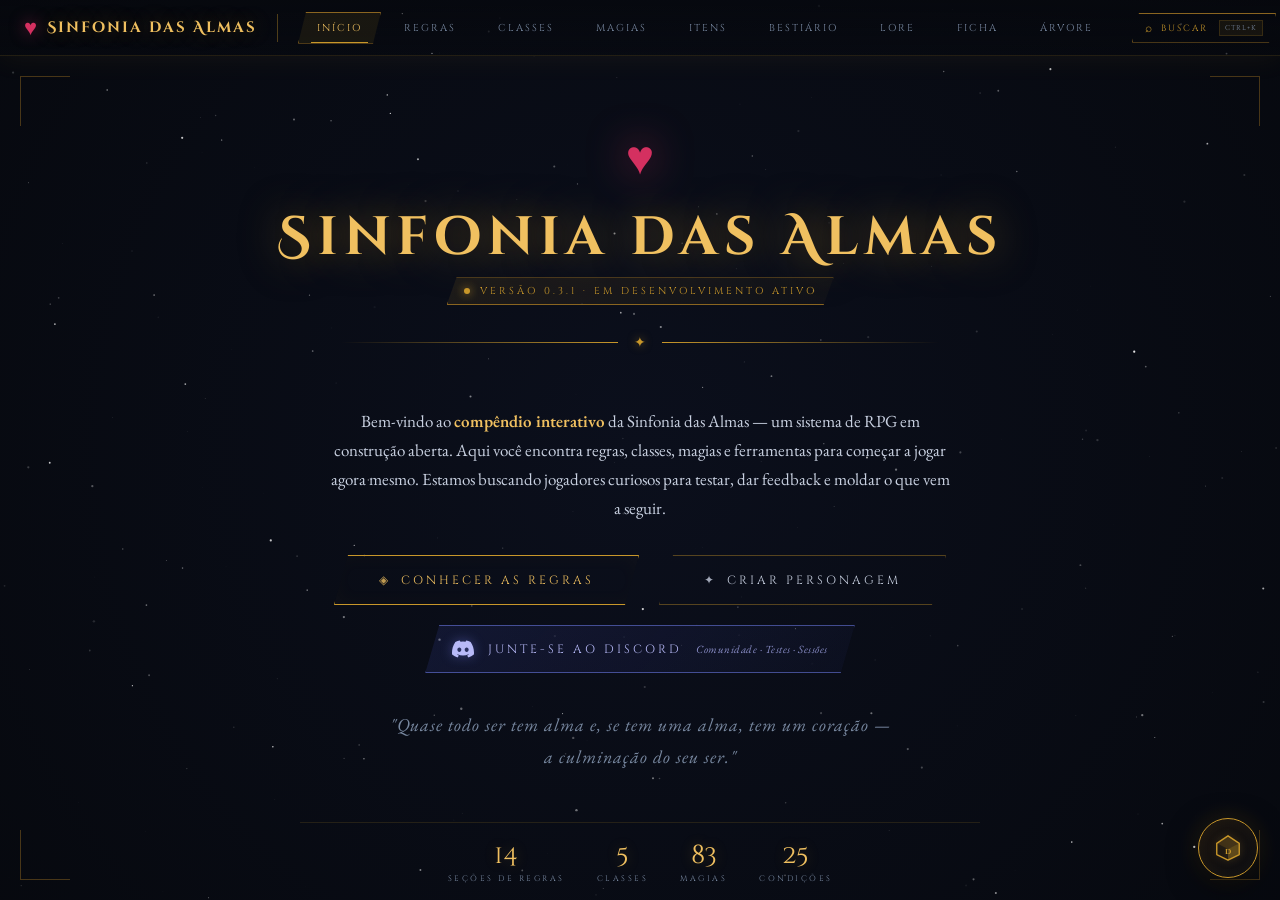
<file: index.html>
<!DOCTYPE html>
<html lang="pt-BR">
<head>
<meta charset="UTF-8">
<meta name="viewport" content="width=device-width, initial-scale=1.0">
<meta name="color-scheme" content="dark">
<title>Sinfonia das Almas</title>
<style>
@import url('https://fonts.googleapis.com/css2?family=Cinzel:wght@400;600;900&family=Cinzel+Decorative:wght@400;700&family=EB+Garamond:ital,wght@0,400;0,500;0,600;1,400&display=swap');

/* ═══════════════════════════════════════
   TOKENS
═══════════════════════════════════════ */
:root {
  --bg:         #06080d;
  --bg-mid:     #0b0f18;
  --panel:      #090c14;
  --panel2:     #0d1020;
  --gold:       #c8972a;
  --gold-light: #f0c060;
  --gold-dim:   #8a6520;
  --gold-faint: rgba(200,151,42,0.09);
  --silver:     #c8d0e0;
  --silver-dim: #7888a0;
  --heart:      #d43060;
  --border:     rgba(200,151,42,0.38);
  --border-h:   rgba(200,151,42,0.75);
  --text:       #ddd0b8;

  --sidebar-w:  220px;
  --header-h:   56px;
}

*, *::before, *::after { box-sizing: border-box; margin: 0; padding: 0; }
html, body { width: 100%; height: 100%; overflow: hidden; }

body {
  background: var(--bg);
  color: var(--silver);
  font-family: 'EB Garamond', serif;
  font-size: 15px;
  display: flex;
  flex-direction: column;
}

/* ═══════════════════════════════════════
   GLOBAL STARFIELD
═══════════════════════════════════════ */
#bg-canvas {
  position: fixed; inset: 0;
  pointer-events: none;
  z-index: 0;
}

/* ═══════════════════════════════════════
   TOP HEADER
═══════════════════════════════════════ */
#site-header {
  position: fixed;
  top: 0; left: 0; right: 0;
  height: var(--header-h);
  background: linear-gradient(to bottom, rgba(6,8,13,0.98), rgba(6,8,13,0.92));
  border-bottom: 1px solid var(--border);
  box-shadow: 0 0 30px rgba(200,151,42,0.08);
  display: flex;
  align-items: center;
  padding: 0 24px;
  gap: 20px;
  z-index: 100;
}

.site-logo {
  display: flex;
  align-items: center;
  gap: 10px;
  flex-shrink: 0;
}

.site-logo .hrt {
  color: var(--heart);
  font-size: 22px;
  animation: hb 1.5s ease-in-out infinite;
  filter: drop-shadow(0 0 8px rgba(212,48,96,0.6));
}
@keyframes hb { 0%,100%{transform:scale(1)} 50%{transform:scale(1.3)} }

.site-logo h1 {
  font-family: 'Cinzel Decorative', serif;
  font-size: 15px;
  font-weight: 700;
  color: var(--gold-light);
  letter-spacing: 2px;
  text-shadow: 0 0 20px rgba(200,151,42,0.4);
  white-space: nowrap;
}

.header-divider {
  width: 1px;
  height: 28px;
  background: var(--border);
  flex-shrink: 0;
}

/* ── NAV TABS in header ── */
#nav-tabs {
  display: flex;
  gap: 4px;
  flex: 1;
}

.nav-tab {
  font-family: 'Cinzel', serif;
  font-size: 10px;
  letter-spacing: 2px;
  text-transform: uppercase;
  padding: 8px 18px;
  background: transparent;
  border: 1px solid transparent;
  color: var(--silver-dim);
  cursor: pointer;
  transition: all 0.2s;
  clip-path: polygon(8px 0%, 100% 0%, calc(100% - 8px) 100%, 0% 100%);
  position: relative;
  white-space: nowrap;
}
.nav-tab::after {
  content: '';
  position: absolute;
  bottom: 0; left: 15%; right: 15%;
  height: 1px;
  background: transparent;
  transition: background 0.2s;
}
.nav-tab:hover { color: var(--silver); border-color: var(--border); }
.nav-tab.active {
  color: var(--gold-light);
  border-color: var(--gold-dim);
  background: var(--gold-faint);
}
.nav-tab.active::after { background: var(--gold); }

/* coming soon badge */
.nav-tab .badge {
  font-size: 7px;
  letter-spacing: 1px;
  color: var(--silver-dim);
  margin-left: 6px;
  opacity: 0.6;
}

/* ── HEADER RIGHT: level / class display ── */
#header-right {
  margin-left: auto;
  display: flex;
  align-items: center;
  gap: 16px;
  flex-shrink: 0;
}
.hdr-stat {
  text-align: right;
}
.hdr-stat .lbl {
  font-family: 'Cinzel', serif;
  font-size: 8px;
  letter-spacing: 2px;
  color: var(--silver-dim);
  text-transform: uppercase;
  display: block;
}
.hdr-stat .val {
  font-family: 'Cinzel Decorative', serif;
  font-size: 18px;
  color: var(--gold-light);
  line-height: 1;
  display: block;
  text-shadow: 0 0 10px rgba(200,151,42,0.4);
}

/* ═══════════════════════════════════════
   MAIN LAYOUT
═══════════════════════════════════════ */
#main {
  position: fixed;
  top: var(--header-h);
  left: 0; right: 0; bottom: 0;
  z-index: 10;
}

/* ═══════════════════════════════════════
   PAGE TRANSITIONS
═══════════════════════════════════════ */

/* Block ALL transitions on load until JS is ready */
body.loading .page {
  transition: none !important;
}

.page {
  position: absolute;
  inset: 0;
  opacity: 0;
  pointer-events: none;
  transform: translateY(16px) scale(0.985);
  transition: opacity 0.45s cubic-bezier(0.4,0,0.2,1),
              transform 0.45s cubic-bezier(0.4,0,0.2,1);
  will-change: opacity, transform;
}
.page.active {
  opacity: 1;
  pointer-events: all;
  transform: translateY(0) scale(1);
}

/* Wipe overlay for dramatic transitions */
#page-wipe {
  position: fixed;
  inset: 0;
  z-index: 9000;
  pointer-events: none;
  background: radial-gradient(ellipse at center, rgba(200,151,42,0.18) 0%, rgba(6,8,13,0.98) 70%);
  opacity: 0;
  transition: opacity 0.3s ease;
}
#page-wipe.flash { opacity: 1; }

/* ═══════════════════════════════════════
   LANDING PAGE
═══════════════════════════════════════ */
#page-home {
  overflow-y: auto;
  overflow-x: hidden;
  display: flex;
  flex-direction: column;
  align-items: center;
  justify-content: flex-start;
  padding: 70px 24px 40px;
}
#page-home::-webkit-scrollbar { width: 6px; }
#page-home::-webkit-scrollbar-thumb { background: var(--gold-dim); border-radius: 3px; }

.home-inner {
  position: relative;
  z-index: 2;
  display: flex;
  flex-direction: column;
  align-items: center;
  text-align: center;
  gap: 0;
}

/* Title block */
.home-heart {
  font-size: 48px;
  color: var(--heart);
  animation: hb 1.5s ease-in-out infinite;
  filter: drop-shadow(0 0 20px rgba(212,48,96,0.7));
  margin-bottom: 20px;
  display: block;
}

.home-title {
  font-family: 'Cinzel Decorative', serif;
  font-size: clamp(28px, 5vw, 54px);
  font-weight: 700;
  color: var(--gold-light);
  letter-spacing: 6px;
  text-shadow: 0 0 40px rgba(200,151,42,0.5), 0 0 100px rgba(200,151,42,0.15);
  line-height: 1.1;
  margin-bottom: 10px;
}

.home-subtitle {
  font-family: 'Cinzel', serif;
  font-size: clamp(10px, 1.5vw, 14px);
  color: var(--silver-dim);
  letter-spacing: 6px;
  text-transform: uppercase;
  margin-bottom: 40px;
}

/* Version chip — replaces subtitle */
.home-version-chip {
  display: inline-flex;
  align-items: center;
  gap: 10px;
  font-family: 'Cinzel', serif;
  font-size: 10px;
  letter-spacing: 3px;
  text-transform: uppercase;
  color: var(--gold);
  padding: 6px 16px;
  background: linear-gradient(135deg, rgba(200,151,42,0.1), rgba(200,151,42,0.03));
  border: 1px solid var(--gold-dim);
  margin-bottom: 28px;
  clip-path: polygon(10px 0%, 100% 0%, calc(100% - 10px) 100%, 0% 100%);
}
.home-version-chip .hvc-dot {
  width: 6px;
  height: 6px;
  border-radius: 50%;
  background: var(--gold);
  box-shadow: 0 0 10px var(--gold);
  animation: hvc-pulse 1.8s ease-in-out infinite;
}
@keyframes hvc-pulse {
  0%, 100% { opacity: 0.45; transform: scale(1); }
  50%      { opacity: 1; transform: scale(1.35); }
}

/* Welcome paragraph */
.home-welcome {
  font-family: 'EB Garamond', serif;
  font-size: clamp(15px, 1.6vw, 17px);
  color: var(--silver);
  line-height: 1.7;
  max-width: 620px;
  text-align: center;
  text-wrap: pretty;
  margin-bottom: 32px;
}
.home-welcome strong {
  color: var(--gold-light);
  font-weight: 600;
}

/* Decorative divider */
.home-divider {
  display: flex;
  align-items: center;
  gap: 16px;
  margin-bottom: 56px;
  width: min(600px, 90vw);
}
.home-divider-line {
  flex: 1;
  height: 1px;
  background: linear-gradient(to right, transparent, var(--gold));
}
.home-divider-line:last-child {
  background: linear-gradient(to left, transparent, var(--gold));
}
.home-divider-gem {
  color: var(--gold);
  font-size: 14px;
  text-shadow: 0 0 10px rgba(200,151,42,0.6);
}

/* Main CTA buttons */
.home-buttons {
  display: flex;
  gap: 20px;
  flex-wrap: wrap;
  justify-content: center;
  margin-bottom: 20px;
}

.home-btn {
  position: relative;
  font-family: 'Cinzel', serif;
  font-size: 12px;
  letter-spacing: 3px;
  text-transform: uppercase;
  padding: 16px 44px;
  cursor: pointer;
  border: 1px solid;
  background: transparent;
  transition: all 0.3s cubic-bezier(0.4,0,0.2,1);
  clip-path: polygon(14px 0%, 100% 0%, calc(100% - 14px) 100%, 0% 100%);
  overflow: hidden;
}

.home-btn::before {
  content: '';
  position: absolute;
  inset: 0;
  background: transparent;
  transition: background 0.3s;
}

.home-btn:hover::before {
  background: rgba(200,151,42,0.08);
}

.home-btn-primary {
  border-color: var(--gold);
  color: var(--gold-light);
  box-shadow: 0 0 20px rgba(200,151,42,0.15), inset 0 0 20px rgba(200,151,42,0.04);
}
.home-btn-primary:hover {
  box-shadow: 0 0 40px rgba(200,151,42,0.35), inset 0 0 30px rgba(200,151,42,0.08);
  border-color: var(--gold-light);
  color: #fff;
  transform: translateY(-2px);
}

.home-btn-secondary {
  border-color: rgba(200,151,42,0.4);
  color: var(--silver);
}
.home-btn-secondary:hover {
  border-color: var(--gold);
  color: var(--gold-light);
  box-shadow: 0 0 20px rgba(200,151,42,0.15);
  transform: translateY(-2px);
}

/* Shimmer effect on primary btn */
.home-btn-primary::after {
  content: '';
  position: absolute;
  top: 0; left: -100%;
  width: 60%;
  height: 100%;
  background: linear-gradient(90deg, transparent, rgba(255,255,255,0.08), transparent);
  transition: left 0.6s ease;
}
.home-btn-primary:hover::after { left: 150%; }

/* Icon inside btn */
.home-btn-icon {
  margin-right: 10px;
  opacity: 0.8;
}

/* Bottom lore text */
.home-lore {
  font-family: 'EB Garamond', serif;
  font-style: italic;
  font-size: clamp(14px, 2vw, 18px);
  color: var(--silver-dim);
  letter-spacing: 1px;
  max-width: 560px;
  line-height: 1.8;
}

/* Discord button — secondary call-to-action */
.home-discord-btn {
  display: inline-flex;
  align-items: center;
  gap: 14px;
  font-family: 'Cinzel', serif;
  text-decoration: none;
  color: #b8baf8;
  padding: 12px 26px;
  background: linear-gradient(135deg, rgba(88,101,242,0.12), rgba(88,101,242,0.04));
  border: 1px solid rgba(120,135,255,0.5);
  margin-bottom: 36px;
  transition: all 0.25s cubic-bezier(0.4,0,0.2,1);
  position: relative;
  clip-path: polygon(14px 0%, 100% 0%, calc(100% - 14px) 100%, 0% 100%);
}
.home-discord-btn:hover {
  background: linear-gradient(135deg, rgba(88,101,242,0.22), rgba(88,101,242,0.08));
  border-color: #8a9aff;
  color: #fff;
  transform: translateY(-2px);
  box-shadow: 0 8px 30px rgba(88,101,242,0.25), 0 0 30px rgba(88,101,242,0.18);
}
.home-discord-btn .hdb-icon {
  width: 22px;
  height: 22px;
  flex-shrink: 0;
  filter: drop-shadow(0 0 6px rgba(120,135,255,0.4));
}
.home-discord-btn .hdb-label {
  font-size: 12px;
  letter-spacing: 3px;
  text-transform: uppercase;
  line-height: 1.2;
  display: block;
}
.home-discord-btn .hdb-sub {
  font-family: 'EB Garamond', serif;
  font-style: italic;
  font-size: 11px;
  color: #8b8fc8;
  letter-spacing: 0.5px;
  text-transform: none;
  display: block;
  margin-top: 1px;
}
.home-discord-btn .hdb-label,
.home-discord-btn .hdb-sub { text-align: left; }

/* Stats row */
.home-stats {
  display: flex;
  gap: 32px;
  margin-top: 48px;
  flex-wrap: wrap;
  justify-content: center;
  padding-top: 20px;
  border-top: 1px solid rgba(200,151,42,0.15);
  width: min(680px, 90vw);
}
.hs-item {
  display: flex;
  flex-direction: column;
  align-items: center;
  gap: 4px;
}
.hs-num {
  font-family: 'Cinzel Decorative', serif;
  font-size: 26px;
  color: var(--gold-light);
  line-height: 1;
  text-shadow: 0 0 14px rgba(200,151,42,0.3);
}
.hs-lbl {
  font-family: 'Cinzel', serif;
  font-size: 8px;
  letter-spacing: 2.5px;
  text-transform: uppercase;
  color: var(--silver-dim);
}

/* Floating particles decoration */
.home-particle {
  position: absolute;
  border-radius: 50%;
  pointer-events: none;
  animation: float-particle linear infinite;
  opacity: 0;
}
@keyframes float-particle {
  0%   { opacity: 0; transform: translateY(0) scale(0.5); }
  10%  { opacity: 1; }
  90%  { opacity: 0.6; }
  100% { opacity: 0; transform: translateY(-120px) scale(1.2); }
}

/* Corner ornaments */
.home-corner {
  position: absolute;
  width: 50px; height: 50px;
  border-color: var(--gold-dim);
  border-style: solid;
  opacity: 0.5;
}
.home-corner-tl { top: 20px; left: 20px; border-width: 1px 0 0 1px; }
.home-corner-tr { top: 20px; right: 20px; border-width: 1px 1px 0 0; }
.home-corner-bl { bottom: 20px; left: 20px; border-width: 0 0 1px 1px; }
.home-corner-br { bottom: 20px; right: 20px; border-width: 0 1px 1px 0; }

/* Version badge */
.home-version {
  margin-top: 32px;
  font-family: 'Cinzel', serif;
  font-size: 8px;
  letter-spacing: 3px;
  color: var(--silver-dim);
  text-transform: uppercase;
  opacity: 0.5;
}



/* ═══════════════════════════════════════
   FICHA PAGE  (scrollable)
═══════════════════════════════════════ */
#page-ficha {
  overflow-y: auto;
  overflow-x: hidden;
}

#page-ficha::-webkit-scrollbar { width: 6px; }
#page-ficha::-webkit-scrollbar-track { background: transparent; }
#page-ficha::-webkit-scrollbar-thumb { background: var(--gold-dim); border-radius: 3px; }

.sheet-wrapper {
  max-width: 980px;
  margin: 0 auto;
  padding: 28px 24px 60px;
  position: relative;
  z-index: 2;
}

/* ficha subheader */
.ficha-header {
  text-align: center;
  margin-bottom: 28px;
}
.ficha-title {
  font-family: 'Cinzel', serif;
  font-size: 13px;
  letter-spacing: 4px;
  text-transform: uppercase;
  color: var(--silver-dim);
  margin-bottom: 10px;
}
.ficha-divider {
  border: none;
  height: 1px;
  background: linear-gradient(to right, transparent, var(--gold), transparent);
  box-shadow: 0 0 10px rgba(200,151,42,0.25);
}

/* Header is more transparent on home */
body.on-home #site-header {
  background: linear-gradient(to bottom, rgba(6,8,13,0.7), rgba(6,8,13,0.4));
  border-bottom-color: rgba(200,151,42,0.15);
}

/* Home page fills the whole screen behind header */
#page-home {
  top: 0 !important;
}

/* ── PRINT BTN ── */
.print-btn {
  display: block;
  margin: 0 auto 24px;
  font-family: 'Cinzel', serif;
  font-size: 10px;
  letter-spacing: 3px;
  text-transform: uppercase;
  padding: 9px 26px;
  background: transparent;
  border: 1px solid var(--gold-dim);
  color: var(--gold);
  cursor: pointer;
  transition: all 0.2s;
  clip-path: polygon(10px 0%, 100% 0%, calc(100% - 10px) 100%, 0% 100%);
}
.print-btn:hover {
  border-color: var(--gold);
  color: var(--gold-light);
  background: var(--gold-faint);
  box-shadow: 0 0 20px rgba(200,151,42,0.15);
}

/* ── PANEL ── */
.panel {
  background: linear-gradient(135deg, var(--panel) 0%, var(--bg) 100%);
  border: 1px solid var(--border);
  padding: 18px 20px;
  margin-bottom: 14px;
  position: relative;
  transition: border-color 0.2s;
  box-shadow: 0 4px 40px rgba(0,0,0,0.4), inset 0 0 40px rgba(200,151,42,0.015);
}
.panel:hover { border-color: var(--border-h); }
.panel::before, .panel::after {
  content: ''; position: absolute;
  width: 10px; height: 10px;
  border-color: var(--gold-dim); border-style: solid;
}
.panel::before { top:-1px; left:-1px; border-width:2px 0 0 2px; }
.panel::after  { bottom:-1px; right:-1px; border-width:0 2px 2px 0; }

.panel-title {
  font-family: 'Cinzel', serif;
  font-size: 10px;
  font-weight: 600;
  letter-spacing: 3px;
  text-transform: uppercase;
  color: var(--gold-light);
  margin-bottom: 16px;
  padding-bottom: 9px;
  border-bottom: 1px solid rgba(200,151,42,0.2);
  display: flex; align-items: center; gap: 8px;
}
.panel-title::before { content:'✦'; font-size:9px; color:var(--gold); }

/* ── FORM ELEMENTS ── */
label {
  display: block;
  font-family: 'Cinzel', serif;
  font-size: 8px;
  letter-spacing: 2px;
  text-transform: uppercase;
  color: var(--silver-dim);
  margin-bottom: 5px;
}
.field-group { margin-bottom: 12px; }

input[type="text"], input[type="number"], textarea, select {
  width: 100%;
  background: rgba(0,0,0,0.38);
  border: 1px solid var(--border);
  color: var(--text);
  font-family: 'EB Garamond', serif;
  font-size: 16px;
  padding: 5px 10px;
  outline: none;
  transition: border-color 0.2s, box-shadow 0.2s;
  -webkit-appearance: none; appearance: none;
}
input[type="text"]:focus, input[type="number"]:focus, textarea:focus, select:focus {
  border-color: var(--gold);
  box-shadow: 0 0 12px rgba(200,151,42,0.18), inset 0 0 6px rgba(200,151,42,0.04);
}
input[type="number"] { text-align:center; -moz-appearance:textfield; }
input[type="number"]::-webkit-inner-spin-button,
input[type="number"]::-webkit-outer-spin-button { -webkit-appearance:none; }
textarea { resize:vertical; min-height:76px; line-height:1.6; }
select option { background:#0b0f18; color:var(--text); }

.sel-wrap { position:relative; }
.sel-wrap::after {
  content:'▾'; position:absolute; right:10px; top:50%; transform:translateY(-50%);
  color:var(--gold); font-size:12px; pointer-events:none;
}
.sel-wrap select { padding-right:26px; cursor:pointer; }

/* ── GRIDS ── */
.identity-grid { display:grid; grid-template-columns:1fr 1fr 1fr; gap:12px; }
.identity-grid .wide { grid-column:span 3; }
.identity-grid .two  { grid-column:span 2; }
.two-col   { display:grid; grid-template-columns:1fr 1fr; gap:14px; }
.three-col { display:grid; grid-template-columns:1fr 1fr 1fr; gap:14px; }

/* ── ATRIBUTOS ── */
.attributes-grid { display:grid; grid-template-columns:repeat(5,1fr); gap:10px; }
.attr-box {
  background:var(--panel2); border:1px solid var(--border);
  text-align:center; padding:12px 6px;
  transition:border-color 0.2s, box-shadow 0.2s;
  clip-path:polygon(10px 0%,100% 0%,calc(100% - 10px) 100%,0% 100%);
}
.attr-box:hover { border-color:var(--gold); box-shadow:0 0 14px rgba(200,151,42,0.12); }
.attr-code { font-family:'Cinzel',serif; font-size:13px; font-weight:600; color:var(--gold-light); display:block; letter-spacing:2px; margin-bottom:2px; }
.attr-name-s { font-family:'Cinzel',serif; font-size:8px; letter-spacing:1px; color:#9aa8c0; display:block; margin-bottom:8px; text-transform:uppercase; }
.attr-die {
  width:100%; background:rgba(0,0,0,0.5); border:1px solid var(--gold-dim);
  color:var(--gold-light); font-family:'Cinzel',serif; font-size:13px;
  padding:5px 2px; text-align:center; cursor:pointer; outline:none;
  -webkit-appearance:none; appearance:none; transition:border-color 0.2s, box-shadow 0.2s;
}
.attr-die:focus { border-color:var(--gold); box-shadow:0 0 8px rgba(200,151,42,0.25); }
.attr-die option { background:#0b0f18; }

/* ── VITALS ── */
.vitals-grid { display:grid; grid-template-columns:repeat(4,1fr); gap:10px; }
.vital-box {
  border:1px solid; background:rgba(0,0,0,0.38);
  padding:10px 6px; text-align:center;
  clip-path:polygon(8px 0%,100% 0%,calc(100% - 8px) 100%,0% 100%);
}
.vital-box.pv   { border-color:#e05050; }
.vital-box.pe   { border-color:#7070e0; }
.vital-box.pi   { border-color:#50b870; }
.vital-box.desl { border-color:#50b8c8; }
.vital-label { font-family:'Cinzel',serif; font-size:8px; letter-spacing:2px; text-transform:uppercase; display:block; margin-bottom:7px; }
.vital-box.pv   .vital-label { color:#e87070; }
.vital-box.pe   .vital-label { color:#8888e8; }
.vital-box.pi   .vital-label { color:#60c880; }
.vital-box.desl .vital-label { color:#60c8d8; }
.vital-inputs { display:flex; align-items:center; justify-content:center; gap:4px; }
.vital-inputs input { width:48px; font-size:19px; border-color:rgba(255,255,255,0.1); padding:2px 3px; }
.vital-sep { font-size:19px; color:var(--silver-dim); }

/* ── COMBAT ── */
.combat-grid { display:grid; grid-template-columns:repeat(4,1fr); gap:10px; }
.combat-box { border:1px solid var(--border); background:rgba(0,0,0,0.38); padding:10px 6px; text-align:center; transition:border-color 0.2s; }
.combat-box:hover { border-color:var(--gold); }
.combat-box label { margin-bottom:7px; }
.combat-box input { font-family:'Cinzel Decorative',serif; font-size:22px; color:var(--gold-light); border:none; border-bottom:1px solid var(--border); background:transparent; text-align:center; width:100%; padding:2px; outline:none; transition:border-color 0.2s; }
.combat-box input:focus { border-bottom-color:var(--gold); box-shadow:none; }

/* ── SOUL ── */
.soul-grid { display:grid; grid-template-columns:1fr 1fr; gap:20px; }
.soul-lbl { font-family:'Cinzel',serif; font-size:9px; letter-spacing:2px; text-transform:uppercase; margin-bottom:8px; display:flex; justify-content:space-between; align-items:center; }
.det-c { color:#c8972a; } .cor-c { color:#c84040; }
.bar-track { height:14px; border:1px solid; background:rgba(0,0,0,0.5); position:relative; overflow:hidden; }
.det-track { border-color:#c8972a; } .cor-track { border-color:#c84040; }
.bar-fill { height:100%; transition:width 0.4s cubic-bezier(.4,0,.2,1); }
.det-fill { background:linear-gradient(90deg,#c8972a,#f0c060); box-shadow:0 0 8px rgba(200,151,42,0.35); }
.cor-fill { background:linear-gradient(90deg,#801010,#c84040); box-shadow:0 0 8px rgba(200,64,64,0.35); }
.soul-controls { display:flex; align-items:center; gap:8px; margin-top:7px; }
.soul-btn { font-family:'Cinzel',serif; font-size:14px; width:26px; height:26px; background:transparent; border:1px solid; cursor:pointer; display:flex; align-items:center; justify-content:center; transition:all .15s; flex-shrink:0; }
.soul-btn:hover { transform:scale(1.12); }
.det-btn { border-color:#d4a030; color:#d4a030; } .det-btn:hover { background:rgba(200,151,42,0.15); }
.cor-btn { border-color:#d44040; color:#d44040; } .cor-btn:hover { background:rgba(200,64,64,0.15); }
.soul-num { font-family:'Cinzel Decorative',serif; font-size:24px; min-width:32px; text-align:center; line-height:1; }
.det-num { color:#c8972a; text-shadow:0 0 10px rgba(200,151,42,0.35); }
.cor-num { color:#c84040; text-shadow:0 0 10px rgba(200,64,64,0.35); }
.pilar-input { width:100%; background:transparent; border:none; border-bottom:1px solid var(--border); color:var(--text); font-family:'EB Garamond',serif; font-size:16px; font-style:italic; padding:4px 0; outline:none; transition:border-color .2s; }
.pilar-input:focus { border-bottom-color:var(--gold); }
.estilhaco-list { display:flex; flex-direction:column; gap:5px; margin-top:5px; }
.estilhaco-item { display:grid; grid-template-columns:1fr auto; gap:8px; align-items:center; border:1px solid rgba(200,64,64,0.18); background:rgba(200,64,64,0.03); padding:6px 10px; }
.estilhaco-item input { border:none; background:transparent; color:#c07060; font-size:15px; padding:0; outline:none; }
.tipo-btn { font-family:'Cinzel',serif; font-size:8px; letter-spacing:1px; padding:3px 7px; background:transparent; border:1px solid; cursor:pointer; transition:all .15s; white-space:nowrap; }
.tipo-btn.benigno { border-color:#40a060; color:#40a060; }
.tipo-btn.maligno { border-color:#c84040; color:#c84040; }
.add-estiln { margin-top:7px; width:100%; font-family:'Cinzel',serif; font-size:8px; letter-spacing:2px; padding:6px; background:transparent; border:1px dashed rgba(200,64,64,0.25); color:rgba(200,64,64,0.45); cursor:pointer; transition:all .15s; text-transform:uppercase; }
.add-estiln:hover { border-color:#c84040; color:#c84040; }
.origem-box { border:1px solid rgba(200,151,42,0.13); background:rgba(200,151,42,0.025); padding:9px 12px; margin-bottom:7px; }
.origem-box label { color:var(--gold); margin-bottom:5px; }
.origin-row { display:flex; align-items:center; gap:9px; margin-top:5px; }
.origin-row input[type="checkbox"] { width:14px; height:14px; accent-color:var(--gold); cursor:pointer; flex-shrink:0; }
.origin-row span { font-family:'EB Garamond',serif; font-size:14px; font-style:italic; color:var(--silver-dim); cursor:pointer; }

/* ── TAGS ── */
.tag-box { display:flex; flex-wrap:wrap; gap:4px; min-height:38px; border:1px solid var(--border); padding:5px 8px; background:rgba(0,0,0,0.38); cursor:text; transition:border-color .2s; }
.tag-box:focus-within { border-color:var(--gold); box-shadow:0 0 10px rgba(200,151,42,0.12); }
.tag { display:flex; align-items:center; gap:5px; background:rgba(200,151,42,0.09); border:1px solid var(--gold-dim); color:var(--gold-light); font-family:'EB Garamond',serif; font-size:14px; padding:2px 8px; font-style:italic; }
.tag-x { cursor:pointer; color:var(--gold-dim); font-style:normal; transition:color .1s; }
.tag-x:hover { color:#c84040; }
.tag-inp { border:none; background:transparent; color:var(--text); font-family:'EB Garamond',serif; font-size:15px; outline:none; min-width:80px; flex:1; font-style:italic; }

/* ── PERÍCIAS ── */
.pericias-grid { display:grid; grid-template-columns:1fr 1fr; gap:3px; }
.pericia-row { display:grid; grid-template-columns:1fr auto auto; gap:8px; align-items:center; border:1px solid rgba(255,255,255,0.03); padding:6px 10px; background:rgba(0,0,0,0.18); transition:border-color .15s,background .15s; }
.pericia-row:hover { border-color:var(--border); background:rgba(200,151,42,0.025); }
.pericia-nome { font-family:'EB Garamond',serif; font-size:16px; color:var(--silver); }
.pericia-comb { font-family:'Cinzel',serif; font-size:7px; color:var(--silver-dim); letter-spacing:1px; }
.pericia-bonus { font-family:'Cinzel',serif; font-size:8px; color:var(--silver-dim); min-width:24px; text-align:right; }
.maestria-sel { background:rgba(0,0,0,0.38); border:1px solid rgba(255,255,255,0.06); color:var(--silver-dim); font-family:'Cinzel',serif; font-size:8px; letter-spacing:1px; padding:3px 6px; cursor:pointer; outline:none; -webkit-appearance:none; appearance:none; transition:border-color .15s,color .15s; }
.maestria-sel.treinado   { border-color:#40a0b0; color:#40a0b0; }
.maestria-sel.experiente { border-color:#40a060; color:#40a060; }
.maestria-sel option { background:#0b0f18; }

/* ── NOTES ── */
.notes-field { width:100%; background:rgba(0,0,0,0.38); border:1px solid var(--border); color:var(--text); font-family:'EB Garamond',serif; font-size:16px; line-height:1.7; padding:9px 12px; resize:vertical; min-height:85px; outline:none; transition:border-color .2s,box-shadow .2s; }
.notes-field:focus { border-color:var(--gold); box-shadow:0 0 12px rgba(200,151,42,0.13); }

/* ── INVENTORY ── */
.inv-grid { display:grid; grid-template-columns:repeat(6,1fr); gap:7px; }
.inv-slot { border:1px solid var(--border); background:rgba(0,0,0,0.38); min-height:60px; padding:5px; display:flex; flex-direction:column; align-items:center; justify-content:center; position:relative; transition:border-color .2s; clip-path:polygon(6px 0%,100% 0%,calc(100% - 6px) 100%,0% 100%); }
.inv-slot:hover { border-color:var(--gold); }
.inv-num { position:absolute; top:3px; left:6px; font-family:'Cinzel',serif; font-size:7px; color:var(--silver-dim); }
.inv-icon { font-size:16px; color:rgba(200,151,42,0.1); margin-bottom:3px; }
.inv-slot input { border:none; background:transparent; color:var(--silver); font-family:'EB Garamond',serif; font-size:13px; text-align:center; width:100%; padding:0; margin-top:5px; }
.inv-slot input:focus { outline:none; color:var(--gold-light); box-shadow:none; }

/* ── SHEET FOOTER ── */
.sheet-footer { text-align:center; margin-top:28px; padding-top:14px; font-family:'Cinzel',serif; font-size:8px; letter-spacing:4px; text-transform:uppercase; color:var(--silver-dim); border-top:1px solid rgba(200,151,42,0.12); }

/* ── RESPONSIVE FICHA ── */
@media (max-width:720px) {
  .attributes-grid { grid-template-columns:repeat(3,1fr); }
  .vitals-grid { grid-template-columns:1fr 1fr; }
  .combat-grid { grid-template-columns:1fr 1fr; }
  .identity-grid { grid-template-columns:1fr 1fr; }
  .identity-grid .wide { grid-column:span 2; }
  .identity-grid .two  { grid-column:span 2; }
  .pericias-grid { grid-template-columns:1fr; }
  .two-col,.three-col { grid-template-columns:1fr; }
  .inv-grid { grid-template-columns:repeat(3,1fr); }
  .soul-grid { grid-template-columns:1fr; }
}

/* ═══════════════════════════════════════
   ÁRVORE PAGE  (canvas-based)
═══════════════════════════════════════ */
#page-arvore {
  overflow: hidden;
}

#tree-canvas {
  position: absolute;
  inset: 0;
  cursor: grab;
  z-index: 1;
}
#tree-canvas.grabbing { cursor: grabbing; }

/* ── TREE UI OVERLAY ── */
#tree-ui {
  position: absolute; inset: 0;
  pointer-events: none;
  z-index: 5;
}

/* class filter bar */
#class-bar {
  pointer-events: all;
  position: absolute;
  top: 0; left: 0; right: 0;
  padding: 10px 18px;
  background: linear-gradient(to bottom, rgba(6,8,13,0.95) 60%, transparent);
  display: flex;
  align-items: center;
  gap: 8px;
}

.class-tab {
  font-family: 'Cinzel', serif;
  font-size: 10px;
  letter-spacing: 1px;
  padding: 6px 14px;
  background: rgba(255,255,255,0.02);
  border: 1px solid rgba(255,255,255,0.07);
  color: var(--silver-dim);
  cursor: pointer;
  transition: all 0.2s;
  text-transform: uppercase;
  clip-path: polygon(7px 0%, 100% 0%, calc(100% - 7px) 100%, 0% 100%);
  position: relative;
}
.class-tab::after { content:''; position:absolute; bottom:0; left:12%; right:12%; height:1px; background:transparent; transition:background .2s; }
.class-tab:hover { color:#ccc; background:rgba(255,255,255,0.05); }
.class-tab.active { color:#fff; background:rgba(255,255,255,0.08); }
.class-tab[data-class="all"].active    { border-color:var(--gold-dim); color:var(--gold-light); }
.class-tab[data-class="all"].active::after { background:var(--gold); }
.class-tab[data-class="guerreiro"].active { border-color:#c84040; color:#ff6060; }
.class-tab[data-class="guerreiro"].active::after { background:#c84040; }
.class-tab[data-class="gatuno"].active    { border-color:#40b8c8; color:#80e8f8; }
.class-tab[data-class="gatuno"].active::after { background:#40b8c8; }
.class-tab[data-class="arqueiro"].active  { border-color:#58c858; color:#90f890; }
.class-tab[data-class="arqueiro"].active::after { background:#58c858; }
.class-tab[data-class="mago"].active      { border-color:#9060e8; color:#c090ff; }
.class-tab[data-class="mago"].active::after { background:#9060e8; }
.class-tab[data-class="sacerdote"].active { border-color:#c8972a; color:#ffe9a0; }
.class-tab[data-class="sacerdote"].active::after { background:#f0c060; }

#pts-panel {
  margin-left: auto;
  text-align: right;
}
#pts-panel .pl { font-family:'Cinzel',serif; font-size:9px; letter-spacing:2px; color:var(--silver-dim); text-transform:uppercase; }
#pts-panel .pv { font-family:'Cinzel Decorative',serif; font-size:20px; color:var(--gold-light); line-height:1; text-shadow:0 0 10px rgba(200,151,42,0.4); }

/* ── TREE BOTTOM ── */
#tree-bottom {
  pointer-events: all;
  position: absolute;
  bottom: 0; left: 0; right: 0;
  padding: 9px 18px 12px;
  background: linear-gradient(to top, rgba(6,8,13,0.95) 60%, transparent);
  display: flex;
  align-items: center;
  justify-content: space-between;
}
#tree-bottom .hint { font-size:11px; color:var(--silver-dim); letter-spacing:1px; }
#reset-btn {
  font-family:'Cinzel',serif; font-size:10px; letter-spacing:2px; padding:6px 16px;
  background:transparent; border:1px solid #442010; color:#804030;
  cursor:pointer; text-transform:uppercase; transition:all .2s;
  clip-path:polygon(6px 0%,100% 0%,calc(100% - 6px) 100%,0% 100%);
}
#reset-btn:hover { border-color:#883020; color:#ff7050; background:rgba(200,60,30,0.07); }

/* ── TOOLTIP ── */
#tooltip {
  pointer-events:none; position:fixed; z-index:200; display:none;
  min-width:220px; max-width:300px;
  background:linear-gradient(135deg,#0d111c,#080b14);
  border:1px solid var(--gold-dim); padding:14px 16px;
  box-shadow:0 8px 40px rgba(0,0,0,0.8), inset 0 0 30px rgba(200,151,42,0.03);
}
#tooltip::before { content:''; position:absolute; top:0; left:0; right:0; height:1px; background:linear-gradient(to right,transparent,var(--gold),transparent); }
.tt-class { font-family:'Cinzel',serif; font-size:8px; letter-spacing:2px; text-transform:uppercase; margin-bottom:5px; }
.tt-name  { font-family:'Cinzel',serif; font-size:13px; font-weight:600; color:var(--gold-light); margin-bottom:4px; line-height:1.2; }
.tt-type  { font-size:11px; color:var(--silver-dim); font-style:italic; margin-bottom:9px; padding-bottom:7px; border-bottom:1px solid rgba(200,151,42,0.18); }
.tt-desc  { font-size:13px; color:var(--silver); line-height:1.6; margin-bottom:7px; }
.tt-cost  { font-family:'Cinzel',serif; font-size:9px; color:var(--gold); letter-spacing:1px; }
.tt-status { font-family:'Cinzel',serif; font-size:9px; margin-top:7px; padding-top:7px; border-top:1px solid rgba(255,255,255,0.05); letter-spacing:1px; }
.tt-status.locked    { color:#664433; }
.tt-status.available { color:var(--gold); }
.tt-status.active    { color:#60c860; }

/* ═══════════════════════════════════════
   COMING SOON PAGE
═══════════════════════════════════════ */
.page-placeholder {
  display: flex;
  flex-direction: column;
  align-items: center;
  justify-content: center;
  height: 100%;
  gap: 16px;
  position: relative;
  z-index: 2;
}
.page-placeholder .ph-icon { font-size: 40px; color: var(--gold-dim); }
.page-placeholder h2 {
  font-family: 'Cinzel Decorative', serif;
  font-size: 18px;
  color: var(--gold);
  letter-spacing: 3px;
  text-shadow: 0 0 20px rgba(200,151,42,0.3);
}
.page-placeholder p {
  font-family: 'EB Garamond', serif;
  font-size: 16px;
  font-style: italic;
  color: var(--silver-dim);
  letter-spacing: 1px;
}
.page-placeholder .ph-line {
  width: 200px; height: 1px;
  background: linear-gradient(to right, transparent, var(--gold-dim), transparent);
}

/* ═══════════════════════════════════════
   PRINT (ficha only)
═══════════════════════════════════════ */
@media print {
  * { -webkit-print-color-adjust:exact !important; print-color-adjust:exact !important; }
  #bg-canvas, #site-header, #tree-canvas, #tree-ui, #tooltip { display:none !important; }
  #page-ficha { position:static; overflow:visible; }
  #main { position:static; }
  body { overflow:visible; }
  .panel { break-inside:avoid; background:#090c14 !important; border-color:rgba(200,151,42,0.35) !important; }
  .print-btn { display:none; }
}
</style>
<link rel="stylesheet" href="css/pages.css">
<link rel="stylesheet" href="css/extras.css">
</head>
<body class="loading on-home">

<template id="__bundler_thumbnail">
  <svg viewBox="0 0 200 200" xmlns="http://www.w3.org/2000/svg">
    <rect width="200" height="200" fill="#06080d"/>
    <circle cx="100" cy="100" r="60" fill="none" stroke="#c8972a" stroke-width="2" opacity="0.4"/>
    <text x="100" y="118" text-anchor="middle" font-family="Georgia, serif" font-size="64" fill="#d43060">♥</text>
  </svg>
</template>

<canvas id="bg-canvas"></canvas>
<div id="page-wipe"></div>

<header id="site-header">
  <div class="site-logo">
    <span class="hrt">♥</span>
    <h1>Sinfonia das Almas</h1>
  </div>

  <div class="header-divider"></div>

  <nav id="nav-tabs">
    <div class="nav-tab" data-page="home">Início</div>
    <div class="nav-tab" data-page="regras">Regras</div>
    <div class="nav-tab" data-page="classes">Classes</div>
    <div class="nav-tab" data-page="magias">Magias</div>
    <div class="nav-tab" data-page="itens">Itens</div>
    <div class="nav-tab" data-page="bestiario">Bestiário</div>
    <div class="nav-tab" data-page="lore">Lore</div>
    <div class="nav-tab" data-page="ficha">Ficha</div>
    <div class="nav-tab" data-page="arvore">Árvore</div>
  </nav>

  <div id="header-right">
    <button id="global-search-btn" class="ref-card-btn" title="Busca global (Ctrl+K)">
      <span class="rcb-glyph">⌕</span>
      <span class="rcb-label">Buscar</span>
      <span class="rcb-kbd">Ctrl+K</span>
    </button>
    <button id="ref-card-btn" class="ref-card-btn" title="Cartão de Referência rápida">
      <span class="rcb-glyph">☰</span>
      <span class="rcb-label">Referência</span>
    </button>
  </div>
</header>

<div id="main">

  <div class="page" id="page-home">
    <div class="home-corner home-corner-tl"></div>
    <div class="home-corner home-corner-tr"></div>
    <div class="home-corner home-corner-bl"></div>
    <div class="home-corner home-corner-br"></div>

    <div class="home-inner">
      <span class="home-heart">♥</span>

      <div class="home-title">Sinfonia das Almas</div>
      <div class="home-version-chip">
        <span class="hvc-dot"></span>
        Versão 0.3.1 · Em desenvolvimento ativo
      </div>

      <div class="home-divider">
        <div class="home-divider-line"></div>
        <span class="home-divider-gem">✦</span>
        <div class="home-divider-line"></div>
      </div>

      <p class="home-welcome">
        Bem-vindo ao <strong>compêndio interativo</strong> da Sinfonia das Almas — um sistema de RPG em construção aberta. Aqui você encontra regras, classes, magias e ferramentas para começar a jogar agora mesmo. Estamos buscando jogadores curiosos para testar, dar feedback e moldar o que vem a seguir.
      </p>

      <div class="home-buttons">
        <button class="home-btn home-btn-primary" data-goto="regras">
          <span class="home-btn-icon">◈</span>Conhecer as Regras
        </button>
        <button class="home-btn home-btn-secondary" data-goto="ficha">
          <span class="home-btn-icon">✦</span>Criar Personagem
        </button>
      </div>

      <a href="https://discord.gg/5ffQrAMGFE" id="home-discord-link" class="home-discord-btn" target="_blank" rel="noopener">
        <svg viewBox="0 0 24 24" class="hdb-icon" aria-hidden="true">
          <path fill="currentColor" d="M20.317 4.37a19.79 19.79 0 0 0-4.885-1.515.074.074 0 0 0-.079.037c-.21.375-.444.864-.608 1.25a18.27 18.27 0 0 0-5.487 0 12.64 12.64 0 0 0-.617-1.25.077.077 0 0 0-.079-.037A19.74 19.74 0 0 0 3.677 4.37a.07.07 0 0 0-.032.027C.533 9.046-.32 13.58.099 18.058a.082.082 0 0 0 .031.057 19.9 19.9 0 0 0 5.993 3.03.078.078 0 0 0 .084-.028 14.09 14.09 0 0 0 1.226-1.994.076.076 0 0 0-.041-.106 13.107 13.107 0 0 1-1.872-.892.077.077 0 0 1-.008-.128 10.2 10.2 0 0 0 .372-.292.074.074 0 0 1 .077-.01c3.928 1.793 8.18 1.793 12.062 0a.074.074 0 0 1 .078.01c.12.098.246.198.373.292a.077.077 0 0 1-.006.127 12.299 12.299 0 0 1-1.873.892.077.077 0 0 0-.041.107c.36.698.772 1.362 1.225 1.993a.076.076 0 0 0 .084.028 19.839 19.839 0 0 0 6.002-3.03.077.077 0 0 0 .032-.054c.5-5.177-.838-9.674-3.549-13.66a.061.061 0 0 0-.031-.03zM8.02 15.33c-1.183 0-2.157-1.085-2.157-2.419 0-1.333.956-2.419 2.157-2.419 1.21 0 2.176 1.096 2.157 2.42 0 1.333-.956 2.418-2.157 2.418zm7.975 0c-1.183 0-2.157-1.085-2.157-2.419 0-1.333.955-2.419 2.157-2.419 1.21 0 2.176 1.096 2.157 2.42 0 1.333-.946 2.418-2.157 2.418z"/>
        </svg>
        <span class="hdb-label">Junte-se ao Discord</span>
        <span class="hdb-sub">Comunidade · Testes · Sessões</span>
      </a>

      <div class="home-lore">
        "Quase todo ser tem alma e, se tem uma alma, tem um coração —<br>
        a culminação do seu ser."
      </div>

      <div class="home-stats">
        <div class="hs-item"><div class="hs-num">14</div><div class="hs-lbl">Seções de Regras</div></div>
        <div class="hs-item"><div class="hs-num">5</div><div class="hs-lbl">Classes</div></div>
        <div class="hs-item"><div class="hs-num">83</div><div class="hs-lbl">Magias</div></div>
        <div class="hs-item"><div class="hs-num">25</div><div class="hs-lbl">Condições</div></div>
      </div>
    </div>

    <div class="home-version">v0.3.1 · Sinfonia das Almas</div>
  </div>

  <div class="page" id="page-ficha">
    <div class="sheet-wrapper">
      <div class="ficha-header">
        <div class="ficha-title">Ficha de Personagem</div>
        <hr class="ficha-divider">
      </div>

      <button class="print-btn" onclick="window.print()">Imprimir / Salvar PDF</button>

      <div class="panel">
        <div class="panel-title">Identidade</div>
        <div class="identity-grid">
          <div class="field-group wide">
            <label>Nome do Personagem</label>
            <input type="text" placeholder="Como sua alma é conhecida...">
          </div>
          <div class="field-group">
            <label>Classe</label>
            <div class="sel-wrap">
              <select>
                <option value="">— escolha —</option>
                <option>Guerreiro</option><option>Gatuno</option>
                <option>Arqueiro</option><option>Mago</option>
                <option>Sacerdote</option>
              </select>
            </div>
          </div>
          <div class="field-group">
            <label>Nível</label>
            <input type="number" value="5" min="1" max="99">
          </div>
          <div class="field-group">
            <label>Pts de Habilidade</label>
            <input type="number" id="ficha-pts" value="5" min="0" oninput="syncPts(this.value)">
          </div>
          <div class="field-group two">
            <label>Evento Marcante</label>
            <input type="text" placeholder="A cicatriz ou troféu que moldou sua alma...">
          </div>
          <div class="field-group">
            <label>Ocupação</label>
            <input type="text" placeholder="Ex: Guerreiro Amargurado">
          </div>
        </div>
      </div>

      <div class="panel">
        <div class="panel-title">Atributos</div>
        <div class="attributes-grid">
          <div class="attr-box">
            <span class="attr-code">POD</span><span class="attr-name-s">Poder</span>
            <select class="attr-die"><option>d6</option><option>d8</option><option selected>d10</option><option>d12</option></select>
          </div>
          <div class="attr-box">
            <span class="attr-code">AGI</span><span class="attr-name-s">Agilidade</span>
            <select class="attr-die"><option>d6</option><option selected>d8</option><option>d10</option><option>d12</option></select>
          </div>
          <div class="attr-box">
            <span class="attr-code">INT</span><span class="attr-name-s">Intelecto</span>
            <select class="attr-die"><option>d6</option><option selected>d8</option><option>d10</option><option>d12</option></select>
          </div>
          <div class="attr-box">
            <span class="attr-code">CAR</span><span class="attr-name-s">Carisma</span>
            <select class="attr-die"><option>d6</option><option selected>d8</option><option>d10</option><option>d12</option></select>
          </div>
          <div class="attr-box">
            <span class="attr-code">MIS</span><span class="attr-name-s">Misticismo</span>
            <select class="attr-die"><option selected>d6</option><option>d8</option><option>d10</option><option>d12</option></select>
          </div>
        </div>
      </div>

      <div class="two-col">
        <div class="panel">
          <div class="panel-title">Status Vitais</div>
          <div class="vitals-grid">
            <div class="vital-box pv"><span class="vital-label">♥ PV</span>
              <div class="vital-inputs"><input type="number" value="30" min="0"><span class="vital-sep">/</span><input type="number" value="30" min="0"></div></div>
            <div class="vital-box pe"><span class="vital-label">✦ PE</span>
              <div class="vital-inputs"><input type="number" value="30" min="0"><span class="vital-sep">/</span><input type="number" value="30" min="0"></div></div>
            <div class="vital-box pi"><span class="vital-label">◈ PI</span>
              <div class="vital-inputs"><input type="number" value="6" min="0"><span class="vital-sep">/</span><input type="number" value="6" min="0"></div></div>
            <div class="vital-box desl"><span class="vital-label">► Desl.</span>
              <div class="vital-inputs"><input type="number" value="9" min="0"><span class="vital-sep">m</span></div></div>
          </div>
        </div>
        <div class="panel">
          <div class="panel-title">Combate</div>
          <div class="combat-grid">
            <div class="combat-box"><label>Defesa</label><input type="number" value="8" min="0"></div>
            <div class="combat-box"><label>Iniciativa</label><input type="number" value="4" min="0"></div>
            <div class="combat-box"><label>ND Mística</label><input type="number" value="8" min="0"></div>
            <div class="combat-box"><label>Estilhaços</label><input type="number" value="0" min="0"></div>
          </div>
        </div>
      </div>

      <div class="panel">
        <div class="panel-title">Eixo da Alma</div>
        <div class="soul-grid">
          <div>
            <div class="soul-lbl det-c"><span>★ Determinação</span><span id="det-val" style="font-family:'Cinzel Decorative',serif;font-size:13px;">7</span></div>
            <div class="bar-track det-track"><div class="bar-fill det-fill" id="det-bar" style="width:70%"></div></div>
            <div class="soul-controls">
              <button class="soul-btn det-btn" onclick="changeSoul('det',-1)">−</button>
              <span class="soul-num det-num" id="det-num">7</span>
              <button class="soul-btn det-btn" onclick="changeSoul('det',1)">+</button>
            </div>
            <div class="field-group" style="margin-top:14px;">
              <label>Pilar da Alma</label>
              <input class="pilar-input" type="text" placeholder="O que sustenta sua vontade de continuar...">
            </div>
          </div>
          <div>
            <div class="soul-lbl cor-c"><span>☠ Corrupção</span><span id="cor-val" style="font-family:'Cinzel Decorative',serif;font-size:13px;">3</span></div>
            <div class="bar-track cor-track"><div class="bar-fill cor-fill" id="cor-bar" style="width:30%"></div></div>
            <div class="soul-controls">
              <button class="soul-btn cor-btn" onclick="changeSoul('cor',-1)">−</button>
              <span class="soul-num cor-num" id="cor-num">3</span>
              <button class="soul-btn cor-btn" onclick="changeSoul('cor',1)">+</button>
            </div>
            <div style="margin-top:14px;">
              <label>Estilhaços da Alma</label>
              <div class="estilhaco-list" id="estilhaco-list">
                <div class="estilhaco-item">
                  <input type="text" placeholder="Descreva a mutação...">
                  <button class="tipo-btn benigno" onclick="toggleTipo(this)">Benigno</button>
                </div>
              </div>
              <button class="add-estiln" onclick="addEstilhaco()">+ Novo Estilhaço</button>
            </div>
          </div>
        </div>
      </div>

      <div class="three-col">
        <div class="panel">
          <div class="panel-title" style="color:#80e8f8;">Qualidades</div>
          <div class="tag-box" id="qual-c" onclick="document.getElementById('qual-i').focus()">
            <input class="tag-inp" id="qual-i" placeholder="Digite e Enter..." onkeydown="addTag(event,'qual-c','qual-i')">
          </div>
        </div>
        <div class="panel">
          <div class="panel-title" style="color:#c87070;">Defeitos</div>
          <div class="tag-box" id="def-c" onclick="document.getElementById('def-i').focus()">
            <input class="tag-inp" id="def-i" placeholder="Digite e Enter..." onkeydown="addTag(event,'def-c','def-i')">
          </div>
        </div>
        <div class="panel">
          <div class="panel-title" style="color:#80c880;">Origens</div>
          <div class="origem-box"><label>Evento Marcante</label>
            <div class="origin-row"><input type="checkbox" id="ev-c"><span onclick="document.getElementById('ev-c').click()">usado nesta sessão</span></div>
          </div>
          <div class="origem-box"><label>Ocupação</label>
            <div class="origin-row"><input type="checkbox" id="oc-c"><span onclick="document.getElementById('oc-c').click()">usado nesta sessão</span></div>
          </div>
        </div>
      </div>

      <div class="panel">
        <div class="panel-title">Perícias</div>
        <div class="pericias-grid" id="pericias-grid"></div>
      </div>

      <div class="two-col">
        <div class="panel">
          <div class="panel-title">Habilidades de Classe</div>
          <textarea class="notes-field" rows="7" placeholder="Ex: Manobra de Combate (NH2)&#10;Golpe Giratório — 10 PE&#10;Ataque Extra..."></textarea>
        </div>
        <div class="panel">
          <div class="panel-title">Magias Conhecidas</div>
          <textarea class="notes-field" rows="7" placeholder="Ex: [1º] Dardo de Fogo — 10 PE&#10;[1º] Raio de Gelo — 10 PE&#10;[2º] Bola de Fogo — 30 PE..."></textarea>
        </div>
      </div>

      <div class="panel">
        <div class="panel-title">Inventário</div>
        <div class="inv-grid" id="inv-grid"></div>
      </div>

      <div class="panel">
        <div class="panel-title">Equipamento</div>
        <div class="two-col">
          <div>
            <div class="field-group"><label>Arma Principal</label><input type="text" placeholder="Ex: Espada Longa — 1d8+2 corte"></div>
            <div class="field-group"><label>Arma Secundária / Conduíte</label><input type="text" placeholder="Ex: Cajado Arcano — +8 fixo"></div>
          </div>
          <div>
            <div class="field-group"><label>Armadura</label><input type="text" placeholder="Ex: Armadura de Couro — Def +2"></div>
            <div class="field-group"><label>Itens Especiais</label><input type="text" placeholder="Ex: Poção de Cura ×2, Grimório..."></div>
          </div>
        </div>
      </div>

      <div class="panel">
        <div class="panel-title">Notas &amp; História</div>
        <textarea class="notes-field" rows="6" placeholder="Anotações livres, história, contatos, missões..."></textarea>
      </div>

      <div class="sheet-footer">♥ &nbsp; Sinfonia das Almas — Ficha Editável &nbsp; ♥</div>
    </div>
  </div>

  <div class="page" id="page-arvore">
    <canvas id="tree-canvas"></canvas>
    <div id="tree-ui">
      <div id="class-bar">
        <div class="class-tab active" data-class="all">Todas</div>
        <div class="class-tab" data-class="guerreiro">Guerreiro</div>
        <div class="class-tab" data-class="gatuno">Gatuno</div>
        <div class="class-tab" data-class="arqueiro">Arqueiro</div>
        <div class="class-tab" data-class="mago">Mago</div>
        <div class="class-tab" data-class="sacerdote">Sacerdote</div>
        <div id="pts-panel" style="margin-left:auto;">
          <div class="pl">Pontos Gastos</div>
          <div class="pv" id="pts-display">0</div>
        </div>
      </div>
      <div id="tree-bottom">
        <div class="hint">Scroll: zoom &nbsp;|&nbsp; Drag: mover &nbsp;|&nbsp; Click: ativar nó</div>
        <button id="reset-btn">Resetar Árvore</button>
      </div>
    </div>
  </div>

  <div class="page" id="page-regras"></div>

  <div class="page" id="page-classes"></div>

  <div class="page" id="page-magias"></div>

  <div class="page" id="page-itens"></div>

  <div class="page" id="page-bestiario"></div>

  <div class="page" id="page-lore"></div>

</div><div id="tooltip">
  <div class="tt-class" id="tt-class"></div>
  <div class="tt-name"  id="tt-name"></div>
  <div class="tt-type"  id="tt-type"></div>
  <div class="tt-desc"  id="tt-desc"></div>
  <div class="tt-cost"  id="tt-cost"></div>
  <div class="tt-status" id="tt-status"></div>
</div>

<script>
// ═══════════════════════════════════════════════
//  STARFIELD BACKGROUND (shared)
// ═══════════════════════════════════════════════
(function(){
  const c = document.getElementById('bg-canvas');
  const x = c.getContext('2d');
  let stars = [];
  function init(){
    c.width = window.innerWidth; c.height = window.innerHeight;
    stars = [];
    for(let i=0;i<280;i++) stars.push({
      sx: Math.random()*c.width, sy: Math.random()*c.height,
      r: Math.random()*1.2, a: Math.random(),
      sp: 0.003+Math.random()*0.006, ph: Math.random()*Math.PI*2
    });
  }
  function draw(t){
    c.width = window.innerWidth; c.height = window.innerHeight;
    const gr=x.createRadialGradient(c.width/2,c.height/2,0,c.width/2,c.height/2,c.width*.7);
    gr.addColorStop(0,'#0b0f1c'); gr.addColorStop(1,'#06080d');
    x.fillStyle=gr; x.fillRect(0,0,c.width,c.height);
    stars.forEach(s=>{
      const a=(0.3+0.7*(Math.sin(t*s.sp+s.ph)*.5+.5))*s.a;
      x.globalAlpha=a; x.fillStyle='#fff';
      x.beginPath(); x.arc(s.sx,s.sy,s.r,0,Math.PI*2); x.fill();
    });
    x.globalAlpha=1;
    requestAnimationFrame(draw);
  }
  window.addEventListener('resize',init);
  init(); requestAnimationFrame(draw);
})();

// ═══════════════════════════════════════════════
//  PAGE NAVIGATION — with wipe transition
// ═══════════════════════════════════════════════
let currentPage = 'home';
const wipe = document.getElementById('page-wipe');

function navigateTo(pg) {
  if (pg === currentPage) return;
  // Nav sound
  try {
    const ac = getAudio(), now = ac.currentTime, out = masterGain(ac);
    const o = ac.createOscillator(), g = ac.createGain();
    o.connect(g); g.connect(out);
    o.type = 'sine';
    o.frequency.setValueAtTime(440, now);
    o.frequency.exponentialRampToValueAtTime(660, now + 0.12);
    g.gain.setValueAtTime(0, now);
    g.gain.linearRampToValueAtTime(0.06, now + 0.02);
    g.gain.exponentialRampToValueAtTime(0.0001, now + 0.22);
    o.start(now); o.stop(now + 0.25);
  } catch(e) {}

  // Flash wipe
  wipe.style.pointerEvents = 'all';
  wipe.classList.add('flash');

  setTimeout(() => {
    // Switch pages
    document.querySelectorAll('.nav-tab').forEach(t => t.classList.remove('active'));
    document.querySelectorAll('.page').forEach(p => p.classList.remove('active'));
    const tab = document.querySelector(`.nav-tab[data-page="${pg}"]`);
    if (tab) tab.classList.add('active');
    const page = document.getElementById('page-' + pg);
    if (page) page.classList.add('active');
    currentPage = pg;
    if (pg === 'arvore') treeResize();
    // toggle home class for header transparency
    document.body.classList.toggle('on-home', pg === 'home');
    // toggle tree class so floating dice doesn't collide with tree-bottom bar
    document.body.classList.toggle('tree-active', pg === 'arvore');

    // Fade wipe out
    wipe.classList.remove('flash');
    setTimeout(() => { wipe.style.pointerEvents = 'none'; }, 300);
  }, 250);
}

document.querySelectorAll('.nav-tab').forEach(tab => {
  tab.addEventListener('click', () => navigateTo(tab.dataset.page));
});

// Home CTA buttons
document.querySelectorAll('.home-btn[data-goto]').forEach(btn => {
  btn.addEventListener('click', () => navigateTo(btn.dataset.goto));
});

// ── Floating particles on home page ──
(function spawnHomeParticles() {
  const home = document.getElementById('page-home');
  const colors = ['#c8972a', '#f0c060', '#d43060', '#a0aabb'];
  setInterval(() => {
    if (currentPage !== 'home') return;
    const p = document.createElement('div');
    p.className = 'home-particle';
    const size = 2 + Math.random() * 4;
    const col = colors[Math.floor(Math.random() * colors.length)];
    const dur = 4 + Math.random() * 6;
    p.style.cssText = `
      width:${size}px; height:${size}px;
      background:${col};
      left:${10 + Math.random() * 80}%;
      bottom:${10 + Math.random() * 30}%;
      animation-duration:${dur}s;
      box-shadow: 0 0 ${size*2}px ${col};
    `;
    home.appendChild(p);
    setTimeout(() => p.remove(), dur * 1000);
  }, 400);
})();

// ═══════════════════════════════════════════════
//  FICHA — SOUL
// ═══════════════════════════════════════════════
let detV=7,corV=3;
function changeSoul(type,delta){
  if(type==='det'){ detV=Math.max(0,Math.min(10,detV+delta)); corV=10-detV; }
  else { corV=Math.max(0,Math.min(10,corV+delta)); detV=10-corV; }
  document.getElementById('det-val').textContent=detV;
  document.getElementById('det-num').textContent=detV;
  document.getElementById('det-bar').style.width=(detV*10)+'%';
  document.getElementById('cor-val').textContent=corV;
  document.getElementById('cor-num').textContent=corV;
  document.getElementById('cor-bar').style.width=(corV*10)+'%';
}

function addEstilhaco(){
  const list=document.getElementById('estilhaco-list');
  const item=document.createElement('div'); item.className='estilhaco-item';
  item.innerHTML=`<input type="text" placeholder="Descreva a mutação..."><button class="tipo-btn benigno" onclick="toggleTipo(this)">Benigno</button>`;
  list.appendChild(item);
}
function toggleTipo(btn){
  if(btn.classList.contains('benigno')){ btn.classList.replace('benigno','maligno'); btn.textContent='Maligno'; }
  else { btn.classList.replace('maligno','benigno'); btn.textContent='Benigno'; }
}
function addTag(e,cId,iId){
  if(e.key!=='Enter') return; e.preventDefault();
  const inp=document.getElementById(iId), val=inp.value.trim(); if(!val) return;
  const c=document.getElementById(cId);
  const tag=document.createElement('div'); tag.className='tag';
  tag.innerHTML=`<span>${val}</span><span class="tag-x" onclick="this.parentElement.remove()">✕</span>`;
  c.insertBefore(tag,inp); inp.value='';
}

// sync points ficha ↔ tree header
function syncPts(val){
  totalPoints = parseInt(val)||0;
  // header badge removed; tree now shows used points (no cap) — nothing to sync
}

// ── PERÍCIAS ──
const PERICIAS=[
  {nome:'Armas Brancas',comb:'POD+AGI'},{nome:'Armas de Fogo',comb:'AGI+INT'},
  {nome:'Atletismo',comb:'POD+AGI'},{nome:'Briga',comb:'POD+AGI'},
  {nome:'Condução',comb:'AGI+INT'},{nome:'Furtividade',comb:'AGI+INT'},
  {nome:'Fortitude',comb:'POD+POD'},{nome:'Força de Vontade',comb:'POD+CAR'},
  {nome:'Reflexos',comb:'AGI+AGI'},{nome:'Ladinagem',comb:'AGI+INT'},
  {nome:'Ofícios',comb:'INT+AGI'},{nome:'Sobrevivência',comb:'POD+INT'},
  {nome:'Empatia c/ Animais',comb:'CAR+CAR'},{nome:'Etiqueta',comb:'CAR+INT'},
  {nome:'Intimidação',comb:'CAR+POD'},{nome:'Liderança',comb:'CAR+CAR'},
  {nome:'Malandragem',comb:'INT+CAR'},{nome:'Performance',comb:'CAR+AGI'},
  {nome:'Persuasão',comb:'CAR+CAR'},{nome:'Intuição',comb:'INT+CAR'},
  {nome:'Subterfúgio',comb:'CAR+INT'},{nome:'Ciência',comb:'INT+INT'},
  {nome:'Erudição',comb:'INT+INT'},{nome:'Finanças',comb:'INT+INT'},
  {nome:'Investigação',comb:'INT+INT'},{nome:'Medicina',comb:'INT+MIS'},
  {nome:'Arcanismo',comb:'MIS+MIS'},{nome:'Percepção',comb:'INT+MIS'},
  {nome:'Política',comb:'INT+CAR'},{nome:'Tecnologia',comb:'INT+INT'},
];
(function buildPericias(){
  const grid=document.getElementById('pericias-grid');
  const bmap={'':'—','Iniciante':'+2','Treinado':'+4','Experiente':'+6'};
  PERICIAS.forEach(p=>{
    const row=document.createElement('div'); row.className='pericia-row';
    row.innerHTML=`<div><div class="pericia-nome">${p.nome}</div><div class="pericia-comb">${p.comb}</div></div>
    <span class="pericia-bonus">—</span>
    <select class="maestria-sel"><option value="">—</option><option value="Iniciante">Ini +2</option><option value="Treinado">Tre +4</option><option value="Experiente">Exp +6</option></select>`;
    const sel=row.querySelector('.maestria-sel'), bonus=row.querySelector('.pericia-bonus');
    sel.addEventListener('change',function(){
      bonus.textContent=bmap[this.value]||'—';
      this.className='maestria-sel';
      if(this.value==='Treinado') this.classList.add('treinado');
      if(this.value==='Experiente') this.classList.add('experiente');
      bonus.style.color=this.value==='Experiente'?'#40a060':this.value==='Treinado'?'#40a0b0':'var(--silver-dim)';
    });
    grid.appendChild(row);
  });
})();

// ── INVENTÁRIO ──
(function buildInv(){
  const g=document.getElementById('inv-grid');
  for(let i=1;i<=6;i++){
    const s=document.createElement('div'); s.className='inv-slot';
    s.innerHTML=`<span class="inv-num">${i}</span><span class="inv-icon">◈</span><input type="text" placeholder="vazio">`;
    g.appendChild(s);
  }
})();

// ═══════════════════════════════════════════════
//  TREE DATA
// ═══════════════════════════════════════════════
const CLASSES = {
  guerreiro:{ label:'Guerreiro', color:'#c84040', glow:'#ff6060', cx:-500, cy:-100 },
  gatuno:   { label:'Gatuno',    color:'#40b8c8', glow:'#80e8f8', cx: 500, cy:-100 },
  arqueiro: { label:'Arqueiro',  color:'#58c858', glow:'#90f890', cx:-500, cy: 300 },
  mago:     { label:'Mago',      color:'#9060e8', glow:'#c090ff', cx: 500, cy: 300 },
  sacerdote:{ label:'Sacerdote', color:'#f0c060', glow:'#ffe9a0', cx:   0, cy: 820 },
};

const NODES=[
  {id:'center',label:'Origem',type:'start',cls:'all',x:0,y:0,cost:0,passive:true,desc:'O ponto de partida de toda jornada.'},
  // GUERREIRO
  {id:'g_start',label:'Despertar do Guerreiro',type:'start',cls:'guerreiro',x:-500,y:-100,cost:0,desc:'Você ouviu o chamado das batalhas.'},
  {id:'g_espadas',label:'Perícia com Espadas',type:'major',cls:'guerreiro',x:-680,y:-100,cost:1,desc:'Espadas sem penalidade. +1 dano.'},
  {id:'g_hastes',label:'Perícia com Hastes',type:'major',cls:'guerreiro',x:-500,y:-260,cost:1,desc:'Lanças e alabardas. Alcance +1,5m.'},
  {id:'g_pesadas',label:'Perícia com Pesadas',type:'major',cls:'guerreiro',x:-500,y:60,cost:1,desc:'Maças e machados. Ignorar 2 RD.'},
  {id:'g_vigor1',label:'Vigor I',type:'minor',cls:'guerreiro',x:-840,y:-100,cost:1,desc:'+9 PV máximos.'},
  {id:'g_vigor2',label:'Vigor II',type:'minor',cls:'guerreiro',x:-960,y:-60,cost:1,desc:'+9 PV máximos.'},
  {id:'g_vigor3',label:'Vigor III',type:'minor',cls:'guerreiro',x:-960,y:-140,cost:1,desc:'+9 PV máximos.'},
  {id:'g_provocar',label:'Provocar',type:'major',cls:'guerreiro',x:-680,y:60,cost:1,desc:'5 PE: force inimigos a te atacar.'},
  {id:'g_provocar2',label:'Provocar Aprimorado',type:'minor',cls:'guerreiro',x:-680,y:180,cost:1,desc:'Afeta +1 alvo. -2 no teste inimigo.'},
  {id:'g_atq_extra',label:'Ataque Extra',type:'keystone',cls:'guerreiro',x:-840,y:-260,cost:2,desc:'Realize um segundo ataque no turno.'},
  {id:'g_manobra1',label:'Golpe Giratório',type:'major',cls:'guerreiro',x:-340,y:-260,cost:1,desc:'10 PE: ataque em área de 3m.'},
  {id:'g_manobra2',label:'Rude Buster',type:'major',cls:'guerreiro',x:-340,y:-140,cost:1,desc:'15 PE: ataque poderoso a 9m.'},
  {id:'g_manobra3',label:'Postura de Aço',type:'major',cls:'guerreiro',x:-340,y:60,cost:1,desc:'Ação Parcial, 10 PE: -10 dano, +5 Defesa.'},
  {id:'g_manobra4',label:'Contra Ataque',type:'minor',cls:'guerreiro',x:-340,y:180,cost:1,desc:'Dado PAR: reação para atacar.'},
  {id:'g_milagre',label:'Iniciado em Milagres',type:'keystone',cls:'guerreiro',x:-660,y:-380,cost:2,desc:'Aprenda magias Sagradas de 1º Círculo.'},
  {id:'g_lider',label:'Líder Inspirador',type:'major',cls:'guerreiro',x:-840,y:60,cost:1,desc:'15 PE: PVT a aliados = 3×dado POD.'},
  // GATUNO
  {id:'r_start',label:'Despertar do Gatuno',type:'start',cls:'gatuno',x:500,y:-100,cost:0,desc:'Você abraçou as sombras.'},
  {id:'r_leves',label:'Perícia com Leves',type:'major',cls:'gatuno',x:680,y:-100,cost:1,desc:'Adagas e facas sem penalidade.'},
  {id:'r_precisao',label:'Perícia com Precisão',type:'major',cls:'gatuno',x:500,y:-260,cost:1,desc:'Bestas leves e pistolas.'},
  {id:'r_reflexos',label:'Reflexos Apurados',type:'major',cls:'gatuno',x:500,y:60,cost:1,desc:'5 PE: +5 em testes de Reflexos.'},
  {id:'r_esquiva',label:'Esquiva Implacável',type:'major',cls:'gatuno',x:680,y:60,cost:1,desc:'10 PE: reduza metade do dano.'},
  {id:'r_esquiva2',label:'Esquiva Aprimorada',type:'minor',cls:'gatuno',x:840,y:60,cost:1,desc:'Esquiva custa apenas 5 PE.'},
  {id:'r_atkvital',label:'Ataque Vital I',type:'keystone',cls:'gatuno',x:840,y:-100,cost:2,desc:'1d6 extra contra Desprevenidos.'},
  {id:'r_atkvital2',label:'Ataque Vital II',type:'minor',cls:'gatuno',x:960,y:-60,cost:1,desc:'Dado de Ataque Vital: 2d6.'},
  {id:'r_atkvital3',label:'Ataque Vital III',type:'minor',cls:'gatuno',x:960,y:-140,cost:1,desc:'Dado de Ataque Vital: 3d6.'},
  {id:'r_veneno1',label:'Iniciado em Venenos',type:'major',cls:'gatuno',x:500,y:-380,cost:1,desc:'Fabrique e aplique toxinas básicas.'},
  {id:'r_veneno2',label:'Corpo Resistente',type:'minor',cls:'gatuno',x:340,y:-380,cost:1,desc:'Vantagem vs venenos.'},
  {id:'r_veneno3',label:'Venenos Avançados',type:'major',cls:'gatuno',x:660,y:-380,cost:1,desc:'Toxinas superiores. ND +2.'},
  {id:'r_passo',label:'Passo das Sombras',type:'major',cls:'gatuno',x:340,y:-100,cost:1,desc:'10 PE: teleporte 6m sem ataques de oport.'},
  {id:'r_finta',label:'Finta Ardilosa',type:'minor',cls:'gatuno',x:340,y:60,cost:1,desc:'5 PE: alvo Desprevenido para próx. ataque.'},
  {id:'r_afanar',label:'Afanar Vitae',type:'keystone',cls:'gatuno',x:660,y:-260,cost:2,desc:'Zerando com Ataque Vital, cure metade do dano.'},
  {id:'r_copiar',label:'Copiar Magia',type:'major',cls:'gatuno',x:840,y:-260,cost:1,desc:'Reação: replique conjuração. Uso único.'},
  // ARQUEIRO
  {id:'a_start',label:'Despertar do Arqueiro',type:'start',cls:'arqueiro',x:-500,y:300,cost:0,desc:'A distância é sua aliada.'},
  {id:'a_arcos',label:'Perícia com Arcos',type:'major',cls:'arqueiro',x:-680,y:300,cost:1,desc:'Arcos curtos e longos sem penalidade.'},
  {id:'a_bestas',label:'Perícia com Bestas',type:'major',cls:'arqueiro',x:-500,y:460,cost:1,desc:'Bestas sem penalidade de recarga.'},
  {id:'a_aguia',label:'Olhos de Águia',type:'major',cls:'arqueiro',x:-500,y:140,cost:1,desc:'Visão 2×. Vê através de fumaça.'},
  {id:'a_conc1',label:'Concentração I',type:'minor',cls:'arqueiro',x:-840,y:300,cost:1,desc:'+2 dano com Arcos/Bestas.'},
  {id:'a_conc2',label:'Concentração II',type:'minor',cls:'arqueiro',x:-960,y:260,cost:1,desc:'+2 dano adicional. Total: +4.'},
  {id:'a_conc3',label:'Concentração III',type:'minor',cls:'arqueiro',x:-960,y:340,cost:1,desc:'+2 dano adicional. Total: +6.'},
  {id:'a_chuva',label:'Chuva de Flechas',type:'major',cls:'arqueiro',x:-680,y:460,cost:1,desc:'15 PE: saraivada em área Cubo 4,5m.'},
  {id:'a_perfurante',label:'Tiro Perfurante',type:'major',cls:'arqueiro',x:-340,y:460,cost:1,desc:'10 PE: flecha atravessa linha de 9m.'},
  {id:'a_fantasma',label:'Tiro Fantasma',type:'keystone',cls:'arqueiro',x:-680,y:140,cost:2,desc:'15 PE: ignora paredes. Alcance 12m.'},
  {id:'a_armadilha',label:'Armadilha de Caça',type:'major',cls:'arqueiro',x:-340,y:300,cost:1,desc:'2 PI: armadilha ND 12. Falha = Imobilizado.'},
  {id:'a_eleito',label:'Inimigo Eleito',type:'major',cls:'arqueiro',x:-340,y:140,cost:1,desc:'+2 acerto/dano vs alvo por 1 min.'},
  {id:'a_marca',label:'Marca do Caçador',type:'major',cls:'arqueiro',x:-840,y:140,cost:1,desc:'5 PE: +2 acerto vs alvo para aliados.'},
  {id:'a_intercepta',label:'Tiro de Interceptação',type:'minor',cls:'arqueiro',x:-840,y:460,cost:1,desc:'Reação, 10 PE: cancela projétil PAR.'},
  {id:'a_recuo',label:'Recuo Calculado',type:'keystone',cls:'arqueiro',x:-660,y:580,cost:2,desc:'Reação, 10 PE: salte 3m, dispare com dano dobrado.'},
  {id:'a_encant',label:'Iniciado em Encantamento',type:'major',cls:'arqueiro',x:-340,y:580,cost:1,desc:'Aprenda 1 magia Arcana de Encantamento.'},
  // MAGO
  {id:'m_start',label:'Despertar do Mago',type:'start',cls:'mago',x:500,y:300,cost:0,desc:'A realidade se dobra à sua vontade.'},
  {id:'m_conduite',label:'Perícia com Conduítes',type:'major',cls:'mago',x:680,y:300,cost:1,desc:'Cajados e varinhas sem penalidade.'},
  {id:'m_mente',label:'Mente Expandida I',type:'minor',cls:'mago',x:500,y:460,cost:1,desc:'+10 PE máximos.'},
  {id:'m_mente2',label:'Mente Expandida II',type:'minor',cls:'mago',x:340,y:460,cost:1,desc:'+10 PE. Total: +20.'},
  {id:'m_mente3',label:'Mente Expandida III',type:'minor',cls:'mago',x:340,y:580,cost:1,desc:'+10 PE. Total: +30.'},
  {id:'m_dom1',label:'Domínio Arcano NH1',type:'major',cls:'mago',x:500,y:140,cost:1,desc:'6 magias de 1º Círculo no Grimório.'},
  {id:'m_dom2',label:'Domínio Arcano NH4',type:'major',cls:'mago',x:340,y:140,cost:1,desc:'Desbloqueie magias de 2º Círculo.'},
  {id:'m_dom3',label:'Domínio Arcano NH8',type:'keystone',cls:'mago',x:180,y:140,cost:2,desc:'Ápice. Desbloqueie magias de 3º Círculo.'},
  {id:'m_lamina',label:'Lâmina Arcana',type:'major',cls:'mago',x:680,y:140,cost:1,desc:'15 PE: arma de energia 1 min. Dano: d.MIS+15.'},
  {id:'m_expansao',label:'Expansão Mística I',type:'minor',cls:'mago',x:840,y:140,cost:1,desc:'+1 ND Mística.'},
  {id:'m_expansao2',label:'Expansão Mística II',type:'minor',cls:'mago',x:960,y:100,cost:1,desc:'+1 ND. Total: +2.'},
  {id:'m_expansao3',label:'Expansão Mística III',type:'minor',cls:'mago',x:960,y:180,cost:1,desc:'+1 ND. Total: +3.'},
  {id:'m_recup',label:'Recuperação Arcana I',type:'major',cls:'mago',x:840,y:300,cost:1,desc:'Ação Parcial: recupere 10 PE.'},
  {id:'m_recup2',label:'Recuperação Arcana II',type:'minor',cls:'mago',x:960,y:260,cost:1,desc:'Recuperação restaura 20 PE.'},
  {id:'m_recup3',label:'Recuperação Arcana III',type:'minor',cls:'mago',x:960,y:340,cost:1,desc:'Recuperação restaura 30 PE.'},
  {id:'m_evoc1',label:'Escola: Evocação',type:'major',cls:'mago',x:680,y:460,cost:1,desc:'Evocação causa +2 dano por círculo.'},
  {id:'m_necro1',label:'Escola: Necromancia',type:'major',cls:'mago',x:500,y:580,cost:1,desc:'Necromancia com duração estendida.'},
  {id:'m_conj1',label:'Escola: Conjuração',type:'major',cls:'mago',x:660,y:580,cost:1,desc:'Conjuração custa -5 PE.'},
  {id:'m_transmut',label:'Escola: Transmutação',type:'keystone',cls:'mago',x:840,y:460,cost:2,desc:'Transmutação concede +1 passo no dado de atributo.'},
  // SACERDOTE
  {id:'s_start',label:'Despertar do Sacerdote',type:'start',cls:'sacerdote',x:0,y:760,cost:0,desc:'Você canaliza a fé como força viva.'},
  {id:'s_simbolos',label:'Perícia com Símbolos Sagrados',type:'major',cls:'sacerdote',x:-180,y:760,cost:1,desc:'Rosários, símbolos e relíquias sem penalidade.'},
  {id:'s_fe1',label:'Fé Expandida I',type:'minor',cls:'sacerdote',x:-360,y:760,cost:1,desc:'+10 PE máximos.'},
  {id:'s_fe2',label:'Fé Expandida II',type:'minor',cls:'sacerdote',x:-480,y:720,cost:1,desc:'+10 PE. Total: +20.'},
  {id:'s_fe3',label:'Fé Expandida III',type:'minor',cls:'sacerdote',x:-480,y:800,cost:1,desc:'+10 PE. Total: +30.'},
  {id:'s_dom1',label:'Domínio Sagrado NH1',type:'major',cls:'sacerdote',x:0,y:920,cost:1,desc:'6 magias Sagradas de 1º Círculo.'},
  {id:'s_dom2',label:'Domínio Sagrado NH4',type:'major',cls:'sacerdote',x:-160,y:920,cost:1,desc:'Desbloqueie magias Sagradas de 2º Círculo.'},
  {id:'s_dom3',label:'Domínio Sagrado NH8',type:'keystone',cls:'sacerdote',x:-320,y:920,cost:2,desc:'Ápice. Desbloqueie o 3º Círculo Sagrado.'},
  {id:'s_lex',label:'Lex Divina',type:'major',cls:'sacerdote',x:180,y:920,cost:1,desc:'15 PE: alvo testa Vontade ou fica Silenciado.'},
  {id:'s_kyrie',label:'Kyrie Eleison',type:'major',cls:'sacerdote',x:180,y:760,cost:1,desc:'20 PE: escudo de PVT = dado de CAR + 15 a um aliado.'},
  {id:'s_magnificat',label:'Magnificat',type:'keystone',cls:'sacerdote',x:360,y:760,cost:2,desc:'25 PE: aura que cura 5 PE/turno aos aliados por 1 min.'},
  {id:'s_exorcizar',label:'Exorcizar',type:'major',cls:'sacerdote',x:360,y:920,cost:1,desc:'20 PE: Luz devastadora contra mortos-vivos.'},
];

const EDGES=[
  ['center','g_start'],['center','r_start'],['center','a_start'],['center','m_start'],
  ['g_start','g_espadas'],['g_start','g_hastes'],['g_start','g_pesadas'],
  ['g_espadas','g_vigor1'],['g_vigor1','g_vigor2'],['g_vigor1','g_vigor3'],
  ['g_espadas','g_atq_extra'],['g_atq_extra','g_milagre'],['g_hastes','g_milagre'],
  ['g_pesadas','g_provocar'],['g_provocar','g_provocar2'],['g_provocar','g_lider'],
  ['g_hastes','g_manobra1'],['g_manobra1','g_manobra2'],['g_manobra2','g_manobra3'],['g_manobra3','g_manobra4'],
  ['r_start','r_leves'],['r_start','r_precisao'],['r_start','r_reflexos'],
  ['r_leves','r_atkvital'],['r_atkvital','r_atkvital2'],['r_atkvital','r_atkvital3'],
  ['r_reflexos','r_esquiva'],['r_esquiva','r_esquiva2'],
  ['r_precisao','r_veneno1'],['r_veneno1','r_veneno2'],['r_veneno1','r_veneno3'],
  ['r_precisao','r_afanar'],['r_afanar','r_copiar'],
  ['r_start','r_passo'],['r_passo','r_finta'],['r_atkvital','r_afanar'],
  ['a_start','a_arcos'],['a_start','a_bestas'],['a_start','a_aguia'],
  ['a_arcos','a_conc1'],['a_conc1','a_conc2'],['a_conc1','a_conc3'],
  ['a_bestas','a_chuva'],['a_chuva','a_intercepta'],
  ['a_start','a_armadilha'],['a_armadilha','a_perfurante'],['a_armadilha','a_eleito'],
  ['a_aguia','a_fantasma'],['a_aguia','a_marca'],
  ['a_arcos','a_recuo'],['a_bestas','a_recuo'],['a_perfurante','a_encant'],
  ['m_start','m_conduite'],['m_start','m_mente'],['m_mente','m_mente2'],['m_mente2','m_mente3'],
  ['m_start','m_dom1'],['m_dom1','m_dom2'],['m_dom2','m_dom3'],
  ['m_conduite','m_lamina'],['m_lamina','m_expansao'],['m_expansao','m_expansao2'],['m_expansao','m_expansao3'],
  ['m_conduite','m_recup'],['m_recup','m_recup2'],['m_recup','m_recup3'],
  ['m_conduite','m_evoc1'],['m_evoc1','m_transmut'],
  ['m_mente','m_necro1'],['m_necro1','m_conj1'],
  ['center','s_start'],
  ['s_start','s_simbolos'],['s_simbolos','s_fe1'],['s_fe1','s_fe2'],['s_fe1','s_fe3'],
  ['s_start','s_dom1'],['s_dom1','s_dom2'],['s_dom2','s_dom3'],['s_dom1','s_lex'],
  ['s_start','s_kyrie'],['s_kyrie','s_magnificat'],['s_magnificat','s_exorcizar'],
];

// ═══════════════════════════════════════════════
//  TREE STATE & CANVAS
// ═══════════════════════════════════════════════
const nodeMap={};
NODES.forEach(n=>{nodeMap[n.id]=n; n.active=(n.cost===0);});
let totalPoints=5, usedPoints=0, activeFilter='all';

const canvas=document.getElementById('tree-canvas');
const ctx=canvas.getContext('2d');
let W,H;

function treeResize(){
  const pg=document.getElementById('page-arvore');
  W=canvas.width=pg.clientWidth||window.innerWidth;
  H=canvas.height=pg.clientHeight||(window.innerHeight-56);
  draw();
}
window.addEventListener('resize', treeResize);

let cam={x:0,y:0,zoom:1};
const MIN_ZOOM=0.25, MAX_ZOOM=2.2;
let dragging=false, lastMX=0, lastMY=0;

canvas.addEventListener('mousedown',e=>{dragging=true;lastMX=e.clientX;lastMY=e.clientY;canvas.classList.add('grabbing');});
window.addEventListener('mouseup',()=>{dragging=false;canvas.classList.remove('grabbing');});
window.addEventListener('mousemove',e=>{
  if(dragging&&currentPage==='arvore'){cam.x+=e.clientX-lastMX;cam.y+=e.clientY-lastMY;lastMX=e.clientX;lastMY=e.clientY;draw();}
  handleHoverWithSound(e);
});
canvas.addEventListener('wheel',e=>{
  if(currentPage!=='arvore') return;
  e.preventDefault();
  const f=e.deltaY<0?1.1:0.91;
  const nz=Math.min(MAX_ZOOM,Math.max(MIN_ZOOM,cam.zoom*f));
  const rect=canvas.getBoundingClientRect();
  const mx=(e.clientX-rect.left)-W/2,my=(e.clientY-rect.top)-H/2;
  cam.x=mx-(mx-cam.x)*(nz/cam.zoom);cam.y=my-(my-cam.y)*(nz/cam.zoom);cam.zoom=nz;draw();
},{passive:false});
let touches=[];
canvas.addEventListener('touchstart',e=>{touches=[...e.touches];e.preventDefault();},{passive:false});
canvas.addEventListener('touchmove',e=>{
  e.preventDefault();
  if(e.touches.length===1&&touches.length===1){cam.x+=e.touches[0].clientX-touches[0].clientX;cam.y+=e.touches[0].clientY-touches[0].clientY;}
  else if(e.touches.length===2&&touches.length===2){
    const pd=Math.hypot(touches[0].clientX-touches[1].clientX,touches[0].clientY-touches[1].clientY);
    const cd=Math.hypot(e.touches[0].clientX-e.touches[1].clientX,e.touches[0].clientY-e.touches[1].clientY);
    cam.zoom=Math.min(MAX_ZOOM,Math.max(MIN_ZOOM,cam.zoom*(cd/pd)));
  }
  touches=[...e.touches];draw();
},{passive:false});

const w2s=(wx,wy)=>({x:wx*cam.zoom+W/2+cam.x,y:wy*cam.zoom+H/2+cam.y});
const s2w=(sx,sy)=>({x:(sx-W/2-cam.x)/cam.zoom,y:(sy-H/2-cam.y)/cam.zoom});
function nodeRadius(n){if(n.type==='start')return 28;if(n.type==='keystone')return 22;if(n.type==='major')return 16;return 10;}
function getNodeColor(n){if(n.cls==='all')return'#c8972a';return CLASSES[n.cls]?.color||'#aaa';}
function getNodeGlow(n){if(n.cls==='all')return'#f0c060';return CLASSES[n.cls]?.glow||'#fff';}
function isAvailable(n){if(n.active)return false;if(n.cost===0)return true;return EDGES.filter(e=>e[1]===n.id).some(e=>nodeMap[e[0]]?.active);}

// ── PARTICLES ──
let particles=[];
function spawnParticles(sx,sy,col,glow,count=22){
  for(let i=0;i<count;i++){
    const angle=Math.random()*Math.PI*2, speed=1.2+Math.random()*3.5, size=1.5+Math.random()*3, life=0.55+Math.random()*0.55;
    particles.push({x:sx,y:sy,vx:Math.cos(angle)*speed,vy:Math.sin(angle)*speed,size,col,glow,alpha:1,life,maxLife:life,spark:Math.random()<0.4});
  }
}
function updateParticles(dt){
  particles=particles.filter(p=>p.alpha>0.01);
  particles.forEach(p=>{p.x+=p.vx*dt*60;p.y+=p.vy*dt*60;p.vx*=0.92;p.vy*=0.92;p.life-=dt;p.alpha=Math.max(0,p.life/p.maxLife);});
}
function drawParticles(){
  particles.forEach(p=>{
    ctx.save();ctx.globalAlpha=p.alpha;ctx.shadowBlur=p.spark?6:14;ctx.shadowColor=p.glow;ctx.fillStyle=p.spark?'#fff':p.col;
    ctx.beginPath();ctx.arc(p.x,p.y,p.size*p.alpha,0,Math.PI*2);ctx.fill();ctx.restore();
  });
}

// ── BEAMS ──
let beams=[];
function spawnBeam(fromNode,toNode){
  beams.push({fromNode,toNode,col:getNodeColor(toNode),glow:getNodeGlow(toNode),t:0,duration:0.38,elapsed:0,done:false});
}
function updateBeams(dt){
  beams.forEach(b=>{
    if(b.done)return;b.elapsed+=dt;b.t=Math.min(1,b.elapsed/b.duration);
    b.tEased=1-Math.pow(1-b.t,3);
    if(b.t>=1){b.done=true;const sa=w2s(b.toNode.x,b.toNode.y);spawnParticles(sa.x,sa.y,b.col,b.glow,b.toNode.type==='keystone'?38:b.toNode.type==='start'?32:22);}
  });
  beams=beams.filter(b=>!b.done);
}
function drawBeams(){
  beams.forEach(b=>{
    if(b.done)return;
    const sa=w2s(b.fromNode.x,b.fromNode.y),sb=w2s(b.toNode.x,b.toNode.y);
    const tx=sa.x+(sb.x-sa.x)*b.tEased,ty=sa.y+(sb.y-sa.y)*b.tEased;
    const tailT=Math.max(0,b.tEased-0.18),tailX=sa.x+(sb.x-sa.x)*tailT,tailY=sa.y+(sb.y-sa.y)*tailT;
    ctx.save();
    const g=ctx.createLinearGradient(tailX,tailY,tx,ty);
    g.addColorStop(0,b.col+'00');g.addColorStop(0.4,b.col+'88');g.addColorStop(1,b.glow+'ff');
    ctx.strokeStyle=g;ctx.lineWidth=4*cam.zoom;ctx.shadowBlur=18*cam.zoom;ctx.shadowColor=b.glow;ctx.lineCap='round';
    ctx.beginPath();ctx.moveTo(tailX,tailY);ctx.lineTo(tx,ty);ctx.stroke();
    const g2=ctx.createLinearGradient(tailX,tailY,tx,ty);
    g2.addColorStop(0,'#fff0');g2.addColorStop(0.6,'#fff8');g2.addColorStop(1,'#ffff');
    ctx.strokeStyle=g2;ctx.lineWidth=1.5*cam.zoom;ctx.shadowBlur=8*cam.zoom;ctx.shadowColor='#fff';
    ctx.beginPath();ctx.moveTo(tailX,tailY);ctx.lineTo(tx,ty);ctx.stroke();
    ctx.fillStyle='#fff';ctx.shadowBlur=20*cam.zoom;ctx.shadowColor=b.glow;
    ctx.beginPath();ctx.arc(tx,ty,3*cam.zoom,0,Math.PI*2);ctx.fill();
    ctx.restore();
  });
}

// ── DRAW TREE ──
function drawTree(){
  const visNodes=NODES.filter(n=>activeFilter==='all'||n.cls==='all'||n.cls===activeFilter);
  const visIds=new Set(visNodes.map(n=>n.id));
  EDGES.forEach(([a,b])=>{
    if(!visIds.has(a)||!visIds.has(b))return;
    const na=nodeMap[a],nb=nodeMap[b],sa=w2s(na.x,na.y),sb=w2s(nb.x,nb.y);
    const active=na.active&&nb.active,available=na.active&&isAvailable(nb)||nb.active&&isAvailable(na);
    ctx.save();
    if(active){const gr=ctx.createLinearGradient(sa.x,sa.y,sb.x,sb.y);gr.addColorStop(0,getNodeColor(na)+'cc');gr.addColorStop(1,getNodeColor(nb)+'cc');ctx.strokeStyle=gr;ctx.lineWidth=2.5*cam.zoom;ctx.shadowBlur=8*cam.zoom;ctx.shadowColor=getNodeGlow(na);}
    else if(available){ctx.strokeStyle='rgba(180,160,80,0.45)';ctx.lineWidth=1.5*cam.zoom;ctx.setLineDash([5*cam.zoom,5*cam.zoom]);}
    else{ctx.strokeStyle='rgba(80,90,110,0.28)';ctx.lineWidth=1*cam.zoom;}
    ctx.beginPath();ctx.moveTo(sa.x,sa.y);ctx.lineTo(sb.x,sb.y);ctx.stroke();ctx.restore();
  });
  visNodes.forEach(n=>{
    const s=w2s(n.x,n.y),r=nodeRadius(n)*cam.zoom,col=getNodeColor(n),glow=getNodeGlow(n),avail=isAvailable(n);
    ctx.save();
    if(n.type==='keystone'){
      const d=r*1.3;
      ctx.beginPath();ctx.moveTo(s.x,s.y-d);ctx.lineTo(s.x+d,s.y);ctx.lineTo(s.x,s.y+d);ctx.lineTo(s.x-d,s.y);ctx.closePath();
      if(n.active){ctx.shadowBlur=24*cam.zoom;ctx.shadowColor=glow;const gr=ctx.createRadialGradient(s.x,s.y,0,s.x,s.y,d);gr.addColorStop(0,col+'ff');gr.addColorStop(0.6,col+'aa');gr.addColorStop(1,col+'22');ctx.fillStyle=gr;}
      else if(avail){ctx.fillStyle='#1a2030';ctx.shadowBlur=10*cam.zoom;ctx.shadowColor=col;}else{ctx.fillStyle='#0f1218';}
      ctx.fill();ctx.strokeStyle=n.active?glow:(avail?col:'#2a3040');ctx.lineWidth=(n.active?2:1.5)*cam.zoom;ctx.stroke();
      ctx.beginPath();const d2=d*0.5;ctx.moveTo(s.x,s.y-d2);ctx.lineTo(s.x+d2,s.y);ctx.lineTo(s.x,s.y+d2);ctx.lineTo(s.x-d2,s.y);ctx.closePath();
      ctx.strokeStyle=n.active?glow+'88':(avail?col+'44':'#1a2030');ctx.lineWidth=1*cam.zoom;ctx.stroke();
    } else if(n.type==='start'){
      if(n.active){const gr=ctx.createRadialGradient(s.x,s.y,0,s.x,s.y,r*2.5);gr.addColorStop(0,col+'44');gr.addColorStop(1,col+'00');ctx.fillStyle=gr;ctx.beginPath();ctx.arc(s.x,s.y,r*2.5,0,Math.PI*2);ctx.fill();ctx.shadowBlur=30*cam.zoom;ctx.shadowColor=glow;}
      ctx.beginPath();ctx.arc(s.x,s.y,r,0,Math.PI*2);ctx.strokeStyle=n.active?glow:(avail?col:'#2a3040');ctx.lineWidth=(n.active?3:2)*cam.zoom;
      const bgr=ctx.createRadialGradient(s.x,s.y,0,s.x,s.y,r);bgr.addColorStop(0,n.active?col+'ff':(avail?'#1e2840':'#0f1218'));bgr.addColorStop(1,n.active?col+'66':'#080b12');ctx.fillStyle=bgr;ctx.fill();ctx.stroke();
      ctx.beginPath();ctx.arc(s.x,s.y,r*0.65,0,Math.PI*2);ctx.strokeStyle=n.active?glow+'aa':(avail?col+'55':'#1a2030');ctx.lineWidth=1.5*cam.zoom;ctx.stroke();
    } else {
      if(n.active){const gr=ctx.createRadialGradient(s.x,s.y,0,s.x,s.y,r*2);gr.addColorStop(0,col+'33');gr.addColorStop(1,col+'00');ctx.fillStyle=gr;ctx.beginPath();ctx.arc(s.x,s.y,r*2,0,Math.PI*2);ctx.fill();ctx.shadowBlur=16*cam.zoom;ctx.shadowColor=glow;}
      ctx.beginPath();ctx.arc(s.x,s.y,r,0,Math.PI*2);
      const bgr=ctx.createRadialGradient(s.x,s.y,0,s.x,s.y,r);bgr.addColorStop(0,n.active?col+'ee':(avail?'#1e2840':'#0f1218'));bgr.addColorStop(1,n.active?col+'55':'#080b12');ctx.fillStyle=bgr;ctx.fill();
      ctx.strokeStyle=n.active?glow:(avail?col:'#2a3040');ctx.lineWidth=(n.active?2:1.5)*cam.zoom;ctx.stroke();
      if(n.type==='major'){ctx.beginPath();for(let i=0;i<6;i++){const ang=(Math.PI/3)*i-Math.PI/6,hx=s.x+(r+5*cam.zoom)*Math.cos(ang),hy=s.y+(r+5*cam.zoom)*Math.sin(ang);i===0?ctx.moveTo(hx,hy):ctx.lineTo(hx,hy);}ctx.closePath();ctx.strokeStyle=n.active?col+'55':(avail?col+'33':'#1a2030');ctx.lineWidth=1*cam.zoom;ctx.stroke();}
    }
    if(cam.zoom>0.6){ctx.font=`${Math.max(7,10*cam.zoom)}px Cinzel, serif`;ctx.textAlign='center';ctx.textBaseline='top';const ly=s.y+r+5*cam.zoom,alpha=Math.min(1,(cam.zoom-0.6)/0.3);ctx.globalAlpha=alpha;ctx.fillStyle=n.active?glow:(avail?'#8899bb':'#3a4050');ctx.fillText(n.label,s.x,ly);ctx.globalAlpha=1;}
    ctx.restore();
  });
}
function draw(){ctx.clearRect(0,0,W,H);drawTree();}

// ── ANIM LOOP ──
let lastTime=0;
function animLoop(ts){
  const dt=Math.min((ts-lastTime)/1000,0.05);lastTime=ts;
  if(currentPage==='arvore'&&(particles.length>0||beams.length>0)){
    updateBeams(dt);updateParticles(dt);
    ctx.clearRect(0,0,W,H);drawTree();drawBeams();drawParticles();
  }
  requestAnimationFrame(animLoop);
}
requestAnimationFrame(animLoop);

// ── HOVER ──
const tooltip=document.getElementById('tooltip');
function getHoveredNode(mx,my){
  if(currentPage!=='arvore')return null;
  const rect=canvas.getBoundingClientRect();
  const cx=mx-rect.left, cy=my-rect.top;
  const w=s2w(cx,cy),visIds=new Set(NODES.filter(n=>activeFilter==='all'||n.cls==='all'||n.cls===activeFilter).map(n=>n.id));
  let best=null,bestDist=Infinity;
  NODES.forEach(n=>{if(!visIds.has(n.id))return;const r=nodeRadius(n)+6,dist=Math.hypot(n.x-w.x,n.y-w.y);if(dist<r&&dist<bestDist){best=n;bestDist=dist;}});
  return best;
}
let hoveredNode=null;
function handleHover(e){
  if(currentPage!=='arvore'||dragging){tooltip.style.display='none';return;}
  const n=getHoveredNode(e.clientX,e.clientY);hoveredNode=n;
  if(!n){tooltip.style.display='none';return;}
  const cls=n.cls==='all'?{label:'Todos',color:'#c8972a'}:CLASSES[n.cls];
  document.getElementById('tt-class').textContent=cls?.label?.toUpperCase()||'';
  document.getElementById('tt-class').style.color=cls?.color||'#c8972a';
  document.getElementById('tt-name').textContent=n.label;
  document.getElementById('tt-type').textContent={start:'Nó de Início',major:'Habilidade Maior',minor:'Habilidade Menor',keystone:'Pedra Angular'}[n.type]||'';
  document.getElementById('tt-desc').textContent=n.desc;
  document.getElementById('tt-cost').textContent=n.cost===0?'Custo: Gratuito':`Custo: ${n.cost} ponto${n.cost>1?'s':''}`;
  const st=document.getElementById('tt-status');
  if(n.active){st.textContent='✦ ATIVO';st.className='tt-status active';}
  else if(isAvailable(n)){st.textContent='◈ Disponível — Clique para ativar';st.className='tt-status available';}
  else{st.textContent='✕ Bloqueado';st.className='tt-status locked';}
  let tx=e.clientX+18,ty=e.clientY-10;
  if(tx+300>window.innerWidth)tx=e.clientX-318;
  if(ty+200>window.innerHeight)ty=window.innerHeight-210;
  tooltip.style.left=tx+'px';tooltip.style.top=ty+'px';tooltip.style.display='block';
}

// ── AUDIO ──
let audioCtx=null;
function getAudio(){if(!audioCtx)audioCtx=new(window.AudioContext||window.webkitAudioContext)();return audioCtx;}
function masterGain(ac){const g=ac.createGain();g.gain.value=0.32;g.connect(ac.destination);return g;}
function soundHover(){try{const ac=getAudio(),now=ac.currentTime,osc=ac.createOscillator(),env=ac.createGain(),out=masterGain(ac);osc.connect(env);env.connect(out);osc.type='sine';osc.frequency.setValueAtTime(1200,now);osc.frequency.exponentialRampToValueAtTime(1000,now+0.06);env.gain.setValueAtTime(0,now);env.gain.linearRampToValueAtTime(0.018,now+0.008);env.gain.exponentialRampToValueAtTime(0.0001,now+0.07);osc.start(now);osc.stop(now+0.08);}catch(e){}}
function soundActivate(type){try{const ac=getAudio(),now=ac.currentTime,out=masterGain(ac),freqs={minor:[440,660],major:[523,784],start:[349,523]};const[f1,f2]=freqs[type]||freqs.major;[{f:f1,g:0.09,d:0.45},{f:f2,g:0.045,d:0.4},{f:f2*2.8,g:0.018,d:0.2}].forEach(({f,g,d},i)=>{const o=ac.createOscillator(),gn=ac.createGain();o.connect(gn);gn.connect(out);o.type='sine';o.frequency.setValueAtTime(f,now+i*0.01);gn.gain.setValueAtTime(0,now+i*0.01);gn.gain.linearRampToValueAtTime(g,now+i*0.01+0.03);gn.gain.exponentialRampToValueAtTime(0.0001,now+i*0.01+d);o.start(now+i*0.01);o.stop(now+i*0.01+d+0.05);});}catch(e){}}
function soundKeystone(){try{const ac=getAudio(),now=ac.currentTime,out=masterGain(ac);[392,494,587].forEach((f,i)=>{const o=ac.createOscillator(),g=ac.createGain();o.connect(g);g.connect(out);o.type='sine';o.frequency.setValueAtTime(f,now+i*0.06);g.gain.setValueAtTime(0,now+i*0.06);g.gain.linearRampToValueAtTime(0.06,now+i*0.06+0.04);g.gain.exponentialRampToValueAtTime(0.0001,now+i*0.06+0.7);o.start(now+i*0.06);o.stop(now+i*0.06+0.75);});const oh=ac.createOscillator(),gh=ac.createGain();oh.connect(gh);gh.connect(out);oh.type='sine';oh.frequency.setValueAtTime(900,now+0.05);oh.frequency.exponentialRampToValueAtTime(1800,now+0.45);gh.gain.setValueAtTime(0,now+0.05);gh.gain.linearRampToValueAtTime(0.025,now+0.1);gh.gain.exponentialRampToValueAtTime(0.0001,now+0.55);oh.start(now+0.05);oh.stop(now+0.6);}catch(e){}}
function soundDeactivate(){try{const ac=getAudio(),now=ac.currentTime,out=masterGain(ac),osc=ac.createOscillator(),env=ac.createGain();osc.connect(env);env.connect(out);osc.type='sine';osc.frequency.setValueAtTime(520,now);osc.frequency.exponentialRampToValueAtTime(280,now+0.28);env.gain.setValueAtTime(0,now);env.gain.linearRampToValueAtTime(0.055,now+0.02);env.gain.exponentialRampToValueAtTime(0.0001,now+0.32);osc.start(now);osc.stop(now+0.35);}catch(e){}}
function soundBeam(dur){try{const ac=getAudio(),now=ac.currentTime,out=masterGain(ac),osc=ac.createOscillator(),env=ac.createGain();osc.connect(env);env.connect(out);osc.type='sine';osc.frequency.setValueAtTime(320,now);osc.frequency.exponentialRampToValueAtTime(780,now+dur*0.85);env.gain.setValueAtTime(0,now);env.gain.linearRampToValueAtTime(0.032,now+0.03);env.gain.setValueAtTime(0.032,now+dur*0.5);env.gain.exponentialRampToValueAtTime(0.0001,now+dur);osc.start(now);osc.stop(now+dur+0.04);}catch(e){}}
function soundError(){try{const ac=getAudio(),now=ac.currentTime,out=masterGain(ac);[0,0.1].forEach(off=>{const osc=ac.createOscillator(),env=ac.createGain();osc.connect(env);env.connect(out);osc.type='sine';osc.frequency.setValueAtTime(220,now+off);osc.frequency.exponentialRampToValueAtTime(180,now+off+0.1);env.gain.setValueAtTime(0,now+off);env.gain.linearRampToValueAtTime(0.04,now+off+0.01);env.gain.exponentialRampToValueAtTime(0.0001,now+off+0.13);osc.start(now+off);osc.stop(now+off+0.15);});}catch(e){}}
function soundReset(){try{const ac=getAudio(),now=ac.currentTime,out=masterGain(ac);[523,440,349,262].forEach((f,i)=>{const osc=ac.createOscillator(),env=ac.createGain();osc.connect(env);env.connect(out);osc.type='sine';osc.frequency.setValueAtTime(f,now+i*0.08);env.gain.setValueAtTime(0,now+i*0.08);env.gain.linearRampToValueAtTime(0.045,now+i*0.08+0.02);env.gain.exponentialRampToValueAtTime(0.0001,now+i*0.08+0.2);osc.start(now+i*0.08);osc.stop(now+i*0.08+0.22);});}catch(e){}}

// ── HOVER SOUND ──
let lastHovId=null;
function handleHoverWithSound(e){
  handleHover(e);
  if(hoveredNode&&hoveredNode.id!==lastHovId){lastHovId=hoveredNode.id;soundHover();}
  else if(!hoveredNode){lastHovId=null;}
}

// ── CLICK ──
canvas.addEventListener('click',e=>{
  if(currentPage!=='arvore')return;
  if(Math.abs(e.clientX-lastMX)>5||Math.abs(e.clientY-lastMY)>5)return;
  const n=getHoveredNode(e.clientX,e.clientY);if(!n)return;
  if(n.active&&n.cost>0&&!n.passive){
    const child=EDGES.filter(ed=>ed[0]===n.id).some(ed=>nodeMap[ed[1]]?.active);
    if(child){soundError();return;}
    n.active=false;usedPoints-=n.cost;soundDeactivate();
    const ss=w2s(n.x,n.y);spawnParticles(ss.x,ss.y,'#556677','#aabbcc',10);
  } else if(!n.active&&isAvailable(n)){
    n.active=true;usedPoints+=n.cost;
    if(n.type==='keystone')soundKeystone();else soundActivate(n.type);
    const pe=EDGES.find(ed=>ed[1]===n.id&&nodeMap[ed[0]]?.active);
    if(pe){spawnBeam(nodeMap[pe[0]],n);soundBeam(0.38);}
    else{const ss=w2s(n.x,n.y);spawnParticles(ss.x,ss.y,getNodeColor(n),getNodeGlow(n),n.type==='keystone'?38:32);}
  } else if(!n.active&&!isAvailable(n)){soundError();}
  document.getElementById('pts-display').textContent=usedPoints;
  handleHoverWithSound(e);draw();
});

// ── CLASS TABS (tree) ──
document.querySelectorAll('.class-tab').forEach(tab=>{
  tab.addEventListener('click',()=>{
    document.querySelectorAll('.class-tab').forEach(t=>t.classList.remove('active'));
    tab.classList.add('active');activeFilter=tab.dataset.class;
    if(activeFilter!=='all'&&CLASSES[activeFilter]){const cl=CLASSES[activeFilter];cam.x=-cl.cx*cam.zoom;cam.y=-cl.cy*cam.zoom;}
    else{cam.x=0;cam.y=0;}
    tooltip.style.display='none';draw();
  });
});

// ── RESET ──
document.getElementById('reset-btn').addEventListener('click',()=>{
  NODES.forEach(n=>{n.active=(n.cost===0);});usedPoints=0;
  document.getElementById('pts-display').textContent=0;
  tooltip.style.display='none';soundReset();draw();
});

// ── INIT ──
treeResize();

// Set initial state instantly (no transition)
// body already has .loading class — transitions are suppressed
document.getElementById('page-home').classList.add('active');
document.querySelector('.nav-tab[data-page="home"]').classList.add('active');
// currentPage and on-home already set at top / on body tag

// After two frames, enable transitions
requestAnimationFrame(() => {
  requestAnimationFrame(() => {
    document.body.classList.remove('loading');
  });
});
</script>

<script src="data/rules.js"></script>
<script src="data/classes.js"></script>
<script src="data/spells.js"></script>
<script src="data/items.js"></script>
<script src="data/bestiary.js"></script>
<script src="data/creatures.js"></script>
<script src="js/pages.js"></script>
<script src="js/dice-roller.js"></script>
<script src="js/reference-card.js"></script>
<script src="js/search.js"></script>
<script src="js/ficha.js"></script>
<script src="js/bestiario-ficha.js"></script>
<script>
  // Initialize all content pages after data + renderers load
  if (window.initContentPages) window.initContentPages();
  // Build search index
  if (window.refreshSearchIndex) window.refreshSearchIndex();
  // Wire up reference card button
  const refBtn = document.getElementById('ref-card-btn');
  if (refBtn && window.openReferenceCard) {
    refBtn.addEventListener('click', () => window.openReferenceCard());
  }
  // Wire up global search button
  const sBtn = document.getElementById('global-search-btn');
  if (sBtn && window.__openSearch) {
    sBtn.addEventListener('click', () => window.__openSearch());
  }
</script>
</body>
</html>
</file>
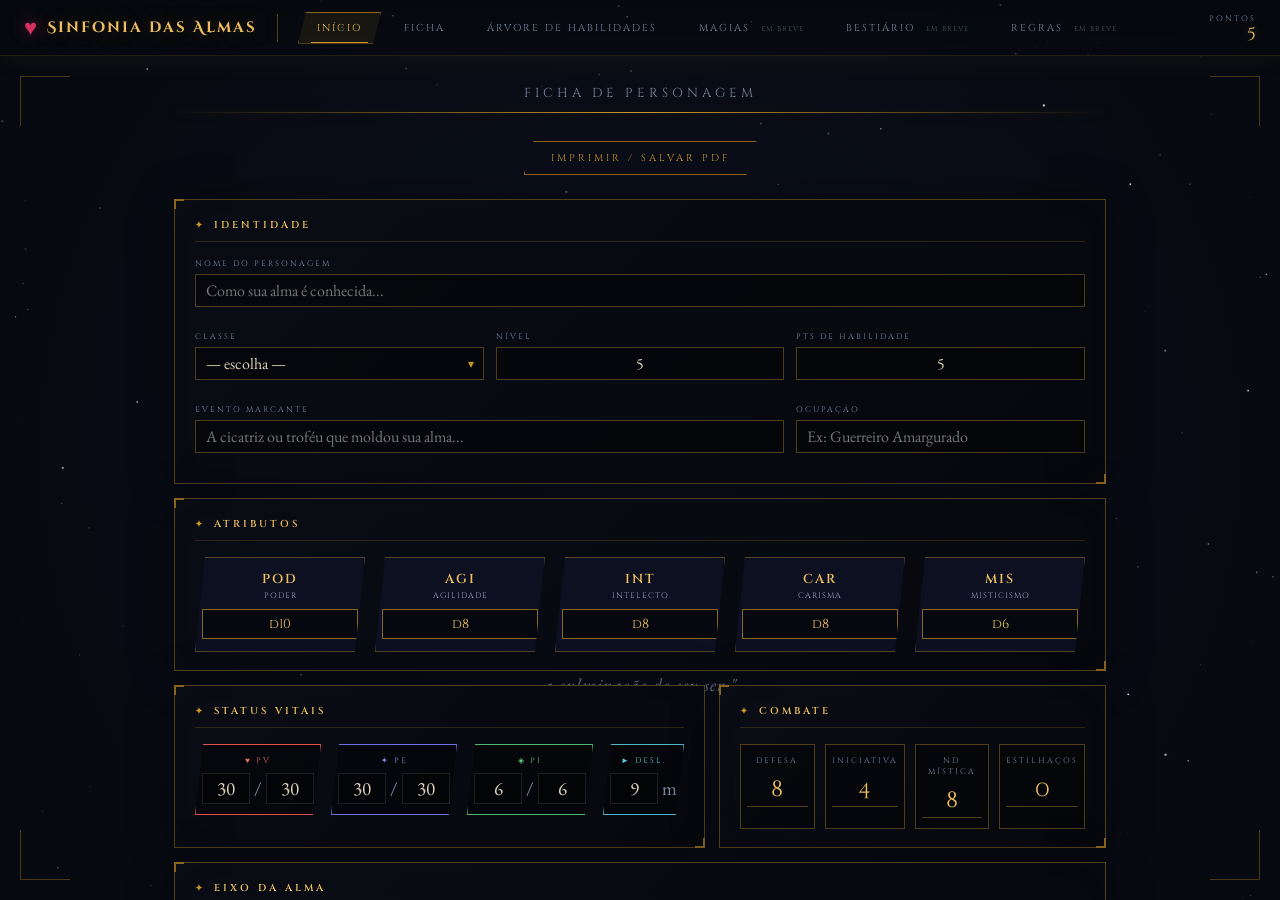
<file: sinfonia-das-almas.html>
<!DOCTYPE html>
<html lang="pt-BR">
<head>
<meta charset="UTF-8">
<meta name="viewport" content="width=device-width, initial-scale=1.0">
<meta name="color-scheme" content="dark">
<title>Sinfonia das Almas</title>
<style>
@import url('https://fonts.googleapis.com/css2?family=Cinzel:wght@400;600;900&family=Cinzel+Decorative:wght@400;700&family=EB+Garamond:ital,wght@0,400;0,500;0,600;1,400&display=swap');

/* ═══════════════════════════════════════
   TOKENS
═══════════════════════════════════════ */
:root {
  --bg:         #06080d;
  --bg-mid:     #0b0f18;
  --panel:      #090c14;
  --panel2:     #0d1020;
  --gold:       #c8972a;
  --gold-light: #f0c060;
  --gold-dim:   #8a6520;
  --gold-faint: rgba(200,151,42,0.09);
  --silver:     #c8d0e0;
  --silver-dim: #7888a0;
  --heart:      #d43060;
  --border:     rgba(200,151,42,0.38);
  --border-h:   rgba(200,151,42,0.75);
  --text:       #ddd0b8;

  --sidebar-w:  220px;
  --header-h:   56px;
}

*, *::before, *::after { box-sizing: border-box; margin: 0; padding: 0; }
html, body { width: 100%; height: 100%; overflow: hidden; }

body {
  background: var(--bg);
  color: var(--silver);
  font-family: 'EB Garamond', serif;
  font-size: 15px;
  display: flex;
  flex-direction: column;
}

/* ═══════════════════════════════════════
   GLOBAL STARFIELD
═══════════════════════════════════════ */
#bg-canvas {
  position: fixed; inset: 0;
  pointer-events: none;
  z-index: 0;
}

/* ═══════════════════════════════════════
   TOP HEADER
═══════════════════════════════════════ */
#site-header {
  position: fixed;
  top: 0; left: 0; right: 0;
  height: var(--header-h);
  background: linear-gradient(to bottom, rgba(6,8,13,0.98), rgba(6,8,13,0.92));
  border-bottom: 1px solid var(--border);
  box-shadow: 0 0 30px rgba(200,151,42,0.08);
  display: flex;
  align-items: center;
  padding: 0 24px;
  gap: 20px;
  z-index: 100;
}

.site-logo {
  display: flex;
  align-items: center;
  gap: 10px;
  flex-shrink: 0;
}

.site-logo .hrt {
  color: var(--heart);
  font-size: 22px;
  animation: hb 1.5s ease-in-out infinite;
  filter: drop-shadow(0 0 8px rgba(212,48,96,0.6));
}
@keyframes hb { 0%,100%{transform:scale(1)} 50%{transform:scale(1.3)} }

.site-logo h1 {
  font-family: 'Cinzel Decorative', serif;
  font-size: 15px;
  font-weight: 700;
  color: var(--gold-light);
  letter-spacing: 2px;
  text-shadow: 0 0 20px rgba(200,151,42,0.4);
  white-space: nowrap;
}

.header-divider {
  width: 1px;
  height: 28px;
  background: var(--border);
  flex-shrink: 0;
}

/* ── NAV TABS in header ── */
#nav-tabs {
  display: flex;
  gap: 4px;
  flex: 1;
}

.nav-tab {
  font-family: 'Cinzel', serif;
  font-size: 10px;
  letter-spacing: 2px;
  text-transform: uppercase;
  padding: 8px 18px;
  background: transparent;
  border: 1px solid transparent;
  color: var(--silver-dim);
  cursor: pointer;
  transition: all 0.2s;
  clip-path: polygon(8px 0%, 100% 0%, calc(100% - 8px) 100%, 0% 100%);
  position: relative;
  white-space: nowrap;
}
.nav-tab::after {
  content: '';
  position: absolute;
  bottom: 0; left: 15%; right: 15%;
  height: 1px;
  background: transparent;
  transition: background 0.2s;
}
.nav-tab:hover { color: var(--silver); border-color: var(--border); }
.nav-tab.active {
  color: var(--gold-light);
  border-color: var(--gold-dim);
  background: var(--gold-faint);
}
.nav-tab.active::after { background: var(--gold); }

/* coming soon badge */
.nav-tab .badge {
  font-size: 7px;
  letter-spacing: 1px;
  color: var(--silver-dim);
  margin-left: 6px;
  opacity: 0.6;
}

/* ── HEADER RIGHT: level / class display ── */
#header-right {
  margin-left: auto;
  display: flex;
  align-items: center;
  gap: 16px;
  flex-shrink: 0;
}
.hdr-stat {
  text-align: right;
}
.hdr-stat .lbl {
  font-family: 'Cinzel', serif;
  font-size: 8px;
  letter-spacing: 2px;
  color: var(--silver-dim);
  text-transform: uppercase;
  display: block;
}
.hdr-stat .val {
  font-family: 'Cinzel Decorative', serif;
  font-size: 18px;
  color: var(--gold-light);
  line-height: 1;
  display: block;
  text-shadow: 0 0 10px rgba(200,151,42,0.4);
}

/* ═══════════════════════════════════════
   MAIN LAYOUT
═══════════════════════════════════════ */
#main {
  position: fixed;
  top: var(--header-h);
  left: 0; right: 0; bottom: 0;
  z-index: 10;
}

/* ═══════════════════════════════════════
   PAGE TRANSITIONS
═══════════════════════════════════════ */
.page {
  position: absolute;
  inset: 0;
  opacity: 0;
  pointer-events: none;
  transform: translateY(12px) scale(0.99);
  transition: opacity 0.5s cubic-bezier(0.4,0,0.2,1),
              transform 0.5s cubic-bezier(0.4,0,0.2,1);
}
.page.active {
  opacity: 1;
  pointer-events: all;
  transform: translateY(0) scale(1);
}

/* Wipe overlay for dramatic transitions */
#page-wipe {
  position: fixed;
  inset: 0;
  z-index: 9000;
  pointer-events: none;
  background: radial-gradient(ellipse at center, rgba(200,151,42,0.18) 0%, rgba(6,8,13,0.98) 70%);
  opacity: 0;
  transition: opacity 0.3s ease;
}
#page-wipe.flash { opacity: 1; }

/* ═══════════════════════════════════════
   LANDING PAGE
═══════════════════════════════════════ */
#page-home {
  overflow: hidden;
  display: flex;
  flex-direction: column;
  align-items: center;
  justify-content: center;
}

.home-inner {
  position: relative;
  z-index: 2;
  display: flex;
  flex-direction: column;
  align-items: center;
  text-align: center;
  gap: 0;
}

/* Title block */
.home-heart {
  font-size: 48px;
  color: var(--heart);
  animation: hb 1.5s ease-in-out infinite;
  filter: drop-shadow(0 0 20px rgba(212,48,96,0.7));
  margin-bottom: 20px;
  display: block;
}

.home-title {
  font-family: 'Cinzel Decorative', serif;
  font-size: clamp(28px, 5vw, 54px);
  font-weight: 700;
  color: var(--gold-light);
  letter-spacing: 6px;
  text-shadow: 0 0 40px rgba(200,151,42,0.5), 0 0 100px rgba(200,151,42,0.15);
  line-height: 1.1;
  margin-bottom: 10px;
}

.home-subtitle {
  font-family: 'Cinzel', serif;
  font-size: clamp(10px, 1.5vw, 14px);
  color: var(--silver-dim);
  letter-spacing: 6px;
  text-transform: uppercase;
  margin-bottom: 40px;
}

/* Decorative divider */
.home-divider {
  display: flex;
  align-items: center;
  gap: 16px;
  margin-bottom: 56px;
  width: min(600px, 90vw);
}
.home-divider-line {
  flex: 1;
  height: 1px;
  background: linear-gradient(to right, transparent, var(--gold));
}
.home-divider-line:last-child {
  background: linear-gradient(to left, transparent, var(--gold));
}
.home-divider-gem {
  color: var(--gold);
  font-size: 14px;
  text-shadow: 0 0 10px rgba(200,151,42,0.6);
}

/* Main CTA buttons */
.home-buttons {
  display: flex;
  gap: 20px;
  flex-wrap: wrap;
  justify-content: center;
  margin-bottom: 48px;
}

.home-btn {
  position: relative;
  font-family: 'Cinzel', serif;
  font-size: 12px;
  letter-spacing: 3px;
  text-transform: uppercase;
  padding: 16px 44px;
  cursor: pointer;
  border: 1px solid;
  background: transparent;
  transition: all 0.3s cubic-bezier(0.4,0,0.2,1);
  clip-path: polygon(14px 0%, 100% 0%, calc(100% - 14px) 100%, 0% 100%);
  overflow: hidden;
}

.home-btn::before {
  content: '';
  position: absolute;
  inset: 0;
  background: transparent;
  transition: background 0.3s;
}

.home-btn:hover::before {
  background: rgba(200,151,42,0.08);
}

.home-btn-primary {
  border-color: var(--gold);
  color: var(--gold-light);
  box-shadow: 0 0 20px rgba(200,151,42,0.15), inset 0 0 20px rgba(200,151,42,0.04);
}
.home-btn-primary:hover {
  box-shadow: 0 0 40px rgba(200,151,42,0.35), inset 0 0 30px rgba(200,151,42,0.08);
  border-color: var(--gold-light);
  color: #fff;
  transform: translateY(-2px);
}

.home-btn-secondary {
  border-color: rgba(200,151,42,0.4);
  color: var(--silver);
}
.home-btn-secondary:hover {
  border-color: var(--gold);
  color: var(--gold-light);
  box-shadow: 0 0 20px rgba(200,151,42,0.15);
  transform: translateY(-2px);
}

/* Shimmer effect on primary btn */
.home-btn-primary::after {
  content: '';
  position: absolute;
  top: 0; left: -100%;
  width: 60%;
  height: 100%;
  background: linear-gradient(90deg, transparent, rgba(255,255,255,0.08), transparent);
  transition: left 0.6s ease;
}
.home-btn-primary:hover::after { left: 150%; }

/* Icon inside btn */
.home-btn-icon {
  margin-right: 10px;
  opacity: 0.8;
}

/* Bottom lore text */
.home-lore {
  font-family: 'EB Garamond', serif;
  font-style: italic;
  font-size: clamp(14px, 2vw, 18px);
  color: var(--silver-dim);
  letter-spacing: 1px;
  max-width: 560px;
  line-height: 1.8;
}

/* Floating particles decoration */
.home-particle {
  position: absolute;
  border-radius: 50%;
  pointer-events: none;
  animation: float-particle linear infinite;
  opacity: 0;
}
@keyframes float-particle {
  0%   { opacity: 0; transform: translateY(0) scale(0.5); }
  10%  { opacity: 1; }
  90%  { opacity: 0.6; }
  100% { opacity: 0; transform: translateY(-120px) scale(1.2); }
}

/* Corner ornaments */
.home-corner {
  position: absolute;
  width: 50px; height: 50px;
  border-color: var(--gold-dim);
  border-style: solid;
  opacity: 0.5;
}
.home-corner-tl { top: 20px; left: 20px; border-width: 1px 0 0 1px; }
.home-corner-tr { top: 20px; right: 20px; border-width: 1px 1px 0 0; }
.home-corner-bl { bottom: 20px; left: 20px; border-width: 0 0 1px 1px; }
.home-corner-br { bottom: 20px; right: 20px; border-width: 0 1px 1px 0; }

/* Version badge */
.home-version {
  position: absolute;
  bottom: 20px;
  font-family: 'Cinzel', serif;
  font-size: 8px;
  letter-spacing: 3px;
  color: var(--silver-dim);
  text-transform: uppercase;
  opacity: 0.5;
}



/* ═══════════════════════════════════════
   FICHA PAGE  (scrollable)
═══════════════════════════════════════ */
#page-ficha {
  overflow-y: auto;
  overflow-x: hidden;
}

#page-ficha::-webkit-scrollbar { width: 6px; }
#page-ficha::-webkit-scrollbar-track { background: transparent; }
#page-ficha::-webkit-scrollbar-thumb { background: var(--gold-dim); border-radius: 3px; }

.sheet-wrapper {
  max-width: 980px;
  margin: 0 auto;
  padding: 28px 24px 60px;
  position: relative;
  z-index: 2;
}

/* ficha subheader */
.ficha-header {
  text-align: center;
  margin-bottom: 28px;
}
.ficha-title {
  font-family: 'Cinzel', serif;
  font-size: 13px;
  letter-spacing: 4px;
  text-transform: uppercase;
  color: var(--silver-dim);
  margin-bottom: 10px;
}
.ficha-divider {
  border: none;
  height: 1px;
  background: linear-gradient(to right, transparent, var(--gold), transparent);
  box-shadow: 0 0 10px rgba(200,151,42,0.25);
}

/* Header is more transparent on home */
body.on-home #site-header {
  background: linear-gradient(to bottom, rgba(6,8,13,0.7), rgba(6,8,13,0.4));
  border-bottom-color: rgba(200,151,42,0.15);
}

/* Home page fills the whole screen behind header */
#page-home {
  top: 0 !important;
}

/* ── PRINT BTN ── */
.print-btn {
  display: block;
  margin: 0 auto 24px;
  font-family: 'Cinzel', serif;
  font-size: 10px;
  letter-spacing: 3px;
  text-transform: uppercase;
  padding: 9px 26px;
  background: transparent;
  border: 1px solid var(--gold-dim);
  color: var(--gold);
  cursor: pointer;
  transition: all 0.2s;
  clip-path: polygon(10px 0%, 100% 0%, calc(100% - 10px) 100%, 0% 100%);
}
.print-btn:hover {
  border-color: var(--gold);
  color: var(--gold-light);
  background: var(--gold-faint);
  box-shadow: 0 0 20px rgba(200,151,42,0.15);
}

/* ── PANEL ── */
.panel {
  background: linear-gradient(135deg, var(--panel) 0%, var(--bg) 100%);
  border: 1px solid var(--border);
  padding: 18px 20px;
  margin-bottom: 14px;
  position: relative;
  transition: border-color 0.2s;
  box-shadow: 0 4px 40px rgba(0,0,0,0.4), inset 0 0 40px rgba(200,151,42,0.015);
}
.panel:hover { border-color: var(--border-h); }
.panel::before, .panel::after {
  content: ''; position: absolute;
  width: 10px; height: 10px;
  border-color: var(--gold-dim); border-style: solid;
}
.panel::before { top:-1px; left:-1px; border-width:2px 0 0 2px; }
.panel::after  { bottom:-1px; right:-1px; border-width:0 2px 2px 0; }

.panel-title {
  font-family: 'Cinzel', serif;
  font-size: 10px;
  font-weight: 600;
  letter-spacing: 3px;
  text-transform: uppercase;
  color: var(--gold-light);
  margin-bottom: 16px;
  padding-bottom: 9px;
  border-bottom: 1px solid rgba(200,151,42,0.2);
  display: flex; align-items: center; gap: 8px;
}
.panel-title::before { content:'✦'; font-size:9px; color:var(--gold); }

/* ── FORM ELEMENTS ── */
label {
  display: block;
  font-family: 'Cinzel', serif;
  font-size: 8px;
  letter-spacing: 2px;
  text-transform: uppercase;
  color: var(--silver-dim);
  margin-bottom: 5px;
}
.field-group { margin-bottom: 12px; }

input[type="text"], input[type="number"], textarea, select {
  width: 100%;
  background: rgba(0,0,0,0.38);
  border: 1px solid var(--border);
  color: var(--text);
  font-family: 'EB Garamond', serif;
  font-size: 16px;
  padding: 5px 10px;
  outline: none;
  transition: border-color 0.2s, box-shadow 0.2s;
  -webkit-appearance: none; appearance: none;
}
input[type="text"]:focus, input[type="number"]:focus, textarea:focus, select:focus {
  border-color: var(--gold);
  box-shadow: 0 0 12px rgba(200,151,42,0.18), inset 0 0 6px rgba(200,151,42,0.04);
}
input[type="number"] { text-align:center; -moz-appearance:textfield; }
input[type="number"]::-webkit-inner-spin-button,
input[type="number"]::-webkit-outer-spin-button { -webkit-appearance:none; }
textarea { resize:vertical; min-height:76px; line-height:1.6; }
select option { background:#0b0f18; color:var(--text); }

.sel-wrap { position:relative; }
.sel-wrap::after {
  content:'▾'; position:absolute; right:10px; top:50%; transform:translateY(-50%);
  color:var(--gold); font-size:12px; pointer-events:none;
}
.sel-wrap select { padding-right:26px; cursor:pointer; }

/* ── GRIDS ── */
.identity-grid { display:grid; grid-template-columns:1fr 1fr 1fr; gap:12px; }
.identity-grid .wide { grid-column:span 3; }
.identity-grid .two  { grid-column:span 2; }
.two-col   { display:grid; grid-template-columns:1fr 1fr; gap:14px; }
.three-col { display:grid; grid-template-columns:1fr 1fr 1fr; gap:14px; }

/* ── ATRIBUTOS ── */
.attributes-grid { display:grid; grid-template-columns:repeat(5,1fr); gap:10px; }
.attr-box {
  background:var(--panel2); border:1px solid var(--border);
  text-align:center; padding:12px 6px;
  transition:border-color 0.2s, box-shadow 0.2s;
  clip-path:polygon(10px 0%,100% 0%,calc(100% - 10px) 100%,0% 100%);
}
.attr-box:hover { border-color:var(--gold); box-shadow:0 0 14px rgba(200,151,42,0.12); }
.attr-code { font-family:'Cinzel',serif; font-size:13px; font-weight:600; color:var(--gold-light); display:block; letter-spacing:2px; margin-bottom:2px; }
.attr-name-s { font-family:'Cinzel',serif; font-size:8px; letter-spacing:1px; color:#9aa8c0; display:block; margin-bottom:8px; text-transform:uppercase; }
.attr-die {
  width:100%; background:rgba(0,0,0,0.5); border:1px solid var(--gold-dim);
  color:var(--gold-light); font-family:'Cinzel',serif; font-size:13px;
  padding:5px 2px; text-align:center; cursor:pointer; outline:none;
  -webkit-appearance:none; appearance:none; transition:border-color 0.2s, box-shadow 0.2s;
}
.attr-die:focus { border-color:var(--gold); box-shadow:0 0 8px rgba(200,151,42,0.25); }
.attr-die option { background:#0b0f18; }

/* ── VITALS ── */
.vitals-grid { display:grid; grid-template-columns:repeat(4,1fr); gap:10px; }
.vital-box {
  border:1px solid; background:rgba(0,0,0,0.38);
  padding:10px 6px; text-align:center;
  clip-path:polygon(8px 0%,100% 0%,calc(100% - 8px) 100%,0% 100%);
}
.vital-box.pv   { border-color:#e05050; }
.vital-box.pe   { border-color:#7070e0; }
.vital-box.pi   { border-color:#50b870; }
.vital-box.desl { border-color:#50b8c8; }
.vital-label { font-family:'Cinzel',serif; font-size:8px; letter-spacing:2px; text-transform:uppercase; display:block; margin-bottom:7px; }
.vital-box.pv   .vital-label { color:#e87070; }
.vital-box.pe   .vital-label { color:#8888e8; }
.vital-box.pi   .vital-label { color:#60c880; }
.vital-box.desl .vital-label { color:#60c8d8; }
.vital-inputs { display:flex; align-items:center; justify-content:center; gap:4px; }
.vital-inputs input { width:48px; font-size:19px; border-color:rgba(255,255,255,0.1); padding:2px 3px; }
.vital-sep { font-size:19px; color:var(--silver-dim); }

/* ── COMBAT ── */
.combat-grid { display:grid; grid-template-columns:repeat(4,1fr); gap:10px; }
.combat-box { border:1px solid var(--border); background:rgba(0,0,0,0.38); padding:10px 6px; text-align:center; transition:border-color 0.2s; }
.combat-box:hover { border-color:var(--gold); }
.combat-box label { margin-bottom:7px; }
.combat-box input { font-family:'Cinzel Decorative',serif; font-size:22px; color:var(--gold-light); border:none; border-bottom:1px solid var(--border); background:transparent; text-align:center; width:100%; padding:2px; outline:none; transition:border-color 0.2s; }
.combat-box input:focus { border-bottom-color:var(--gold); box-shadow:none; }

/* ── SOUL ── */
.soul-grid { display:grid; grid-template-columns:1fr 1fr; gap:20px; }
.soul-lbl { font-family:'Cinzel',serif; font-size:9px; letter-spacing:2px; text-transform:uppercase; margin-bottom:8px; display:flex; justify-content:space-between; align-items:center; }
.det-c { color:#c8972a; } .cor-c { color:#c84040; }
.bar-track { height:14px; border:1px solid; background:rgba(0,0,0,0.5); position:relative; overflow:hidden; }
.det-track { border-color:#c8972a; } .cor-track { border-color:#c84040; }
.bar-fill { height:100%; transition:width 0.4s cubic-bezier(.4,0,.2,1); }
.det-fill { background:linear-gradient(90deg,#c8972a,#f0c060); box-shadow:0 0 8px rgba(200,151,42,0.35); }
.cor-fill { background:linear-gradient(90deg,#801010,#c84040); box-shadow:0 0 8px rgba(200,64,64,0.35); }
.soul-controls { display:flex; align-items:center; gap:8px; margin-top:7px; }
.soul-btn { font-family:'Cinzel',serif; font-size:14px; width:26px; height:26px; background:transparent; border:1px solid; cursor:pointer; display:flex; align-items:center; justify-content:center; transition:all .15s; flex-shrink:0; }
.soul-btn:hover { transform:scale(1.12); }
.det-btn { border-color:#d4a030; color:#d4a030; } .det-btn:hover { background:rgba(200,151,42,0.15); }
.cor-btn { border-color:#d44040; color:#d44040; } .cor-btn:hover { background:rgba(200,64,64,0.15); }
.soul-num { font-family:'Cinzel Decorative',serif; font-size:24px; min-width:32px; text-align:center; line-height:1; }
.det-num { color:#c8972a; text-shadow:0 0 10px rgba(200,151,42,0.35); }
.cor-num { color:#c84040; text-shadow:0 0 10px rgba(200,64,64,0.35); }
.pilar-input { width:100%; background:transparent; border:none; border-bottom:1px solid var(--border); color:var(--text); font-family:'EB Garamond',serif; font-size:16px; font-style:italic; padding:4px 0; outline:none; transition:border-color .2s; }
.pilar-input:focus { border-bottom-color:var(--gold); }
.estilhaco-list { display:flex; flex-direction:column; gap:5px; margin-top:5px; }
.estilhaco-item { display:grid; grid-template-columns:1fr auto; gap:8px; align-items:center; border:1px solid rgba(200,64,64,0.18); background:rgba(200,64,64,0.03); padding:6px 10px; }
.estilhaco-item input { border:none; background:transparent; color:#c07060; font-size:15px; padding:0; outline:none; }
.tipo-btn { font-family:'Cinzel',serif; font-size:8px; letter-spacing:1px; padding:3px 7px; background:transparent; border:1px solid; cursor:pointer; transition:all .15s; white-space:nowrap; }
.tipo-btn.benigno { border-color:#40a060; color:#40a060; }
.tipo-btn.maligno { border-color:#c84040; color:#c84040; }
.add-estiln { margin-top:7px; width:100%; font-family:'Cinzel',serif; font-size:8px; letter-spacing:2px; padding:6px; background:transparent; border:1px dashed rgba(200,64,64,0.25); color:rgba(200,64,64,0.45); cursor:pointer; transition:all .15s; text-transform:uppercase; }
.add-estiln:hover { border-color:#c84040; color:#c84040; }
.origem-box { border:1px solid rgba(200,151,42,0.13); background:rgba(200,151,42,0.025); padding:9px 12px; margin-bottom:7px; }
.origem-box label { color:var(--gold); margin-bottom:5px; }
.origin-row { display:flex; align-items:center; gap:9px; margin-top:5px; }
.origin-row input[type="checkbox"] { width:14px; height:14px; accent-color:var(--gold); cursor:pointer; flex-shrink:0; }
.origin-row span { font-family:'EB Garamond',serif; font-size:14px; font-style:italic; color:var(--silver-dim); cursor:pointer; }

/* ── TAGS ── */
.tag-box { display:flex; flex-wrap:wrap; gap:4px; min-height:38px; border:1px solid var(--border); padding:5px 8px; background:rgba(0,0,0,0.38); cursor:text; transition:border-color .2s; }
.tag-box:focus-within { border-color:var(--gold); box-shadow:0 0 10px rgba(200,151,42,0.12); }
.tag { display:flex; align-items:center; gap:5px; background:rgba(200,151,42,0.09); border:1px solid var(--gold-dim); color:var(--gold-light); font-family:'EB Garamond',serif; font-size:14px; padding:2px 8px; font-style:italic; }
.tag-x { cursor:pointer; color:var(--gold-dim); font-style:normal; transition:color .1s; }
.tag-x:hover { color:#c84040; }
.tag-inp { border:none; background:transparent; color:var(--text); font-family:'EB Garamond',serif; font-size:15px; outline:none; min-width:80px; flex:1; font-style:italic; }

/* ── PERÍCIAS ── */
.pericias-grid { display:grid; grid-template-columns:1fr 1fr; gap:3px; }
.pericia-row { display:grid; grid-template-columns:1fr auto auto; gap:8px; align-items:center; border:1px solid rgba(255,255,255,0.03); padding:6px 10px; background:rgba(0,0,0,0.18); transition:border-color .15s,background .15s; }
.pericia-row:hover { border-color:var(--border); background:rgba(200,151,42,0.025); }
.pericia-nome { font-family:'EB Garamond',serif; font-size:16px; color:var(--silver); }
.pericia-comb { font-family:'Cinzel',serif; font-size:7px; color:var(--silver-dim); letter-spacing:1px; }
.pericia-bonus { font-family:'Cinzel',serif; font-size:8px; color:var(--silver-dim); min-width:24px; text-align:right; }
.maestria-sel { background:rgba(0,0,0,0.38); border:1px solid rgba(255,255,255,0.06); color:var(--silver-dim); font-family:'Cinzel',serif; font-size:8px; letter-spacing:1px; padding:3px 6px; cursor:pointer; outline:none; -webkit-appearance:none; appearance:none; transition:border-color .15s,color .15s; }
.maestria-sel.treinado   { border-color:#40a0b0; color:#40a0b0; }
.maestria-sel.experiente { border-color:#40a060; color:#40a060; }
.maestria-sel option { background:#0b0f18; }

/* ── NOTES ── */
.notes-field { width:100%; background:rgba(0,0,0,0.38); border:1px solid var(--border); color:var(--text); font-family:'EB Garamond',serif; font-size:16px; line-height:1.7; padding:9px 12px; resize:vertical; min-height:85px; outline:none; transition:border-color .2s,box-shadow .2s; }
.notes-field:focus { border-color:var(--gold); box-shadow:0 0 12px rgba(200,151,42,0.13); }

/* ── INVENTORY ── */
.inv-grid { display:grid; grid-template-columns:repeat(6,1fr); gap:7px; }
.inv-slot { border:1px solid var(--border); background:rgba(0,0,0,0.38); min-height:60px; padding:5px; display:flex; flex-direction:column; align-items:center; justify-content:center; position:relative; transition:border-color .2s; clip-path:polygon(6px 0%,100% 0%,calc(100% - 6px) 100%,0% 100%); }
.inv-slot:hover { border-color:var(--gold); }
.inv-num { position:absolute; top:3px; left:6px; font-family:'Cinzel',serif; font-size:7px; color:var(--silver-dim); }
.inv-icon { font-size:16px; color:rgba(200,151,42,0.1); margin-bottom:3px; }
.inv-slot input { border:none; background:transparent; color:var(--silver); font-family:'EB Garamond',serif; font-size:13px; text-align:center; width:100%; padding:0; margin-top:5px; }
.inv-slot input:focus { outline:none; color:var(--gold-light); box-shadow:none; }

/* ── SHEET FOOTER ── */
.sheet-footer { text-align:center; margin-top:28px; padding-top:14px; font-family:'Cinzel',serif; font-size:8px; letter-spacing:4px; text-transform:uppercase; color:var(--silver-dim); border-top:1px solid rgba(200,151,42,0.12); }

/* ── RESPONSIVE FICHA ── */
@media (max-width:720px) {
  .attributes-grid { grid-template-columns:repeat(3,1fr); }
  .vitals-grid { grid-template-columns:1fr 1fr; }
  .combat-grid { grid-template-columns:1fr 1fr; }
  .identity-grid { grid-template-columns:1fr 1fr; }
  .identity-grid .wide { grid-column:span 2; }
  .identity-grid .two  { grid-column:span 2; }
  .pericias-grid { grid-template-columns:1fr; }
  .two-col,.three-col { grid-template-columns:1fr; }
  .inv-grid { grid-template-columns:repeat(3,1fr); }
  .soul-grid { grid-template-columns:1fr; }
}

/* ═══════════════════════════════════════
   ÁRVORE PAGE  (canvas-based)
═══════════════════════════════════════ */
#page-arvore {
  overflow: hidden;
}

#tree-canvas {
  position: absolute;
  inset: 0;
  cursor: grab;
  z-index: 1;
}
#tree-canvas.grabbing { cursor: grabbing; }

/* ── TREE UI OVERLAY ── */
#tree-ui {
  position: absolute; inset: 0;
  pointer-events: none;
  z-index: 5;
}

/* class filter bar */
#class-bar {
  pointer-events: all;
  position: absolute;
  top: 0; left: 0; right: 0;
  padding: 10px 18px;
  background: linear-gradient(to bottom, rgba(6,8,13,0.95) 60%, transparent);
  display: flex;
  align-items: center;
  gap: 8px;
}

.class-tab {
  font-family: 'Cinzel', serif;
  font-size: 10px;
  letter-spacing: 1px;
  padding: 6px 14px;
  background: rgba(255,255,255,0.02);
  border: 1px solid rgba(255,255,255,0.07);
  color: var(--silver-dim);
  cursor: pointer;
  transition: all 0.2s;
  text-transform: uppercase;
  clip-path: polygon(7px 0%, 100% 0%, calc(100% - 7px) 100%, 0% 100%);
  position: relative;
}
.class-tab::after { content:''; position:absolute; bottom:0; left:12%; right:12%; height:1px; background:transparent; transition:background .2s; }
.class-tab:hover { color:#ccc; background:rgba(255,255,255,0.05); }
.class-tab.active { color:#fff; background:rgba(255,255,255,0.08); }
.class-tab[data-class="all"].active    { border-color:var(--gold-dim); color:var(--gold-light); }
.class-tab[data-class="all"].active::after { background:var(--gold); }
.class-tab[data-class="guerreiro"].active { border-color:#c84040; color:#ff6060; }
.class-tab[data-class="guerreiro"].active::after { background:#c84040; }
.class-tab[data-class="gatuno"].active    { border-color:#40b8c8; color:#80e8f8; }
.class-tab[data-class="gatuno"].active::after { background:#40b8c8; }
.class-tab[data-class="arqueiro"].active  { border-color:#58c858; color:#90f890; }
.class-tab[data-class="arqueiro"].active::after { background:#58c858; }
.class-tab[data-class="mago"].active      { border-color:#9060e8; color:#c090ff; }
.class-tab[data-class="mago"].active::after { background:#9060e8; }

#pts-panel {
  margin-left: auto;
  text-align: right;
}
#pts-panel .pl { font-family:'Cinzel',serif; font-size:9px; letter-spacing:2px; color:var(--silver-dim); text-transform:uppercase; }
#pts-panel .pv { font-family:'Cinzel Decorative',serif; font-size:20px; color:var(--gold-light); line-height:1; text-shadow:0 0 10px rgba(200,151,42,0.4); }

/* ── TREE BOTTOM ── */
#tree-bottom {
  pointer-events: all;
  position: absolute;
  bottom: 0; left: 0; right: 0;
  padding: 9px 18px 12px;
  background: linear-gradient(to top, rgba(6,8,13,0.95) 60%, transparent);
  display: flex;
  align-items: center;
  justify-content: space-between;
}
#tree-bottom .hint { font-size:11px; color:var(--silver-dim); letter-spacing:1px; }
#reset-btn {
  font-family:'Cinzel',serif; font-size:10px; letter-spacing:2px; padding:6px 16px;
  background:transparent; border:1px solid #442010; color:#804030;
  cursor:pointer; text-transform:uppercase; transition:all .2s;
  clip-path:polygon(6px 0%,100% 0%,calc(100% - 6px) 100%,0% 100%);
}
#reset-btn:hover { border-color:#883020; color:#ff7050; background:rgba(200,60,30,0.07); }

/* ── TOOLTIP ── */
#tooltip {
  pointer-events:none; position:fixed; z-index:200; display:none;
  min-width:220px; max-width:300px;
  background:linear-gradient(135deg,#0d111c,#080b14);
  border:1px solid var(--gold-dim); padding:14px 16px;
  box-shadow:0 8px 40px rgba(0,0,0,0.8), inset 0 0 30px rgba(200,151,42,0.03);
}
#tooltip::before { content:''; position:absolute; top:0; left:0; right:0; height:1px; background:linear-gradient(to right,transparent,var(--gold),transparent); }
.tt-class { font-family:'Cinzel',serif; font-size:8px; letter-spacing:2px; text-transform:uppercase; margin-bottom:5px; }
.tt-name  { font-family:'Cinzel',serif; font-size:13px; font-weight:600; color:var(--gold-light); margin-bottom:4px; line-height:1.2; }
.tt-type  { font-size:11px; color:var(--silver-dim); font-style:italic; margin-bottom:9px; padding-bottom:7px; border-bottom:1px solid rgba(200,151,42,0.18); }
.tt-desc  { font-size:13px; color:var(--silver); line-height:1.6; margin-bottom:7px; }
.tt-cost  { font-family:'Cinzel',serif; font-size:9px; color:var(--gold); letter-spacing:1px; }
.tt-status { font-family:'Cinzel',serif; font-size:9px; margin-top:7px; padding-top:7px; border-top:1px solid rgba(255,255,255,0.05); letter-spacing:1px; }
.tt-status.locked    { color:#664433; }
.tt-status.available { color:var(--gold); }
.tt-status.active    { color:#60c860; }

/* ═══════════════════════════════════════
   COMING SOON PAGE
═══════════════════════════════════════ */
.page-placeholder {
  display: flex;
  flex-direction: column;
  align-items: center;
  justify-content: center;
  height: 100%;
  gap: 16px;
  position: relative;
  z-index: 2;
}
.page-placeholder .ph-icon { font-size: 40px; color: var(--gold-dim); }
.page-placeholder h2 {
  font-family: 'Cinzel Decorative', serif;
  font-size: 18px;
  color: var(--gold);
  letter-spacing: 3px;
  text-shadow: 0 0 20px rgba(200,151,42,0.3);
}
.page-placeholder p {
  font-family: 'EB Garamond', serif;
  font-size: 16px;
  font-style: italic;
  color: var(--silver-dim);
  letter-spacing: 1px;
}
.page-placeholder .ph-line {
  width: 200px; height: 1px;
  background: linear-gradient(to right, transparent, var(--gold-dim), transparent);
}

/* ═══════════════════════════════════════
   PRINT (ficha only)
═══════════════════════════════════════ */
@media print {
  * { -webkit-print-color-adjust:exact !important; print-color-adjust:exact !important; }
  #bg-canvas, #site-header, #tree-canvas, #tree-ui, #tooltip { display:none !important; }
  #page-ficha { position:static; overflow:visible; }
  #main { position:static; }
  body { overflow:visible; }
  .panel { break-inside:avoid; background:#090c14 !important; border-color:rgba(200,151,42,0.35) !important; }
  .print-btn { display:none; }
}
</style>
</head>
<body>

<canvas id="bg-canvas"></canvas>
<div id="page-wipe"></div>

<!-- ══ SITE HEADER ══ -->
<header id="site-header">
  <div class="site-logo">
    <span class="hrt">♥</span>
    <h1>Sinfonia das Almas</h1>
  </div>

  <div class="header-divider"></div>

  <nav id="nav-tabs">
    <div class="nav-tab" data-page="home">Início</div>
    <div class="nav-tab" data-page="ficha">Ficha</div>
    <div class="nav-tab" data-page="arvore">Árvore de Habilidades</div>
    <div class="nav-tab" data-page="magias">Magias <span class="badge">em breve</span></div>
    <div class="nav-tab" data-page="bestiario">Bestiário <span class="badge">em breve</span></div>
    <div class="nav-tab" data-page="regras">Regras <span class="badge">em breve</span></div>
  </nav>

  <div id="header-right">
    <div class="hdr-stat">
      <span class="lbl">Pontos</span>
      <span class="val" id="hdr-pts">5</span>
    </div>
  </div>
</header>

<!-- ══ MAIN ══ -->
<div id="main">

  <!-- ─── HOME / LANDING ─── -->
  <div class="page active" id="page-home">
    <!-- corner ornaments -->
    <div class="home-corner home-corner-tl"></div>
    <div class="home-corner home-corner-tr"></div>
    <div class="home-corner home-corner-bl"></div>
    <div class="home-corner home-corner-br"></div>

    <div class="home-inner">
      <span class="home-heart">♥</span>

      <div class="home-title">Sinfonia das Almas</div>
      <div class="home-subtitle">Núcleo do Sistema — Compêndio Interativo</div>

      <div class="home-divider">
        <div class="home-divider-line"></div>
        <span class="home-divider-gem">✦</span>
        <div class="home-divider-line"></div>
      </div>

      <div class="home-buttons">
        <button class="home-btn home-btn-primary" data-goto="ficha">
          <span class="home-btn-icon">◈</span>Ficha de Personagem
        </button>
        <button class="home-btn home-btn-secondary" data-goto="arvore">
          <span class="home-btn-icon">✦</span>Árvore de Habilidades
        </button>
      </div>

      <div class="home-lore">
        "Quase todo ser tem alma e, se tem uma alma, tem um coração —<br>
        a culminação do seu ser."
      </div>
    </div>

    <div class="home-version">Versão Alpha — Placeholder</div>
  </div>

  <!-- ─── FICHA ─── -->
  <div class="page active" id="page-ficha">
    <div class="sheet-wrapper">
      <div class="ficha-header">
        <div class="ficha-title">Ficha de Personagem</div>
        <hr class="ficha-divider">
      </div>

      <button class="print-btn" onclick="window.print()">Imprimir / Salvar PDF</button>

      <!-- IDENTIDADE -->
      <div class="panel">
        <div class="panel-title">Identidade</div>
        <div class="identity-grid">
          <div class="field-group wide">
            <label>Nome do Personagem</label>
            <input type="text" placeholder="Como sua alma é conhecida...">
          </div>
          <div class="field-group">
            <label>Classe</label>
            <div class="sel-wrap">
              <select>
                <option value="">— escolha —</option>
                <option>Guerreiro</option><option>Gatuno</option>
                <option>Arqueiro</option><option>Mago</option>
              </select>
            </div>
          </div>
          <div class="field-group">
            <label>Nível</label>
            <input type="number" value="5" min="1" max="99">
          </div>
          <div class="field-group">
            <label>Pts de Habilidade</label>
            <input type="number" id="ficha-pts" value="5" min="0" oninput="syncPts(this.value)">
          </div>
          <div class="field-group two">
            <label>Evento Marcante</label>
            <input type="text" placeholder="A cicatriz ou troféu que moldou sua alma...">
          </div>
          <div class="field-group">
            <label>Ocupação</label>
            <input type="text" placeholder="Ex: Guerreiro Amargurado">
          </div>
        </div>
      </div>

      <!-- ATRIBUTOS -->
      <div class="panel">
        <div class="panel-title">Atributos</div>
        <div class="attributes-grid">
          <div class="attr-box">
            <span class="attr-code">POD</span><span class="attr-name-s">Poder</span>
            <select class="attr-die"><option>d6</option><option>d8</option><option selected>d10</option><option>d12</option></select>
          </div>
          <div class="attr-box">
            <span class="attr-code">AGI</span><span class="attr-name-s">Agilidade</span>
            <select class="attr-die"><option>d6</option><option selected>d8</option><option>d10</option><option>d12</option></select>
          </div>
          <div class="attr-box">
            <span class="attr-code">INT</span><span class="attr-name-s">Intelecto</span>
            <select class="attr-die"><option>d6</option><option selected>d8</option><option>d10</option><option>d12</option></select>
          </div>
          <div class="attr-box">
            <span class="attr-code">CAR</span><span class="attr-name-s">Carisma</span>
            <select class="attr-die"><option>d6</option><option selected>d8</option><option>d10</option><option>d12</option></select>
          </div>
          <div class="attr-box">
            <span class="attr-code">MIS</span><span class="attr-name-s">Misticismo</span>
            <select class="attr-die"><option selected>d6</option><option>d8</option><option>d10</option><option>d12</option></select>
          </div>
        </div>
      </div>

      <!-- STATUS + COMBATE -->
      <div class="two-col">
        <div class="panel">
          <div class="panel-title">Status Vitais</div>
          <div class="vitals-grid">
            <div class="vital-box pv"><span class="vital-label">♥ PV</span>
              <div class="vital-inputs"><input type="number" value="30" min="0"><span class="vital-sep">/</span><input type="number" value="30" min="0"></div></div>
            <div class="vital-box pe"><span class="vital-label">✦ PE</span>
              <div class="vital-inputs"><input type="number" value="30" min="0"><span class="vital-sep">/</span><input type="number" value="30" min="0"></div></div>
            <div class="vital-box pi"><span class="vital-label">◈ PI</span>
              <div class="vital-inputs"><input type="number" value="6" min="0"><span class="vital-sep">/</span><input type="number" value="6" min="0"></div></div>
            <div class="vital-box desl"><span class="vital-label">► Desl.</span>
              <div class="vital-inputs"><input type="number" value="9" min="0"><span class="vital-sep">m</span></div></div>
          </div>
        </div>
        <div class="panel">
          <div class="panel-title">Combate</div>
          <div class="combat-grid">
            <div class="combat-box"><label>Defesa</label><input type="number" value="8" min="0"></div>
            <div class="combat-box"><label>Iniciativa</label><input type="number" value="4" min="0"></div>
            <div class="combat-box"><label>ND Mística</label><input type="number" value="8" min="0"></div>
            <div class="combat-box"><label>Estilhaços</label><input type="number" value="0" min="0"></div>
          </div>
        </div>
      </div>

      <!-- ALMA -->
      <div class="panel">
        <div class="panel-title">Eixo da Alma</div>
        <div class="soul-grid">
          <div>
            <div class="soul-lbl det-c"><span>★ Determinação</span><span id="det-val" style="font-family:'Cinzel Decorative',serif;font-size:13px;">7</span></div>
            <div class="bar-track det-track"><div class="bar-fill det-fill" id="det-bar" style="width:70%"></div></div>
            <div class="soul-controls">
              <button class="soul-btn det-btn" onclick="changeSoul('det',-1)">−</button>
              <span class="soul-num det-num" id="det-num">7</span>
              <button class="soul-btn det-btn" onclick="changeSoul('det',1)">+</button>
            </div>
            <div class="field-group" style="margin-top:14px;">
              <label>Pilar da Alma</label>
              <input class="pilar-input" type="text" placeholder="O que sustenta sua vontade de continuar...">
            </div>
          </div>
          <div>
            <div class="soul-lbl cor-c"><span>☠ Corrupção</span><span id="cor-val" style="font-family:'Cinzel Decorative',serif;font-size:13px;">3</span></div>
            <div class="bar-track cor-track"><div class="bar-fill cor-fill" id="cor-bar" style="width:30%"></div></div>
            <div class="soul-controls">
              <button class="soul-btn cor-btn" onclick="changeSoul('cor',-1)">−</button>
              <span class="soul-num cor-num" id="cor-num">3</span>
              <button class="soul-btn cor-btn" onclick="changeSoul('cor',1)">+</button>
            </div>
            <div style="margin-top:14px;">
              <label>Estilhaços da Alma</label>
              <div class="estilhaco-list" id="estilhaco-list">
                <div class="estilhaco-item">
                  <input type="text" placeholder="Descreva a mutação...">
                  <button class="tipo-btn benigno" onclick="toggleTipo(this)">Benigno</button>
                </div>
              </div>
              <button class="add-estiln" onclick="addEstilhaco()">+ Novo Estilhaço</button>
            </div>
          </div>
        </div>
      </div>

      <!-- QUAL / DEF / ORIGENS -->
      <div class="three-col">
        <div class="panel">
          <div class="panel-title" style="color:#80e8f8;">Qualidades</div>
          <div class="tag-box" id="qual-c" onclick="document.getElementById('qual-i').focus()">
            <input class="tag-inp" id="qual-i" placeholder="Digite e Enter..." onkeydown="addTag(event,'qual-c','qual-i')">
          </div>
        </div>
        <div class="panel">
          <div class="panel-title" style="color:#c87070;">Defeitos</div>
          <div class="tag-box" id="def-c" onclick="document.getElementById('def-i').focus()">
            <input class="tag-inp" id="def-i" placeholder="Digite e Enter..." onkeydown="addTag(event,'def-c','def-i')">
          </div>
        </div>
        <div class="panel">
          <div class="panel-title" style="color:#80c880;">Origens</div>
          <div class="origem-box"><label>Evento Marcante</label>
            <div class="origin-row"><input type="checkbox" id="ev-c"><span onclick="document.getElementById('ev-c').click()">usado nesta sessão</span></div>
          </div>
          <div class="origem-box"><label>Ocupação</label>
            <div class="origin-row"><input type="checkbox" id="oc-c"><span onclick="document.getElementById('oc-c').click()">usado nesta sessão</span></div>
          </div>
        </div>
      </div>

      <!-- PERÍCIAS -->
      <div class="panel">
        <div class="panel-title">Perícias</div>
        <div class="pericias-grid" id="pericias-grid"></div>
      </div>

      <!-- HABILIDADES + MAGIAS -->
      <div class="two-col">
        <div class="panel">
          <div class="panel-title">Habilidades de Classe</div>
          <textarea class="notes-field" rows="7" placeholder="Ex: Manobra de Combate (NH2)&#10;Golpe Giratório — 10 PE&#10;Ataque Extra..."></textarea>
        </div>
        <div class="panel">
          <div class="panel-title">Magias Conhecidas</div>
          <textarea class="notes-field" rows="7" placeholder="Ex: [1º] Dardo de Fogo — 10 PE&#10;[1º] Raio de Gelo — 10 PE&#10;[2º] Bola de Fogo — 30 PE..."></textarea>
        </div>
      </div>

      <!-- INVENTÁRIO -->
      <div class="panel">
        <div class="panel-title">Inventário</div>
        <div class="inv-grid" id="inv-grid"></div>
      </div>

      <!-- EQUIPAMENTO -->
      <div class="panel">
        <div class="panel-title">Equipamento</div>
        <div class="two-col">
          <div>
            <div class="field-group"><label>Arma Principal</label><input type="text" placeholder="Ex: Espada Longa — 1d8+2 corte"></div>
            <div class="field-group"><label>Arma Secundária / Conduíte</label><input type="text" placeholder="Ex: Cajado Arcano — +8 fixo"></div>
          </div>
          <div>
            <div class="field-group"><label>Armadura</label><input type="text" placeholder="Ex: Armadura de Couro — Def +2"></div>
            <div class="field-group"><label>Itens Especiais</label><input type="text" placeholder="Ex: Poção de Cura ×2, Grimório..."></div>
          </div>
        </div>
      </div>

      <!-- NOTAS -->
      <div class="panel">
        <div class="panel-title">Notas &amp; História</div>
        <textarea class="notes-field" rows="6" placeholder="Anotações livres, história, contatos, missões..."></textarea>
      </div>

      <div class="sheet-footer">♥ &nbsp; Sinfonia das Almas — Ficha Editável &nbsp; ♥</div>
    </div>
  </div>

  <!-- ─── ÁRVORE ─── -->
  <div class="page" id="page-arvore">
    <canvas id="tree-canvas"></canvas>
    <div id="tree-ui">
      <div id="class-bar">
        <div class="class-tab active" data-class="all">Todas</div>
        <div class="class-tab" data-class="guerreiro">Guerreiro</div>
        <div class="class-tab" data-class="gatuno">Gatuno</div>
        <div class="class-tab" data-class="arqueiro">Arqueiro</div>
        <div class="class-tab" data-class="mago">Mago</div>
        <div id="pts-panel" style="margin-left:auto;">
          <div class="pl">Pontos Disponíveis</div>
          <div class="pv" id="pts-display">5</div>
        </div>
      </div>
      <div id="tree-bottom">
        <div class="hint">Scroll: zoom &nbsp;|&nbsp; Drag: mover &nbsp;|&nbsp; Click: ativar nó</div>
        <button id="reset-btn">Resetar Árvore</button>
      </div>
    </div>
  </div>

  <!-- ─── COMING SOON PAGES ─── -->
  <div class="page" id="page-magias">
    <div class="page-placeholder">
      <div class="ph-icon">✦</div>
      <div class="ph-line"></div>
      <h2>Magias</h2>
      <p>Catálogo de feitiços — em desenvolvimento</p>
      <div class="ph-line"></div>
    </div>
  </div>
  <div class="page" id="page-bestiario">
    <div class="page-placeholder">
      <div class="ph-icon">☠</div>
      <div class="ph-line"></div>
      <h2>Bestiário</h2>
      <p>Criaturas e inimigos — em desenvolvimento</p>
      <div class="ph-line"></div>
    </div>
  </div>
  <div class="page" id="page-regras">
    <div class="page-placeholder">
      <div class="ph-icon">◈</div>
      <div class="ph-line"></div>
      <h2>Regras</h2>
      <p>Núcleo do sistema — em desenvolvimento</p>
      <div class="ph-line"></div>
    </div>
  </div>

</div><!-- #main -->

<!-- TOOLTIP (shared) -->
<div id="tooltip">
  <div class="tt-class" id="tt-class"></div>
  <div class="tt-name"  id="tt-name"></div>
  <div class="tt-type"  id="tt-type"></div>
  <div class="tt-desc"  id="tt-desc"></div>
  <div class="tt-cost"  id="tt-cost"></div>
  <div class="tt-status" id="tt-status"></div>
</div>

<script>
// ═══════════════════════════════════════════════
//  STARFIELD BACKGROUND (shared)
// ═══════════════════════════════════════════════
(function(){
  const c = document.getElementById('bg-canvas');
  const x = c.getContext('2d');
  let stars = [];
  function init(){
    c.width = window.innerWidth; c.height = window.innerHeight;
    stars = [];
    for(let i=0;i<280;i++) stars.push({
      sx: Math.random()*c.width, sy: Math.random()*c.height,
      r: Math.random()*1.2, a: Math.random(),
      sp: 0.003+Math.random()*0.006, ph: Math.random()*Math.PI*2
    });
  }
  function draw(t){
    c.width = window.innerWidth; c.height = window.innerHeight;
    const gr=x.createRadialGradient(c.width/2,c.height/2,0,c.width/2,c.height/2,c.width*.7);
    gr.addColorStop(0,'#0b0f1c'); gr.addColorStop(1,'#06080d');
    x.fillStyle=gr; x.fillRect(0,0,c.width,c.height);
    stars.forEach(s=>{
      const a=(0.3+0.7*(Math.sin(t*s.sp+s.ph)*.5+.5))*s.a;
      x.globalAlpha=a; x.fillStyle='#fff';
      x.beginPath(); x.arc(s.sx,s.sy,s.r,0,Math.PI*2); x.fill();
    });
    x.globalAlpha=1;
    requestAnimationFrame(draw);
  }
  window.addEventListener('resize',init);
  init(); requestAnimationFrame(draw);
})();

// ═══════════════════════════════════════════════
//  PAGE NAVIGATION — with wipe transition
// ═══════════════════════════════════════════════
let currentPage = 'home';
const wipe = document.getElementById('page-wipe');

function navigateTo(pg) {
  if (pg === currentPage) return;

  // Nav sound
  try {
    const ac = getAudio(), now = ac.currentTime, out = masterGain(ac);
    const o = ac.createOscillator(), g = ac.createGain();
    o.connect(g); g.connect(out);
    o.type = 'sine';
    o.frequency.setValueAtTime(440, now);
    o.frequency.exponentialRampToValueAtTime(660, now + 0.12);
    g.gain.setValueAtTime(0, now);
    g.gain.linearRampToValueAtTime(0.06, now + 0.02);
    g.gain.exponentialRampToValueAtTime(0.0001, now + 0.22);
    o.start(now); o.stop(now + 0.25);
  } catch(e) {}

  // Flash wipe
  wipe.style.pointerEvents = 'all';
  wipe.classList.add('flash');

  setTimeout(() => {
    // Switch pages
    document.querySelectorAll('.nav-tab').forEach(t => t.classList.remove('active'));
    document.querySelectorAll('.page').forEach(p => p.classList.remove('active'));
    const tab = document.querySelector(`.nav-tab[data-page="${pg}"]`);
    if (tab) tab.classList.add('active');
    const page = document.getElementById('page-' + pg);
    if (page) page.classList.add('active');
    currentPage = pg;
    if (pg === 'arvore') treeResize();
    // toggle home class for header transparency
    document.body.classList.toggle('on-home', pg === 'home');

    // Fade wipe out
    wipe.classList.remove('flash');
    setTimeout(() => { wipe.style.pointerEvents = 'none'; }, 300);
  }, 250);
}

document.querySelectorAll('.nav-tab').forEach(tab => {
  tab.addEventListener('click', () => navigateTo(tab.dataset.page));
});

// Home CTA buttons
document.querySelectorAll('.home-btn[data-goto]').forEach(btn => {
  btn.addEventListener('click', () => navigateTo(btn.dataset.goto));
});

// ── Floating particles on home page ──
(function spawnHomeParticles() {
  const home = document.getElementById('page-home');
  const colors = ['#c8972a', '#f0c060', '#d43060', '#a0aabb'];
  setInterval(() => {
    if (currentPage !== 'home') return;
    const p = document.createElement('div');
    p.className = 'home-particle';
    const size = 2 + Math.random() * 4;
    const col = colors[Math.floor(Math.random() * colors.length)];
    const dur = 4 + Math.random() * 6;
    p.style.cssText = `
      width:${size}px; height:${size}px;
      background:${col};
      left:${10 + Math.random() * 80}%;
      bottom:${10 + Math.random() * 30}%;
      animation-duration:${dur}s;
      box-shadow: 0 0 ${size*2}px ${col};
    `;
    home.appendChild(p);
    setTimeout(() => p.remove(), dur * 1000);
  }, 400);
})();

// ═══════════════════════════════════════════════
//  FICHA — SOUL
// ═══════════════════════════════════════════════
let detV=7,corV=3;
function changeSoul(type,delta){
  if(type==='det'){ detV=Math.max(0,Math.min(10,detV+delta)); corV=10-detV; }
  else { corV=Math.max(0,Math.min(10,corV+delta)); detV=10-corV; }
  document.getElementById('det-val').textContent=detV;
  document.getElementById('det-num').textContent=detV;
  document.getElementById('det-bar').style.width=(detV*10)+'%';
  document.getElementById('cor-val').textContent=corV;
  document.getElementById('cor-num').textContent=corV;
  document.getElementById('cor-bar').style.width=(corV*10)+'%';
}

function addEstilhaco(){
  const list=document.getElementById('estilhaco-list');
  const item=document.createElement('div'); item.className='estilhaco-item';
  item.innerHTML=`<input type="text" placeholder="Descreva a mutação..."><button class="tipo-btn benigno" onclick="toggleTipo(this)">Benigno</button>`;
  list.appendChild(item);
}
function toggleTipo(btn){
  if(btn.classList.contains('benigno')){ btn.classList.replace('benigno','maligno'); btn.textContent='Maligno'; }
  else { btn.classList.replace('maligno','benigno'); btn.textContent='Benigno'; }
}
function addTag(e,cId,iId){
  if(e.key!=='Enter') return; e.preventDefault();
  const inp=document.getElementById(iId), val=inp.value.trim(); if(!val) return;
  const c=document.getElementById(cId);
  const tag=document.createElement('div'); tag.className='tag';
  tag.innerHTML=`<span>${val}</span><span class="tag-x" onclick="this.parentElement.remove()">✕</span>`;
  c.insertBefore(tag,inp); inp.value='';
}

// sync points ficha ↔ tree header
function syncPts(val){
  totalPoints = parseInt(val)||0;
  document.getElementById('pts-display').textContent = Math.max(0, totalPoints - usedPoints);
  document.getElementById('hdr-pts').textContent = Math.max(0, totalPoints - usedPoints);
}

// ── PERÍCIAS ──
const PERICIAS=[
  {nome:'Armas Brancas',comb:'POD+AGI'},{nome:'Armas de Fogo',comb:'AGI+INT'},
  {nome:'Atletismo',comb:'POD+AGI'},{nome:'Briga',comb:'POD+AGI'},
  {nome:'Condução',comb:'AGI+INT'},{nome:'Furtividade',comb:'AGI+INT'},
  {nome:'Fortitude',comb:'POD+POD'},{nome:'Força de Vontade',comb:'POD+CAR'},
  {nome:'Reflexos',comb:'AGI+AGI'},{nome:'Ladinagem',comb:'AGI+INT'},
  {nome:'Ofícios',comb:'INT+AGI'},{nome:'Sobrevivência',comb:'POD+INT'},
  {nome:'Empatia c/ Animais',comb:'CAR+CAR'},{nome:'Etiqueta',comb:'CAR+INT'},
  {nome:'Intimidação',comb:'CAR+POD'},{nome:'Liderança',comb:'CAR+CAR'},
  {nome:'Malandragem',comb:'INT+CAR'},{nome:'Performance',comb:'CAR+AGI'},
  {nome:'Persuasão',comb:'CAR+CAR'},{nome:'Intuição',comb:'INT+CAR'},
  {nome:'Subterfúgio',comb:'CAR+INT'},{nome:'Ciência',comb:'INT+INT'},
  {nome:'Erudição',comb:'INT+INT'},{nome:'Finanças',comb:'INT+INT'},
  {nome:'Investigação',comb:'INT+INT'},{nome:'Medicina',comb:'INT+MIS'},
  {nome:'Arcanismo',comb:'MIS+MIS'},{nome:'Percepção',comb:'INT+MIS'},
  {nome:'Política',comb:'INT+CAR'},{nome:'Tecnologia',comb:'INT+INT'},
];
(function buildPericias(){
  const grid=document.getElementById('pericias-grid');
  const bmap={'':'—','Iniciante':'+2','Treinado':'+4','Experiente':'+6'};
  PERICIAS.forEach(p=>{
    const row=document.createElement('div'); row.className='pericia-row';
    row.innerHTML=`<div><div class="pericia-nome">${p.nome}</div><div class="pericia-comb">${p.comb}</div></div>
    <span class="pericia-bonus">—</span>
    <select class="maestria-sel"><option value="">—</option><option value="Iniciante">Ini +2</option><option value="Treinado">Tre +4</option><option value="Experiente">Exp +6</option></select>`;
    const sel=row.querySelector('.maestria-sel'), bonus=row.querySelector('.pericia-bonus');
    sel.addEventListener('change',function(){
      bonus.textContent=bmap[this.value]||'—';
      this.className='maestria-sel';
      if(this.value==='Treinado') this.classList.add('treinado');
      if(this.value==='Experiente') this.classList.add('experiente');
      bonus.style.color=this.value==='Experiente'?'#40a060':this.value==='Treinado'?'#40a0b0':'var(--silver-dim)';
    });
    grid.appendChild(row);
  });
})();

// ── INVENTÁRIO ──
(function buildInv(){
  const g=document.getElementById('inv-grid');
  for(let i=1;i<=6;i++){
    const s=document.createElement('div'); s.className='inv-slot';
    s.innerHTML=`<span class="inv-num">${i}</span><span class="inv-icon">◈</span><input type="text" placeholder="vazio">`;
    g.appendChild(s);
  }
})();

// ═══════════════════════════════════════════════
//  TREE DATA
// ═══════════════════════════════════════════════
const CLASSES = {
  guerreiro:{ label:'Guerreiro', color:'#c84040', glow:'#ff6060', cx:-500, cy:-100 },
  gatuno:   { label:'Gatuno',    color:'#40b8c8', glow:'#80e8f8', cx: 500, cy:-100 },
  arqueiro: { label:'Arqueiro',  color:'#58c858', glow:'#90f890', cx:-500, cy: 300 },
  mago:     { label:'Mago',      color:'#9060e8', glow:'#c090ff', cx: 500, cy: 300 },
};

const NODES=[
  {id:'center',label:'Origem',type:'start',cls:'all',x:0,y:0,cost:0,passive:true,desc:'O ponto de partida de toda jornada.'},
  // GUERREIRO
  {id:'g_start',label:'Despertar do Guerreiro',type:'start',cls:'guerreiro',x:-500,y:-100,cost:0,desc:'Você ouviu o chamado das batalhas.'},
  {id:'g_espadas',label:'Perícia com Espadas',type:'major',cls:'guerreiro',x:-680,y:-100,cost:1,desc:'Espadas sem penalidade. +1 dano.'},
  {id:'g_hastes',label:'Perícia com Hastes',type:'major',cls:'guerreiro',x:-500,y:-260,cost:1,desc:'Lanças e alabardas. Alcance +1,5m.'},
  {id:'g_pesadas',label:'Perícia com Pesadas',type:'major',cls:'guerreiro',x:-500,y:60,cost:1,desc:'Maças e machados. Ignorar 2 RD.'},
  {id:'g_vigor1',label:'Vigor I',type:'minor',cls:'guerreiro',x:-840,y:-100,cost:1,desc:'+9 PV máximos.'},
  {id:'g_vigor2',label:'Vigor II',type:'minor',cls:'guerreiro',x:-960,y:-60,cost:1,desc:'+9 PV máximos.'},
  {id:'g_vigor3',label:'Vigor III',type:'minor',cls:'guerreiro',x:-960,y:-140,cost:1,desc:'+9 PV máximos.'},
  {id:'g_provocar',label:'Provocar',type:'major',cls:'guerreiro',x:-680,y:60,cost:1,desc:'5 PE: force inimigos a te atacar.'},
  {id:'g_provocar2',label:'Provocar Aprimorado',type:'minor',cls:'guerreiro',x:-680,y:180,cost:1,desc:'Afeta +1 alvo. -2 no teste inimigo.'},
  {id:'g_atq_extra',label:'Ataque Extra',type:'keystone',cls:'guerreiro',x:-840,y:-260,cost:2,desc:'Realize um segundo ataque no turno.'},
  {id:'g_manobra1',label:'Golpe Giratório',type:'major',cls:'guerreiro',x:-340,y:-260,cost:1,desc:'10 PE: ataque em área de 3m.'},
  {id:'g_manobra2',label:'Rude Buster',type:'major',cls:'guerreiro',x:-340,y:-140,cost:1,desc:'15 PE: ataque poderoso a 9m.'},
  {id:'g_manobra3',label:'Postura de Aço',type:'major',cls:'guerreiro',x:-340,y:60,cost:1,desc:'Ação Parcial, 10 PE: -10 dano, +5 Defesa.'},
  {id:'g_manobra4',label:'Contra Ataque',type:'minor',cls:'guerreiro',x:-340,y:180,cost:1,desc:'Dado PAR: reação para atacar.'},
  {id:'g_milagre',label:'Iniciado em Milagres',type:'keystone',cls:'guerreiro',x:-660,y:-380,cost:2,desc:'Aprenda magias Sagradas de 1º Círculo.'},
  {id:'g_lider',label:'Líder Inspirador',type:'major',cls:'guerreiro',x:-840,y:60,cost:1,desc:'15 PE: PVT a aliados = 3×dado POD.'},
  // GATUNO
  {id:'r_start',label:'Despertar do Gatuno',type:'start',cls:'gatuno',x:500,y:-100,cost:0,desc:'Você abraçou as sombras.'},
  {id:'r_leves',label:'Perícia com Leves',type:'major',cls:'gatuno',x:680,y:-100,cost:1,desc:'Adagas e facas sem penalidade.'},
  {id:'r_precisao',label:'Perícia com Precisão',type:'major',cls:'gatuno',x:500,y:-260,cost:1,desc:'Bestas leves e pistolas.'},
  {id:'r_reflexos',label:'Reflexos Apurados',type:'major',cls:'gatuno',x:500,y:60,cost:1,desc:'5 PE: +5 em testes de Reflexos.'},
  {id:'r_esquiva',label:'Esquiva Implacável',type:'major',cls:'gatuno',x:680,y:60,cost:1,desc:'10 PE: reduza metade do dano.'},
  {id:'r_esquiva2',label:'Esquiva Aprimorada',type:'minor',cls:'gatuno',x:840,y:60,cost:1,desc:'Esquiva custa apenas 5 PE.'},
  {id:'r_atkvital',label:'Ataque Vital I',type:'keystone',cls:'gatuno',x:840,y:-100,cost:2,desc:'1d6 extra contra Desprevenidos.'},
  {id:'r_atkvital2',label:'Ataque Vital II',type:'minor',cls:'gatuno',x:960,y:-60,cost:1,desc:'Dado de Ataque Vital: 2d6.'},
  {id:'r_atkvital3',label:'Ataque Vital III',type:'minor',cls:'gatuno',x:960,y:-140,cost:1,desc:'Dado de Ataque Vital: 3d6.'},
  {id:'r_veneno1',label:'Iniciado em Venenos',type:'major',cls:'gatuno',x:500,y:-380,cost:1,desc:'Fabrique e aplique toxinas básicas.'},
  {id:'r_veneno2',label:'Corpo Resistente',type:'minor',cls:'gatuno',x:340,y:-380,cost:1,desc:'Vantagem vs venenos.'},
  {id:'r_veneno3',label:'Venenos Avançados',type:'major',cls:'gatuno',x:660,y:-380,cost:1,desc:'Toxinas superiores. ND +2.'},
  {id:'r_passo',label:'Passo das Sombras',type:'major',cls:'gatuno',x:340,y:-100,cost:1,desc:'10 PE: teleporte 6m sem ataques de oport.'},
  {id:'r_finta',label:'Finta Ardilosa',type:'minor',cls:'gatuno',x:340,y:60,cost:1,desc:'5 PE: alvo Desprevenido para próx. ataque.'},
  {id:'r_afanar',label:'Afanar Vitae',type:'keystone',cls:'gatuno',x:660,y:-260,cost:2,desc:'Zerando com Ataque Vital, cure metade do dano.'},
  {id:'r_copiar',label:'Copiar Magia',type:'major',cls:'gatuno',x:840,y:-260,cost:1,desc:'Reação: replique conjuração. Uso único.'},
  // ARQUEIRO
  {id:'a_start',label:'Despertar do Arqueiro',type:'start',cls:'arqueiro',x:-500,y:300,cost:0,desc:'A distância é sua aliada.'},
  {id:'a_arcos',label:'Perícia com Arcos',type:'major',cls:'arqueiro',x:-680,y:300,cost:1,desc:'Arcos curtos e longos sem penalidade.'},
  {id:'a_bestas',label:'Perícia com Bestas',type:'major',cls:'arqueiro',x:-500,y:460,cost:1,desc:'Bestas sem penalidade de recarga.'},
  {id:'a_aguia',label:'Olhos de Águia',type:'major',cls:'arqueiro',x:-500,y:140,cost:1,desc:'Visão 2×. Vê através de fumaça.'},
  {id:'a_conc1',label:'Concentração I',type:'minor',cls:'arqueiro',x:-840,y:300,cost:1,desc:'+2 dano com Arcos/Bestas.'},
  {id:'a_conc2',label:'Concentração II',type:'minor',cls:'arqueiro',x:-960,y:260,cost:1,desc:'+2 dano adicional. Total: +4.'},
  {id:'a_conc3',label:'Concentração III',type:'minor',cls:'arqueiro',x:-960,y:340,cost:1,desc:'+2 dano adicional. Total: +6.'},
  {id:'a_chuva',label:'Chuva de Flechas',type:'major',cls:'arqueiro',x:-680,y:460,cost:1,desc:'15 PE: saraivada em área Cubo 4,5m.'},
  {id:'a_perfurante',label:'Tiro Perfurante',type:'major',cls:'arqueiro',x:-340,y:460,cost:1,desc:'10 PE: flecha atravessa linha de 9m.'},
  {id:'a_fantasma',label:'Tiro Fantasma',type:'keystone',cls:'arqueiro',x:-680,y:140,cost:2,desc:'15 PE: ignora paredes. Alcance 12m.'},
  {id:'a_armadilha',label:'Armadilha de Caça',type:'major',cls:'arqueiro',x:-340,y:300,cost:1,desc:'2 PI: armadilha ND 12. Falha = Imobilizado.'},
  {id:'a_eleito',label:'Inimigo Eleito',type:'major',cls:'arqueiro',x:-340,y:140,cost:1,desc:'+2 acerto/dano vs alvo por 1 min.'},
  {id:'a_marca',label:'Marca do Caçador',type:'major',cls:'arqueiro',x:-840,y:140,cost:1,desc:'5 PE: +2 acerto vs alvo para aliados.'},
  {id:'a_intercepta',label:'Tiro de Interceptação',type:'minor',cls:'arqueiro',x:-840,y:460,cost:1,desc:'Reação, 10 PE: cancela projétil PAR.'},
  {id:'a_recuo',label:'Recuo Calculado',type:'keystone',cls:'arqueiro',x:-660,y:580,cost:2,desc:'Reação, 10 PE: salte 3m, dispare com dano dobrado.'},
  {id:'a_encant',label:'Iniciado em Encantamento',type:'major',cls:'arqueiro',x:-340,y:580,cost:1,desc:'Aprenda 1 magia Arcana de Encantamento.'},
  // MAGO
  {id:'m_start',label:'Despertar do Mago',type:'start',cls:'mago',x:500,y:300,cost:0,desc:'A realidade se dobra à sua vontade.'},
  {id:'m_conduite',label:'Perícia com Conduítes',type:'major',cls:'mago',x:680,y:300,cost:1,desc:'Cajados e varinhas sem penalidade.'},
  {id:'m_mente',label:'Mente Expandida I',type:'minor',cls:'mago',x:500,y:460,cost:1,desc:'+10 PE máximos.'},
  {id:'m_mente2',label:'Mente Expandida II',type:'minor',cls:'mago',x:340,y:460,cost:1,desc:'+10 PE. Total: +20.'},
  {id:'m_mente3',label:'Mente Expandida III',type:'minor',cls:'mago',x:340,y:580,cost:1,desc:'+10 PE. Total: +30.'},
  {id:'m_dom1',label:'Domínio Arcano NH1',type:'major',cls:'mago',x:500,y:140,cost:1,desc:'6 magias de 1º Círculo no Grimório.'},
  {id:'m_dom2',label:'Domínio Arcano NH4',type:'major',cls:'mago',x:340,y:140,cost:1,desc:'Desbloqueie magias de 2º Círculo.'},
  {id:'m_dom3',label:'Domínio Arcano NH8',type:'keystone',cls:'mago',x:180,y:140,cost:2,desc:'Ápice. Desbloqueie magias de 3º Círculo.'},
  {id:'m_lamina',label:'Lâmina Arcana',type:'major',cls:'mago',x:680,y:140,cost:1,desc:'15 PE: arma de energia 1 min. Dano: d.MIS+15.'},
  {id:'m_expansao',label:'Expansão Mística I',type:'minor',cls:'mago',x:840,y:140,cost:1,desc:'+1 ND Mística.'},
  {id:'m_expansao2',label:'Expansão Mística II',type:'minor',cls:'mago',x:960,y:100,cost:1,desc:'+1 ND. Total: +2.'},
  {id:'m_expansao3',label:'Expansão Mística III',type:'minor',cls:'mago',x:960,y:180,cost:1,desc:'+1 ND. Total: +3.'},
  {id:'m_recup',label:'Recuperação Arcana I',type:'major',cls:'mago',x:840,y:300,cost:1,desc:'Ação Parcial: recupere 10 PE.'},
  {id:'m_recup2',label:'Recuperação Arcana II',type:'minor',cls:'mago',x:960,y:260,cost:1,desc:'Recuperação restaura 20 PE.'},
  {id:'m_recup3',label:'Recuperação Arcana III',type:'minor',cls:'mago',x:960,y:340,cost:1,desc:'Recuperação restaura 30 PE.'},
  {id:'m_evoc1',label:'Escola: Evocação',type:'major',cls:'mago',x:680,y:460,cost:1,desc:'Evocação causa +2 dano por círculo.'},
  {id:'m_necro1',label:'Escola: Necromancia',type:'major',cls:'mago',x:500,y:580,cost:1,desc:'Necromancia com duração estendida.'},
  {id:'m_conj1',label:'Escola: Conjuração',type:'major',cls:'mago',x:660,y:580,cost:1,desc:'Conjuração custa -5 PE.'},
  {id:'m_transmut',label:'Escola: Transmutação',type:'keystone',cls:'mago',x:840,y:460,cost:2,desc:'Transmutação concede +1 passo no dado de atributo.'},
];

const EDGES=[
  ['center','g_start'],['center','r_start'],['center','a_start'],['center','m_start'],
  ['g_start','g_espadas'],['g_start','g_hastes'],['g_start','g_pesadas'],
  ['g_espadas','g_vigor1'],['g_vigor1','g_vigor2'],['g_vigor1','g_vigor3'],
  ['g_espadas','g_atq_extra'],['g_atq_extra','g_milagre'],['g_hastes','g_milagre'],
  ['g_pesadas','g_provocar'],['g_provocar','g_provocar2'],['g_provocar','g_lider'],
  ['g_hastes','g_manobra1'],['g_manobra1','g_manobra2'],['g_manobra2','g_manobra3'],['g_manobra3','g_manobra4'],
  ['r_start','r_leves'],['r_start','r_precisao'],['r_start','r_reflexos'],
  ['r_leves','r_atkvital'],['r_atkvital','r_atkvital2'],['r_atkvital','r_atkvital3'],
  ['r_reflexos','r_esquiva'],['r_esquiva','r_esquiva2'],
  ['r_precisao','r_veneno1'],['r_veneno1','r_veneno2'],['r_veneno1','r_veneno3'],
  ['r_precisao','r_afanar'],['r_afanar','r_copiar'],
  ['r_start','r_passo'],['r_passo','r_finta'],['r_atkvital','r_afanar'],
  ['a_start','a_arcos'],['a_start','a_bestas'],['a_start','a_aguia'],
  ['a_arcos','a_conc1'],['a_conc1','a_conc2'],['a_conc1','a_conc3'],
  ['a_bestas','a_chuva'],['a_chuva','a_intercepta'],
  ['a_start','a_armadilha'],['a_armadilha','a_perfurante'],['a_armadilha','a_eleito'],
  ['a_aguia','a_fantasma'],['a_aguia','a_marca'],
  ['a_arcos','a_recuo'],['a_bestas','a_recuo'],['a_perfurante','a_encant'],
  ['m_start','m_conduite'],['m_start','m_mente'],['m_mente','m_mente2'],['m_mente2','m_mente3'],
  ['m_start','m_dom1'],['m_dom1','m_dom2'],['m_dom2','m_dom3'],
  ['m_conduite','m_lamina'],['m_lamina','m_expansao'],['m_expansao','m_expansao2'],['m_expansao','m_expansao3'],
  ['m_conduite','m_recup'],['m_recup','m_recup2'],['m_recup','m_recup3'],
  ['m_conduite','m_evoc1'],['m_evoc1','m_transmut'],
  ['m_mente','m_necro1'],['m_necro1','m_conj1'],
];

// ═══════════════════════════════════════════════
//  TREE STATE & CANVAS
// ═══════════════════════════════════════════════
const nodeMap={};
NODES.forEach(n=>{nodeMap[n.id]=n; n.active=(n.cost===0);});
let totalPoints=5, usedPoints=0, activeFilter='all';

const canvas=document.getElementById('tree-canvas');
const ctx=canvas.getContext('2d');
let W,H;

function treeResize(){
  const pg=document.getElementById('page-arvore');
  W=canvas.width=pg.clientWidth||window.innerWidth;
  H=canvas.height=pg.clientHeight||(window.innerHeight-56);
  draw();
}
window.addEventListener('resize', treeResize);

let cam={x:0,y:0,zoom:1};
const MIN_ZOOM=0.25, MAX_ZOOM=2.2;
let dragging=false, lastMX=0, lastMY=0;

canvas.addEventListener('mousedown',e=>{dragging=true;lastMX=e.clientX;lastMY=e.clientY;canvas.classList.add('grabbing');});
window.addEventListener('mouseup',()=>{dragging=false;canvas.classList.remove('grabbing');});
window.addEventListener('mousemove',e=>{
  if(dragging&&currentPage==='arvore'){cam.x+=e.clientX-lastMX;cam.y+=e.clientY-lastMY;lastMX=e.clientX;lastMY=e.clientY;draw();}
  handleHoverWithSound(e);
});
canvas.addEventListener('wheel',e=>{
  if(currentPage!=='arvore') return;
  e.preventDefault();
  const f=e.deltaY<0?1.1:0.91;
  const nz=Math.min(MAX_ZOOM,Math.max(MIN_ZOOM,cam.zoom*f));
  const mx=e.clientX-W/2,my=e.clientY-H/2;
  cam.x=mx-(mx-cam.x)*(nz/cam.zoom);cam.y=my-(my-cam.y)*(nz/cam.zoom);cam.zoom=nz;draw();
},{passive:false});
let touches=[];
canvas.addEventListener('touchstart',e=>{touches=[...e.touches];e.preventDefault();},{passive:false});
canvas.addEventListener('touchmove',e=>{
  e.preventDefault();
  if(e.touches.length===1&&touches.length===1){cam.x+=e.touches[0].clientX-touches[0].clientX;cam.y+=e.touches[0].clientY-touches[0].clientY;}
  else if(e.touches.length===2&&touches.length===2){
    const pd=Math.hypot(touches[0].clientX-touches[1].clientX,touches[0].clientY-touches[1].clientY);
    const cd=Math.hypot(e.touches[0].clientX-e.touches[1].clientX,e.touches[0].clientY-e.touches[1].clientY);
    cam.zoom=Math.min(MAX_ZOOM,Math.max(MIN_ZOOM,cam.zoom*(cd/pd)));
  }
  touches=[...e.touches];draw();
},{passive:false});

const w2s=(wx,wy)=>({x:wx*cam.zoom+W/2+cam.x,y:wy*cam.zoom+H/2+cam.y});
const s2w=(sx,sy)=>({x:(sx-W/2-cam.x)/cam.zoom,y:(sy-H/2-cam.y)/cam.zoom});
function nodeRadius(n){if(n.type==='start')return 28;if(n.type==='keystone')return 22;if(n.type==='major')return 16;return 10;}
function getNodeColor(n){if(n.cls==='all')return'#c8972a';return CLASSES[n.cls]?.color||'#aaa';}
function getNodeGlow(n){if(n.cls==='all')return'#f0c060';return CLASSES[n.cls]?.glow||'#fff';}
function isAvailable(n){if(n.active)return false;if(n.cost===0)return true;return EDGES.filter(e=>e[1]===n.id).some(e=>nodeMap[e[0]]?.active);}

// ── PARTICLES ──
let particles=[];
function spawnParticles(sx,sy,col,glow,count=22){
  for(let i=0;i<count;i++){
    const angle=Math.random()*Math.PI*2, speed=1.2+Math.random()*3.5, size=1.5+Math.random()*3, life=0.55+Math.random()*0.55;
    particles.push({x:sx,y:sy,vx:Math.cos(angle)*speed,vy:Math.sin(angle)*speed,size,col,glow,alpha:1,life,maxLife:life,spark:Math.random()<0.4});
  }
}
function updateParticles(dt){
  particles=particles.filter(p=>p.alpha>0.01);
  particles.forEach(p=>{p.x+=p.vx*dt*60;p.y+=p.vy*dt*60;p.vx*=0.92;p.vy*=0.92;p.life-=dt;p.alpha=Math.max(0,p.life/p.maxLife);});
}
function drawParticles(){
  particles.forEach(p=>{
    ctx.save();ctx.globalAlpha=p.alpha;ctx.shadowBlur=p.spark?6:14;ctx.shadowColor=p.glow;ctx.fillStyle=p.spark?'#fff':p.col;
    ctx.beginPath();ctx.arc(p.x,p.y,p.size*p.alpha,0,Math.PI*2);ctx.fill();ctx.restore();
  });
}

// ── BEAMS ──
let beams=[];
function spawnBeam(fromNode,toNode){
  beams.push({fromNode,toNode,col:getNodeColor(toNode),glow:getNodeGlow(toNode),t:0,duration:0.38,elapsed:0,done:false});
}
function updateBeams(dt){
  beams.forEach(b=>{
    if(b.done)return;b.elapsed+=dt;b.t=Math.min(1,b.elapsed/b.duration);
    b.tEased=1-Math.pow(1-b.t,3);
    if(b.t>=1){b.done=true;const sa=w2s(b.toNode.x,b.toNode.y);spawnParticles(sa.x,sa.y,b.col,b.glow,b.toNode.type==='keystone'?38:b.toNode.type==='start'?32:22);}
  });
  beams=beams.filter(b=>!b.done);
}
function drawBeams(){
  beams.forEach(b=>{
    if(b.done)return;
    const sa=w2s(b.fromNode.x,b.fromNode.y),sb=w2s(b.toNode.x,b.toNode.y);
    const tx=sa.x+(sb.x-sa.x)*b.tEased,ty=sa.y+(sb.y-sa.y)*b.tEased;
    const tailT=Math.max(0,b.tEased-0.18),tailX=sa.x+(sb.x-sa.x)*tailT,tailY=sa.y+(sb.y-sa.y)*tailT;
    ctx.save();
    const g=ctx.createLinearGradient(tailX,tailY,tx,ty);
    g.addColorStop(0,b.col+'00');g.addColorStop(0.4,b.col+'88');g.addColorStop(1,b.glow+'ff');
    ctx.strokeStyle=g;ctx.lineWidth=4*cam.zoom;ctx.shadowBlur=18*cam.zoom;ctx.shadowColor=b.glow;ctx.lineCap='round';
    ctx.beginPath();ctx.moveTo(tailX,tailY);ctx.lineTo(tx,ty);ctx.stroke();
    const g2=ctx.createLinearGradient(tailX,tailY,tx,ty);
    g2.addColorStop(0,'#fff0');g2.addColorStop(0.6,'#fff8');g2.addColorStop(1,'#ffff');
    ctx.strokeStyle=g2;ctx.lineWidth=1.5*cam.zoom;ctx.shadowBlur=8*cam.zoom;ctx.shadowColor='#fff';
    ctx.beginPath();ctx.moveTo(tailX,tailY);ctx.lineTo(tx,ty);ctx.stroke();
    ctx.fillStyle='#fff';ctx.shadowBlur=20*cam.zoom;ctx.shadowColor=b.glow;
    ctx.beginPath();ctx.arc(tx,ty,3*cam.zoom,0,Math.PI*2);ctx.fill();
    ctx.restore();
  });
}

// ── DRAW TREE ──
function drawTree(){
  const visNodes=NODES.filter(n=>activeFilter==='all'||n.cls==='all'||n.cls===activeFilter);
  const visIds=new Set(visNodes.map(n=>n.id));
  EDGES.forEach(([a,b])=>{
    if(!visIds.has(a)||!visIds.has(b))return;
    const na=nodeMap[a],nb=nodeMap[b],sa=w2s(na.x,na.y),sb=w2s(nb.x,nb.y);
    const active=na.active&&nb.active,available=na.active&&isAvailable(nb)||nb.active&&isAvailable(na);
    ctx.save();
    if(active){const gr=ctx.createLinearGradient(sa.x,sa.y,sb.x,sb.y);gr.addColorStop(0,getNodeColor(na)+'cc');gr.addColorStop(1,getNodeColor(nb)+'cc');ctx.strokeStyle=gr;ctx.lineWidth=2.5*cam.zoom;ctx.shadowBlur=8*cam.zoom;ctx.shadowColor=getNodeGlow(na);}
    else if(available){ctx.strokeStyle='rgba(180,160,80,0.45)';ctx.lineWidth=1.5*cam.zoom;ctx.setLineDash([5*cam.zoom,5*cam.zoom]);}
    else{ctx.strokeStyle='rgba(80,90,110,0.28)';ctx.lineWidth=1*cam.zoom;}
    ctx.beginPath();ctx.moveTo(sa.x,sa.y);ctx.lineTo(sb.x,sb.y);ctx.stroke();ctx.restore();
  });
  visNodes.forEach(n=>{
    const s=w2s(n.x,n.y),r=nodeRadius(n)*cam.zoom,col=getNodeColor(n),glow=getNodeGlow(n),avail=isAvailable(n);
    ctx.save();
    if(n.type==='keystone'){
      const d=r*1.3;
      ctx.beginPath();ctx.moveTo(s.x,s.y-d);ctx.lineTo(s.x+d,s.y);ctx.lineTo(s.x,s.y+d);ctx.lineTo(s.x-d,s.y);ctx.closePath();
      if(n.active){ctx.shadowBlur=24*cam.zoom;ctx.shadowColor=glow;const gr=ctx.createRadialGradient(s.x,s.y,0,s.x,s.y,d);gr.addColorStop(0,col+'ff');gr.addColorStop(0.6,col+'aa');gr.addColorStop(1,col+'22');ctx.fillStyle=gr;}
      else if(avail){ctx.fillStyle='#1a2030';ctx.shadowBlur=10*cam.zoom;ctx.shadowColor=col;}else{ctx.fillStyle='#0f1218';}
      ctx.fill();ctx.strokeStyle=n.active?glow:(avail?col:'#2a3040');ctx.lineWidth=(n.active?2:1.5)*cam.zoom;ctx.stroke();
      ctx.beginPath();const d2=d*0.5;ctx.moveTo(s.x,s.y-d2);ctx.lineTo(s.x+d2,s.y);ctx.lineTo(s.x,s.y+d2);ctx.lineTo(s.x-d2,s.y);ctx.closePath();
      ctx.strokeStyle=n.active?glow+'88':(avail?col+'44':'#1a2030');ctx.lineWidth=1*cam.zoom;ctx.stroke();
    } else if(n.type==='start'){
      if(n.active){const gr=ctx.createRadialGradient(s.x,s.y,0,s.x,s.y,r*2.5);gr.addColorStop(0,col+'44');gr.addColorStop(1,col+'00');ctx.fillStyle=gr;ctx.beginPath();ctx.arc(s.x,s.y,r*2.5,0,Math.PI*2);ctx.fill();ctx.shadowBlur=30*cam.zoom;ctx.shadowColor=glow;}
      ctx.beginPath();ctx.arc(s.x,s.y,r,0,Math.PI*2);ctx.strokeStyle=n.active?glow:(avail?col:'#2a3040');ctx.lineWidth=(n.active?3:2)*cam.zoom;
      const bgr=ctx.createRadialGradient(s.x,s.y,0,s.x,s.y,r);bgr.addColorStop(0,n.active?col+'ff':(avail?'#1e2840':'#0f1218'));bgr.addColorStop(1,n.active?col+'66':'#080b12');ctx.fillStyle=bgr;ctx.fill();ctx.stroke();
      ctx.beginPath();ctx.arc(s.x,s.y,r*0.65,0,Math.PI*2);ctx.strokeStyle=n.active?glow+'aa':(avail?col+'55':'#1a2030');ctx.lineWidth=1.5*cam.zoom;ctx.stroke();
    } else {
      if(n.active){const gr=ctx.createRadialGradient(s.x,s.y,0,s.x,s.y,r*2);gr.addColorStop(0,col+'33');gr.addColorStop(1,col+'00');ctx.fillStyle=gr;ctx.beginPath();ctx.arc(s.x,s.y,r*2,0,Math.PI*2);ctx.fill();ctx.shadowBlur=16*cam.zoom;ctx.shadowColor=glow;}
      ctx.beginPath();ctx.arc(s.x,s.y,r,0,Math.PI*2);
      const bgr=ctx.createRadialGradient(s.x,s.y,0,s.x,s.y,r);bgr.addColorStop(0,n.active?col+'ee':(avail?'#1e2840':'#0f1218'));bgr.addColorStop(1,n.active?col+'55':'#080b12');ctx.fillStyle=bgr;ctx.fill();
      ctx.strokeStyle=n.active?glow:(avail?col:'#2a3040');ctx.lineWidth=(n.active?2:1.5)*cam.zoom;ctx.stroke();
      if(n.type==='major'){ctx.beginPath();for(let i=0;i<6;i++){const ang=(Math.PI/3)*i-Math.PI/6,hx=s.x+(r+5*cam.zoom)*Math.cos(ang),hy=s.y+(r+5*cam.zoom)*Math.sin(ang);i===0?ctx.moveTo(hx,hy):ctx.lineTo(hx,hy);}ctx.closePath();ctx.strokeStyle=n.active?col+'55':(avail?col+'33':'#1a2030');ctx.lineWidth=1*cam.zoom;ctx.stroke();}
    }
    if(cam.zoom>0.6){ctx.font=`${Math.max(7,10*cam.zoom)}px Cinzel, serif`;ctx.textAlign='center';ctx.textBaseline='top';const ly=s.y+r+5*cam.zoom,alpha=Math.min(1,(cam.zoom-0.6)/0.3);ctx.globalAlpha=alpha;ctx.fillStyle=n.active?glow:(avail?'#8899bb':'#3a4050');ctx.fillText(n.label,s.x,ly);ctx.globalAlpha=1;}
    ctx.restore();
  });
}
function draw(){ctx.clearRect(0,0,W,H);drawTree();}

// ── ANIM LOOP ──
let lastTime=0;
function animLoop(ts){
  const dt=Math.min((ts-lastTime)/1000,0.05);lastTime=ts;
  if(currentPage==='arvore'&&(particles.length>0||beams.length>0)){
    updateBeams(dt);updateParticles(dt);
    ctx.clearRect(0,0,W,H);drawTree();drawBeams();drawParticles();
  }
  requestAnimationFrame(animLoop);
}
requestAnimationFrame(animLoop);

// ── HOVER ──
const tooltip=document.getElementById('tooltip');
function getHoveredNode(mx,my){
  if(currentPage!=='arvore')return null;
  const w=s2w(mx,my),visIds=new Set(NODES.filter(n=>activeFilter==='all'||n.cls==='all'||n.cls===activeFilter).map(n=>n.id));
  let best=null,bestDist=Infinity;
  NODES.forEach(n=>{if(!visIds.has(n.id))return;const r=nodeRadius(n)+6,dist=Math.hypot(n.x-w.x,n.y-w.y);if(dist<r&&dist<bestDist){best=n;bestDist=dist;}});
  return best;
}
let hoveredNode=null;
function handleHover(e){
  if(currentPage!=='arvore'||dragging){tooltip.style.display='none';return;}
  const n=getHoveredNode(e.clientX,e.clientY);hoveredNode=n;
  if(!n){tooltip.style.display='none';return;}
  const cls=n.cls==='all'?{label:'Todos',color:'#c8972a'}:CLASSES[n.cls];
  document.getElementById('tt-class').textContent=cls?.label?.toUpperCase()||'';
  document.getElementById('tt-class').style.color=cls?.color||'#c8972a';
  document.getElementById('tt-name').textContent=n.label;
  document.getElementById('tt-type').textContent={start:'Nó de Início',major:'Habilidade Maior',minor:'Habilidade Menor',keystone:'Pedra Angular'}[n.type]||'';
  document.getElementById('tt-desc').textContent=n.desc;
  document.getElementById('tt-cost').textContent=n.cost===0?'Custo: Gratuito':`Custo: ${n.cost} ponto${n.cost>1?'s':''}`;
  const st=document.getElementById('tt-status');
  if(n.active){st.textContent='✦ ATIVO';st.className='tt-status active';}
  else if(isAvailable(n)){st.textContent='◈ Disponível — Clique para ativar';st.className='tt-status available';}
  else{st.textContent='✕ Bloqueado';st.className='tt-status locked';}
  let tx=e.clientX+18,ty=e.clientY-10;
  if(tx+300>window.innerWidth)tx=e.clientX-318;
  if(ty+200>window.innerHeight)ty=window.innerHeight-210;
  tooltip.style.left=tx+'px';tooltip.style.top=ty+'px';tooltip.style.display='block';
}

// ── AUDIO ──
let audioCtx=null;
function getAudio(){if(!audioCtx)audioCtx=new(window.AudioContext||window.webkitAudioContext)();return audioCtx;}
function masterGain(ac){const g=ac.createGain();g.gain.value=0.32;g.connect(ac.destination);return g;}
function soundHover(){try{const ac=getAudio(),now=ac.currentTime,osc=ac.createOscillator(),env=ac.createGain(),out=masterGain(ac);osc.connect(env);env.connect(out);osc.type='sine';osc.frequency.setValueAtTime(1200,now);osc.frequency.exponentialRampToValueAtTime(1000,now+0.06);env.gain.setValueAtTime(0,now);env.gain.linearRampToValueAtTime(0.018,now+0.008);env.gain.exponentialRampToValueAtTime(0.0001,now+0.07);osc.start(now);osc.stop(now+0.08);}catch(e){}}
function soundActivate(type){try{const ac=getAudio(),now=ac.currentTime,out=masterGain(ac),freqs={minor:[440,660],major:[523,784],start:[349,523]};const[f1,f2]=freqs[type]||freqs.major;[{f:f1,g:0.09,d:0.45},{f:f2,g:0.045,d:0.4},{f:f2*2.8,g:0.018,d:0.2}].forEach(({f,g,d},i)=>{const o=ac.createOscillator(),gn=ac.createGain();o.connect(gn);gn.connect(out);o.type='sine';o.frequency.setValueAtTime(f,now+i*0.01);gn.gain.setValueAtTime(0,now+i*0.01);gn.gain.linearRampToValueAtTime(g,now+i*0.01+0.03);gn.gain.exponentialRampToValueAtTime(0.0001,now+i*0.01+d);o.start(now+i*0.01);o.stop(now+i*0.01+d+0.05);});}catch(e){}}
function soundKeystone(){try{const ac=getAudio(),now=ac.currentTime,out=masterGain(ac);[392,494,587].forEach((f,i)=>{const o=ac.createOscillator(),g=ac.createGain();o.connect(g);g.connect(out);o.type='sine';o.frequency.setValueAtTime(f,now+i*0.06);g.gain.setValueAtTime(0,now+i*0.06);g.gain.linearRampToValueAtTime(0.06,now+i*0.06+0.04);g.gain.exponentialRampToValueAtTime(0.0001,now+i*0.06+0.7);o.start(now+i*0.06);o.stop(now+i*0.06+0.75);});const oh=ac.createOscillator(),gh=ac.createGain();oh.connect(gh);gh.connect(out);oh.type='sine';oh.frequency.setValueAtTime(900,now+0.05);oh.frequency.exponentialRampToValueAtTime(1800,now+0.45);gh.gain.setValueAtTime(0,now+0.05);gh.gain.linearRampToValueAtTime(0.025,now+0.1);gh.gain.exponentialRampToValueAtTime(0.0001,now+0.55);oh.start(now+0.05);oh.stop(now+0.6);}catch(e){}}
function soundDeactivate(){try{const ac=getAudio(),now=ac.currentTime,out=masterGain(ac),osc=ac.createOscillator(),env=ac.createGain();osc.connect(env);env.connect(out);osc.type='sine';osc.frequency.setValueAtTime(520,now);osc.frequency.exponentialRampToValueAtTime(280,now+0.28);env.gain.setValueAtTime(0,now);env.gain.linearRampToValueAtTime(0.055,now+0.02);env.gain.exponentialRampToValueAtTime(0.0001,now+0.32);osc.start(now);osc.stop(now+0.35);}catch(e){}}
function soundBeam(dur){try{const ac=getAudio(),now=ac.currentTime,out=masterGain(ac),osc=ac.createOscillator(),env=ac.createGain();osc.connect(env);env.connect(out);osc.type='sine';osc.frequency.setValueAtTime(320,now);osc.frequency.exponentialRampToValueAtTime(780,now+dur*0.85);env.gain.setValueAtTime(0,now);env.gain.linearRampToValueAtTime(0.032,now+0.03);env.gain.setValueAtTime(0.032,now+dur*0.5);env.gain.exponentialRampToValueAtTime(0.0001,now+dur);osc.start(now);osc.stop(now+dur+0.04);}catch(e){}}
function soundError(){try{const ac=getAudio(),now=ac.currentTime,out=masterGain(ac);[0,0.1].forEach(off=>{const osc=ac.createOscillator(),env=ac.createGain();osc.connect(env);env.connect(out);osc.type='sine';osc.frequency.setValueAtTime(220,now+off);osc.frequency.exponentialRampToValueAtTime(180,now+off+0.1);env.gain.setValueAtTime(0,now+off);env.gain.linearRampToValueAtTime(0.04,now+off+0.01);env.gain.exponentialRampToValueAtTime(0.0001,now+off+0.13);osc.start(now+off);osc.stop(now+off+0.15);});}catch(e){}}
function soundReset(){try{const ac=getAudio(),now=ac.currentTime,out=masterGain(ac);[523,440,349,262].forEach((f,i)=>{const osc=ac.createOscillator(),env=ac.createGain();osc.connect(env);env.connect(out);osc.type='sine';osc.frequency.setValueAtTime(f,now+i*0.08);env.gain.setValueAtTime(0,now+i*0.08);env.gain.linearRampToValueAtTime(0.045,now+i*0.08+0.02);env.gain.exponentialRampToValueAtTime(0.0001,now+i*0.08+0.2);osc.start(now+i*0.08);osc.stop(now+i*0.08+0.22);});}catch(e){}}

// ── HOVER SOUND ──
let lastHovId=null;
function handleHoverWithSound(e){
  handleHover(e);
  if(hoveredNode&&hoveredNode.id!==lastHovId){lastHovId=hoveredNode.id;soundHover();}
  else if(!hoveredNode){lastHovId=null;}
}

// ── CLICK ──
canvas.addEventListener('click',e=>{
  if(currentPage!=='arvore')return;
  if(Math.abs(e.clientX-lastMX)>5||Math.abs(e.clientY-lastMY)>5)return;
  const n=getHoveredNode(e.clientX,e.clientY);if(!n)return;
  if(n.active&&n.cost>0&&!n.passive){
    const child=EDGES.filter(ed=>ed[0]===n.id).some(ed=>nodeMap[ed[1]]?.active);
    if(child){soundError();return;}
    n.active=false;usedPoints-=n.cost;soundDeactivate();
    const ss=w2s(n.x,n.y);spawnParticles(ss.x,ss.y,'#556677','#aabbcc',10);
  } else if(!n.active&&isAvailable(n)){
    if(usedPoints+n.cost>totalPoints){soundError();return;}
    n.active=true;usedPoints+=n.cost;
    if(n.type==='keystone')soundKeystone();else soundActivate(n.type);
    const pe=EDGES.find(ed=>ed[1]===n.id&&nodeMap[ed[0]]?.active);
    if(pe){spawnBeam(nodeMap[pe[0]],n);soundBeam(0.38);}
    else{const ss=w2s(n.x,n.y);spawnParticles(ss.x,ss.y,getNodeColor(n),getNodeGlow(n),n.type==='keystone'?38:32);}
  } else if(!n.active&&!isAvailable(n)){soundError();}
  const rem=Math.max(0,totalPoints-usedPoints);
  document.getElementById('pts-display').textContent=rem;
  document.getElementById('hdr-pts').textContent=rem;
  handleHoverWithSound(e);draw();
});

// ── CLASS TABS (tree) ──
document.querySelectorAll('.class-tab').forEach(tab=>{
  tab.addEventListener('click',()=>{
    document.querySelectorAll('.class-tab').forEach(t=>t.classList.remove('active'));
    tab.classList.add('active');activeFilter=tab.dataset.class;
    if(activeFilter!=='all'&&CLASSES[activeFilter]){const cl=CLASSES[activeFilter];cam.x=-cl.cx*cam.zoom;cam.y=-cl.cy*cam.zoom;}
    else{cam.x=0;cam.y=0;}
    tooltip.style.display='none';draw();
  });
});

// ── RESET ──
document.getElementById('reset-btn').addEventListener('click',()=>{
  NODES.forEach(n=>{n.active=(n.cost===0);});usedPoints=0;
  const rem=totalPoints;
  document.getElementById('pts-display').textContent=rem;
  document.getElementById('hdr-pts').textContent=rem;
  tooltip.style.display='none';soundReset();draw();
});

// ── INIT ──
treeResize();
// Set home tab active on load
document.querySelector('.nav-tab[data-page="home"]')?.classList.add('active');
document.body.classList.add('on-home');
</script>
</body>
</html>
</file>
<file: css/pages.css>
/* ═══════════════════════════════════════════════
   SINFONIA DAS ALMAS — Content Pages CSS
   For: Regras, Classes, Magias, Bestiário
═══════════════════════════════════════════════ */

/* Common scrollbars */
#page-regras,
#page-classes,
#page-magias,
#page-bestiario,
#page-itens {
  overflow-y: auto;
  overflow-x: hidden;
}
#page-regras::-webkit-scrollbar,
#page-classes::-webkit-scrollbar,
#page-magias::-webkit-scrollbar,
#page-bestiario::-webkit-scrollbar,
#page-itens::-webkit-scrollbar { width: 6px; }
#page-regras::-webkit-scrollbar-thumb,
#page-classes::-webkit-scrollbar-thumb,
#page-magias::-webkit-scrollbar-thumb,
#page-bestiario::-webkit-scrollbar-thumb,
#page-itens::-webkit-scrollbar-thumb { background: var(--gold-dim); border-radius: 3px; }

/* shared section header */
.classes-header,
.magias-header {
  text-align: center;
  margin-bottom: 18px;
  position: relative;
  z-index: 2;
}
.classes-lead {
  font-family: 'EB Garamond', serif;
  font-style: italic;
  font-size: 16px;
  color: var(--silver-dim);
  margin-top: 14px;
  max-width: 700px;
  margin-left: auto;
  margin-right: auto;
  line-height: 1.6;
}

/* ═══════════════════════════════════════════════
   REGRAS — TOC layout
═══════════════════════════════════════════════ */
.regras-wrapper {
  display: grid;
  grid-template-columns: 240px 1fr;
  gap: 24px;
  max-width: 1240px;
  margin: 0 auto;
  padding: 28px 24px 0;
  position: relative;
  z-index: 2;
  height: 100%;
  align-items: start;
}

.regras-toc {
  position: sticky;
  top: 28px;
  background: linear-gradient(135deg, var(--panel) 0%, var(--bg) 100%);
  border: 1px solid var(--border);
  padding: 18px 14px;
  align-self: start;
}
.regras-toc::before,
.regras-toc::after {
  content: ''; position: absolute;
  width: 10px; height: 10px;
  border-color: var(--gold-dim); border-style: solid;
}
.regras-toc::before { top:-1px; left:-1px; border-width:2px 0 0 2px; }
.regras-toc::after  { bottom:-1px; right:-1px; border-width:0 2px 2px 0; }
.toc-title {
  font-family: 'Cinzel', serif;
  font-size: 10px;
  letter-spacing: 3px;
  text-transform: uppercase;
  color: var(--gold-light);
  padding-bottom: 10px;
  margin-bottom: 10px;
  border-bottom: 1px solid rgba(200,151,42,0.2);
}
.toc-nav { display: flex; flex-direction: column; gap: 2px; }
.toc-link {
  display: flex;
  align-items: center;
  gap: 9px;
  font-family: 'Cinzel', serif;
  font-size: 10px;
  letter-spacing: 1.5px;
  text-transform: uppercase;
  color: var(--silver-dim);
  padding: 8px 10px;
  cursor: pointer;
  border-left: 2px solid transparent;
  transition: all 0.15s;
}
.toc-link:hover { color: var(--silver); background: rgba(200,151,42,0.04); }
.toc-link.active {
  color: var(--gold-light);
  background: rgba(200,151,42,0.08);
  border-left-color: var(--gold);
}
.toc-glyph { color: var(--gold); font-size: 11px; width: 14px; text-align: center; }

.regras-content {
  height: 100%;
  overflow-y: auto;
  padding-right: 8px;
  padding-bottom: 60px;
}
.regras-content::-webkit-scrollbar { width: 6px; }
.regras-content::-webkit-scrollbar-thumb { background: var(--gold-dim); border-radius: 3px; }

.rule-section {
  margin-bottom: 36px;
  scroll-margin-top: 24px;
}
.rule-section-header {
  display: flex;
  align-items: baseline;
  gap: 14px;
  padding-bottom: 12px;
  margin-bottom: 18px;
  border-bottom: 1px solid rgba(200,151,42,0.2);
}
.rule-glyph {
  font-size: 22px;
  color: var(--gold);
  text-shadow: 0 0 14px rgba(200,151,42,0.5);
}
.rule-section-header h2 {
  font-family: 'Cinzel Decorative', serif;
  font-size: 22px;
  font-weight: 700;
  color: var(--gold-light);
  letter-spacing: 3px;
  text-shadow: 0 0 18px rgba(200,151,42,0.3);
}

.rule-intro {
  font-family: 'EB Garamond', serif;
  font-size: 17px;
  font-style: italic;
  color: var(--silver);
  line-height: 1.7;
  margin-bottom: 18px;
  text-wrap: pretty;
}
.rule-subtitle {
  font-family: 'Cinzel', serif;
  font-size: 12px;
  font-weight: 600;
  letter-spacing: 4px;
  text-transform: uppercase;
  color: var(--gold-light);
  margin: 26px 0 12px;
  display: flex;
  align-items: center;
  gap: 10px;
}
.rule-subtitle::before {
  content: '';
  width: 24px; height: 1px;
  background: linear-gradient(to right, var(--gold), transparent);
}
.rule-para {
  font-family: 'EB Garamond', serif;
  font-size: 16px;
  color: var(--text);
  line-height: 1.75;
  margin-bottom: 14px;
  text-wrap: pretty;
}
.rule-quote {
  font-family: 'EB Garamond', serif;
  font-size: 19px;
  font-style: italic;
  color: var(--gold-light);
  line-height: 1.7;
  padding: 18px 24px;
  border-left: 2px solid var(--gold);
  background: linear-gradient(to right, rgba(200,151,42,0.05), transparent);
  margin-bottom: 20px;
}
.rule-quote-small {
  font-family: 'EB Garamond', serif;
  font-size: 16px;
  font-style: italic;
  color: var(--silver-dim);
  padding: 12px 20px;
  border-left: 1px solid var(--gold-dim);
  margin-top: 14px;
  text-align: center;
}

.formula-box {
  font-family: 'Cinzel', serif;
  font-size: 15px;
  letter-spacing: 1.5px;
  color: var(--gold-light);
  text-align: center;
  padding: 18px 24px;
  margin: 16px 0;
  border: 1px solid var(--gold-dim);
  background: linear-gradient(135deg, rgba(200,151,42,0.08), rgba(200,151,42,0.02));
  box-shadow: 0 0 24px rgba(200,151,42,0.08), inset 0 0 24px rgba(200,151,42,0.04);
  position: relative;
}
.formula-box::before,
.formula-box::after {
  content: '✦';
  position: absolute;
  top: 50%;
  transform: translateY(-50%);
  color: var(--gold);
  font-size: 11px;
}
.formula-box::before { left: 14px; }
.formula-box::after { right: 14px; }

.rule-callout {
  font-family: 'EB Garamond', serif;
  font-size: 15px;
  line-height: 1.65;
  color: var(--text);
  padding: 14px 18px;
  margin: 16px 0;
  background: rgba(200,151,42,0.05);
  border-left: 2px solid var(--gold);
}
.rule-callout.small {
  font-size: 14px;
  font-style: italic;
  color: var(--silver-dim);
  border-left-color: var(--gold-dim);
}

/* Tables */
.rule-table-wrap,
.skill-table-wrap {
  margin: 14px 0 20px;
  border: 1px solid var(--border);
  background: rgba(0,0,0,0.3);
  overflow-x: auto;
}
.rule-table,
.skill-table {
  width: 100%;
  border-collapse: collapse;
  font-family: 'EB Garamond', serif;
  font-size: 14.5px;
}
.rule-table th,
.skill-table th {
  font-family: 'Cinzel', serif;
  font-size: 9px;
  letter-spacing: 2px;
  text-transform: uppercase;
  color: var(--gold-light);
  background: rgba(200,151,42,0.08);
  padding: 10px 14px;
  text-align: left;
  border-bottom: 1px solid var(--gold-dim);
}
.rule-table td,
.skill-table td {
  padding: 9px 14px;
  border-bottom: 1px solid rgba(200,151,42,0.08);
  color: var(--text);
  vertical-align: top;
}
.rule-table tr:last-child td,
.skill-table tr:last-child td { border-bottom: none; }
.rule-table tr:hover td,
.skill-table tr:hover td { background: rgba(200,151,42,0.03); }

.skill-table .sk-name { color: var(--gold-light); font-weight: 600; font-family: 'Cinzel', serif; font-size: 12px; letter-spacing: 1px; }
.skill-table .sk-combo { color: var(--silver-dim); font-family: 'Cinzel', serif; font-size: 10px; letter-spacing: 1.5px; white-space: nowrap; }

/* Attribute grid */
.rule-attr-grid {
  display: grid;
  grid-template-columns: repeat(auto-fit, minmax(170px, 1fr));
  gap: 10px;
  margin: 14px 0 20px;
}
.rule-attr-card {
  background: linear-gradient(135deg, var(--panel) 0%, var(--bg) 100%);
  border: 1px solid var(--border);
  padding: 14px;
  text-align: center;
  clip-path: polygon(10px 0%, 100% 0%, calc(100% - 10px) 100%, 0% 100%);
  transition: border-color 0.2s, box-shadow 0.2s;
}
.rule-attr-card:hover {
  border-color: var(--gold);
  box-shadow: 0 0 18px rgba(200,151,42,0.12);
}
.ra-code {
  font-family: 'Cinzel Decorative', serif;
  font-size: 22px;
  color: var(--gold-light);
  letter-spacing: 2px;
  margin-bottom: 2px;
  text-shadow: 0 0 14px rgba(200,151,42,0.3);
}
.ra-name {
  font-family: 'Cinzel', serif;
  font-size: 10px;
  letter-spacing: 2px;
  color: var(--silver-dim);
  text-transform: uppercase;
  margin-bottom: 8px;
  padding-bottom: 8px;
  border-bottom: 1px solid rgba(200,151,42,0.15);
}
.ra-desc {
  font-family: 'EB Garamond', serif;
  font-size: 13px;
  color: var(--text);
  line-height: 1.5;
}

/* AoE Grid */
.aoe-grid {
  display: grid;
  grid-template-columns: repeat(auto-fit, minmax(180px, 1fr));
  gap: 12px;
  margin: 14px 0 20px;
}
.aoe-card {
  background: linear-gradient(135deg, var(--panel) 0%, var(--bg) 100%);
  border: 1px solid var(--border);
  padding: 14px;
  text-align: center;
}
.aoe-visual {
  width: 100%;
  max-width: 120px;
  margin: 0 auto 10px;
}
.aoe-visual svg { width: 100%; height: auto; display: block; }
.aoe-name {
  font-family: 'Cinzel', serif;
  font-size: 12px;
  letter-spacing: 2px;
  color: var(--gold-light);
  margin-bottom: 6px;
  text-transform: uppercase;
}
.aoe-desc {
  font-family: 'EB Garamond', serif;
  font-size: 13px;
  color: var(--text);
  line-height: 1.55;
}

/* Rule list */
.rule-list {
  list-style: none;
  margin: 12px 0 16px;
}
.rule-list li {
  font-family: 'EB Garamond', serif;
  font-size: 15px;
  line-height: 1.65;
  color: var(--text);
  padding: 8px 0 8px 18px;
  border-bottom: 1px solid rgba(200,151,42,0.06);
  position: relative;
}
.rule-list li::before {
  content: '◆';
  position: absolute;
  left: 0;
  top: 10px;
  color: var(--gold);
  font-size: 8px;
}
.rule-list li:last-child { border-bottom: none; }
.rl-label { color: var(--gold-light); font-family: 'Cinzel', serif; font-size: 11px; letter-spacing: 1.5px; text-transform: uppercase; margin-right: 6px; }

/* Examples box */
.examples-box {
  background: rgba(200,151,42,0.04);
  border: 1px solid rgba(200,151,42,0.15);
  padding: 12px 16px;
  margin: 14px 0;
}
.ex-title {
  font-family: 'Cinzel', serif;
  font-size: 10px;
  letter-spacing: 2px;
  color: var(--gold);
  text-transform: uppercase;
  margin-bottom: 8px;
}
.examples-box ul { list-style: none; }
.examples-box li {
  font-family: 'EB Garamond', serif;
  font-size: 14.5px;
  color: var(--text);
  padding: 5px 0 5px 14px;
  position: relative;
  line-height: 1.55;
}
.examples-box li::before {
  content: '·';
  position: absolute;
  left: 4px;
  color: var(--gold);
  font-size: 16px;
}

/* Split */
.rule-split {
  display: grid;
  grid-template-columns: 1fr 1fr;
  gap: 12px;
  margin: 14px 0 20px;
}
.split-card {
  background: linear-gradient(135deg, var(--panel) 0%, var(--bg) 100%);
  border: 1px solid var(--border);
  border-left: 3px solid var(--accent, var(--gold));
  padding: 16px 18px;
}
.split-title {
  font-family: 'Cinzel', serif;
  font-size: 12px;
  letter-spacing: 3px;
  color: var(--accent, var(--gold-light));
  text-transform: uppercase;
  margin-bottom: 10px;
}
.split-card p {
  font-family: 'EB Garamond', serif;
  font-size: 14.5px;
  line-height: 1.6;
  color: var(--text);
  margin-bottom: 10px;
}
.split-card ul { list-style: none; }
.split-card li {
  font-family: 'EB Garamond', serif;
  font-size: 13.5px;
  color: var(--silver);
  padding: 4px 0 4px 12px;
  position: relative;
  line-height: 1.5;
}
.split-card li::before {
  content: '·';
  position: absolute;
  left: 0;
  color: var(--accent, var(--gold));
  font-size: 16px;
  top: 2px;
}

/* Soul bars visual */
.soul-bars-visual {
  background: linear-gradient(135deg, var(--panel) 0%, var(--bg) 100%);
  border: 1px solid var(--border);
  padding: 18px 22px;
  margin: 16px 0;
  display: grid;
  grid-template-columns: 1fr 1fr;
  gap: 24px;
  align-items: center;
}
.sb-det, .sb-cor {
  display: flex;
  flex-direction: column;
  gap: 6px;
}
.sb-label {
  font-family: 'Cinzel', serif;
  font-size: 10px;
  letter-spacing: 2px;
  text-transform: uppercase;
}
.sb-det .sb-label { color: #c8972a; }
.sb-cor .sb-label { color: #c84040; }
.sb-track {
  height: 16px;
  border: 1px solid;
  background: rgba(0,0,0,0.5);
  overflow: hidden;
}
.sb-det .sb-track { border-color: #c8972a; }
.sb-cor .sb-track { border-color: #c84040; }
.sb-fill { height: 100%; }
.sb-fill.det { background: linear-gradient(90deg, #c8972a, #f0c060); box-shadow: 0 0 12px rgba(200,151,42,0.4); }
.sb-fill.cor { background: linear-gradient(90deg, #801010, #c84040); box-shadow: 0 0 12px rgba(200,64,64,0.4); }
.sb-val {
  font-family: 'Cinzel Decorative', serif;
  font-size: 18px;
  text-align: center;
}
.sb-det .sb-val { color: #c8972a; }
.sb-cor .sb-val { color: #c84040; }
.sb-note {
  grid-column: 1 / -1;
  font-family: 'EB Garamond', serif;
  font-style: italic;
  font-size: 14px;
  color: var(--silver-dim);
  text-align: center;
  padding-top: 8px;
  border-top: 1px solid rgba(200,151,42,0.12);
}

/* Step (criação) */
.rule-step {
  display: grid;
  grid-template-columns: 56px 1fr;
  gap: 18px;
  align-items: start;
  margin-bottom: 22px;
  padding: 14px;
  background: rgba(0,0,0,0.18);
  border: 1px solid var(--border);
  border-left: 2px solid var(--gold);
}
.step-marker {
  font-family: 'Cinzel Decorative', serif;
  font-size: 32px;
  color: var(--gold-light);
  text-align: center;
  text-shadow: 0 0 16px rgba(200,151,42,0.4);
  line-height: 1;
}
.step-title {
  font-family: 'Cinzel', serif;
  font-size: 13px;
  letter-spacing: 3px;
  color: var(--gold-light);
  text-transform: uppercase;
  margin-bottom: 8px;
}
.step-body p {
  font-family: 'EB Garamond', serif;
  font-size: 15px;
  color: var(--text);
  line-height: 1.65;
  margin-bottom: 10px;
}
.step-body p.step-sub {
  font-size: 14px;
  font-style: italic;
  color: var(--silver-dim);
  border-top: 1px dashed rgba(200,151,42,0.15);
  padding-top: 10px;
  margin-top: 8px;
}
.step-formulas {
  display: flex;
  flex-direction: column;
  gap: 4px;
  margin-top: 8px;
}
.step-formula {
  display: flex;
  justify-content: space-between;
  align-items: center;
  background: rgba(200,151,42,0.05);
  border: 1px solid rgba(200,151,42,0.15);
  padding: 8px 14px;
  font-family: 'EB Garamond', serif;
}
.sf-label {
  font-family: 'Cinzel', serif;
  font-size: 10px;
  letter-spacing: 2px;
  color: var(--silver-dim);
  text-transform: uppercase;
}
.sf-value {
  font-family: 'Cinzel', serif;
  font-size: 12px;
  letter-spacing: 1px;
  color: var(--gold-light);
}
.step-sets {
  display: grid;
  grid-template-columns: repeat(auto-fit, minmax(170px, 1fr));
  gap: 8px;
  margin-top: 10px;
}
.set-card {
  background: rgba(200,151,42,0.05);
  border: 1px solid rgba(200,151,42,0.18);
  padding: 10px 12px;
  text-align: center;
}
.set-name {
  font-family: 'Cinzel', serif;
  font-size: 10px;
  letter-spacing: 2px;
  color: var(--gold-light);
  margin-bottom: 8px;
  text-transform: uppercase;
}
.set-dice { display: flex; flex-wrap: wrap; gap: 4px; justify-content: center; }
.die-chip {
  font-family: 'Cinzel', serif;
  font-size: 11px;
  padding: 3px 8px;
  background: rgba(0,0,0,0.4);
  border: 1px solid var(--gold-dim);
  color: var(--gold-light);
  letter-spacing: 0.5px;
}
.step-items { margin-top: 10px; display: flex; flex-direction: column; gap: 8px; }
.step-item {
  background: rgba(200,151,42,0.03);
  padding: 9px 12px;
  border-left: 2px solid var(--gold-dim);
}
.si-label {
  display: block;
  font-family: 'Cinzel', serif;
  font-size: 10px;
  letter-spacing: 2px;
  color: var(--gold-light);
  text-transform: uppercase;
  margin-bottom: 4px;
}
.step-item p {
  font-size: 14px !important;
  line-height: 1.55 !important;
  margin: 0 !important;
}
.step-bonus {
  margin-top: 12px;
  padding: 12px 14px;
  background: linear-gradient(135deg, rgba(200,151,42,0.1), rgba(200,151,42,0.02));
  border: 1px solid var(--gold-dim);
  font-family: 'EB Garamond', serif;
  font-size: 14.5px;
  color: var(--text);
  line-height: 1.6;
}

/* Schools grid */
.schools-grid {
  display: grid;
  grid-template-columns: repeat(auto-fit, minmax(220px, 1fr));
  gap: 9px;
  margin: 14px 0 20px;
}
.school-card {
  background: linear-gradient(135deg, var(--panel) 0%, var(--bg) 100%);
  border: 1px solid var(--border);
  border-top: 2px solid var(--accent);
  padding: 12px 14px;
}
.school-name {
  font-family: 'Cinzel', serif;
  font-size: 11px;
  letter-spacing: 2px;
  color: var(--accent);
  text-transform: uppercase;
  margin-bottom: 6px;
}
.school-desc {
  font-family: 'EB Garamond', serif;
  font-size: 13.5px;
  color: var(--text);
  line-height: 1.5;
}

/* Conditions grid */
.conditions-grid {
  display: grid;
  grid-template-columns: repeat(auto-fit, minmax(240px, 1fr));
  gap: 8px;
  margin: 14px 0 20px;
}
.cond-card {
  background: linear-gradient(135deg, var(--panel) 0%, var(--bg) 100%);
  border: 1px solid var(--border);
  border-left: 3px solid var(--accent);
  padding: 10px 13px 11px;
  transition: border-color 0.2s, box-shadow 0.2s, transform 0.2s;
}
.cond-card:hover {
  border-color: var(--accent);
  transform: translateY(-1px);
  box-shadow: 0 4px 14px rgba(0,0,0,0.4), 0 0 16px color-mix(in srgb, var(--accent) 18%, transparent);
}
.cond-name {
  font-family: 'Cinzel', serif;
  font-size: 11px;
  letter-spacing: 2px;
  text-transform: uppercase;
  color: var(--accent);
  margin-bottom: 5px;
  display: flex;
  align-items: center;
  gap: 7px;
}
.cond-name::before {
  content: '';
  width: 6px;
  height: 6px;
  background: var(--accent);
  box-shadow: 0 0 8px var(--accent);
  flex-shrink: 0;
}
.cond-desc {
  font-family: 'EB Garamond', serif;
  font-size: 13.5px;
  color: var(--text);
  line-height: 1.5;
}

/* Split formula */
.split-formula {
  display: grid;
  grid-template-columns: 1fr 1fr;
  gap: 12px;
  margin: 14px 0 20px;
}
.sf-card {
  background: linear-gradient(135deg, rgba(200,151,42,0.06), rgba(200,151,42,0.01));
  border: 1px solid var(--gold-dim);
  padding: 14px 18px;
  text-align: center;
}
.sf-card-label {
  font-family: 'Cinzel', serif;
  font-size: 10px;
  letter-spacing: 2px;
  color: var(--silver-dim);
  text-transform: uppercase;
  margin-bottom: 8px;
}
.sf-card-formula {
  font-family: 'Cinzel', serif;
  font-size: 13px;
  letter-spacing: 0.5px;
  color: var(--gold-light);
}

/* ═══════════════════════════════════════════════
   CLASSES
═══════════════════════════════════════════════ */
.classes-wrapper {
  max-width: 1100px;
  margin: 0 auto;
  padding: 28px 24px 60px;
  position: relative;
  z-index: 2;
}

.class-tabs-row {
  display: flex;
  gap: 6px;
  justify-content: center;
  margin: 20px 0 24px;
  flex-wrap: wrap;
}
.class-tab-pill {
  font-family: 'Cinzel', serif;
  font-size: 11px;
  letter-spacing: 2px;
  text-transform: uppercase;
  padding: 10px 22px;
  background: rgba(0,0,0,0.3);
  border: 1px solid rgba(255,255,255,0.08);
  color: var(--silver-dim);
  cursor: pointer;
  transition: all 0.2s;
  clip-path: polygon(10px 0%, 100% 0%, calc(100% - 10px) 100%, 0% 100%);
  display: flex;
  align-items: center;
  gap: 8px;
}
.ctp-glyph { color: var(--c); font-size: 13px; }
.class-tab-pill:hover { color: #fff; border-color: var(--c); }
.class-tab-pill.active {
  color: #fff;
  background: rgba(255,255,255,0.04);
  border-color: var(--c);
  box-shadow: 0 0 18px color-mix(in srgb, var(--c) 25%, transparent);
}

.class-panel { display: none; }
.class-panel.active {
  display: block;
  animation: classFade 0.4s cubic-bezier(0.4,0,0.2,1);
}
@keyframes classFade {
  from { opacity: 0; transform: translateY(10px); }
  to   { opacity: 1; transform: translateY(0); }
}

.class-hero {
  display: grid;
  grid-template-columns: 110px 1fr;
  gap: 22px;
  align-items: center;
  background: linear-gradient(135deg, var(--panel) 0%, var(--bg) 100%);
  border: 1px solid var(--border);
  border-top: 2px solid var(--c);
  padding: 22px 26px;
  margin-bottom: 14px;
  position: relative;
}
.class-hero::before,
.class-hero::after {
  content: ''; position: absolute;
  width: 10px; height: 10px;
  border-color: var(--c); border-style: solid;
}
.class-hero::before { top:-1px; left:-1px; border-width:2px 0 0 2px; }
.class-hero::after  { bottom:-1px; right:-1px; border-width:0 2px 2px 0; }

.class-glyph-big {
  font-size: 70px;
  color: var(--c);
  text-align: center;
  line-height: 1;
  text-shadow: 0 0 30px color-mix(in srgb, var(--c) 50%, transparent);
}
.class-hero-text h2 {
  font-family: 'Cinzel Decorative', serif;
  font-size: 28px;
  color: var(--gold-light);
  letter-spacing: 4px;
  margin-bottom: 4px;
  text-shadow: 0 0 18px color-mix(in srgb, var(--c) 30%, transparent);
}
.class-tagline {
  font-family: 'EB Garamond', serif;
  font-style: italic;
  font-size: 16px;
  color: var(--c);
  margin-bottom: 10px;
}
.class-desc {
  font-family: 'EB Garamond', serif;
  font-size: 15px;
  color: var(--text);
  line-height: 1.65;
  text-wrap: pretty;
}

.class-stats-grid {
  display: grid;
  grid-template-columns: repeat(auto-fit, minmax(200px, 1fr));
  gap: 8px;
  margin-bottom: 18px;
}
.cs-card {
  background: rgba(0,0,0,0.3);
  border: 1px solid var(--border);
  padding: 11px 14px;
  text-align: center;
}
.cs-label {
  font-family: 'Cinzel', serif;
  font-size: 9px;
  letter-spacing: 2px;
  color: var(--silver-dim);
  text-transform: uppercase;
  margin-bottom: 6px;
}
.cs-value {
  font-family: 'Cinzel', serif;
  font-size: 12px;
  letter-spacing: 1px;
  color: var(--gold-light);
}

.abilities-title {
  font-family: 'Cinzel', serif;
  font-size: 12px;
  font-weight: 600;
  letter-spacing: 4px;
  text-transform: uppercase;
  color: var(--c, var(--gold-light));
  margin: 22px 0 12px;
  padding-bottom: 9px;
  border-bottom: 1px solid color-mix(in srgb, var(--c, var(--gold)) 30%, transparent);
  display: flex;
  align-items: center;
  gap: 10px;
}
.abilities-title::before {
  content: '✦';
  font-size: 11px;
  color: var(--c, var(--gold));
}
.extra-subtitle {
  font-family: 'Cinzel', serif;
  font-size: 10px;
  letter-spacing: 2px;
  text-transform: uppercase;
  color: var(--silver-dim);
  margin: 18px 0 10px;
  padding-bottom: 5px;
  border-bottom: 1px dashed rgba(200,151,42,0.15);
}

.ability-list {
  display: grid;
  grid-template-columns: 1fr 1fr;
  gap: 8px;
}
.ability-list.compact { grid-template-columns: 1fr 1fr 1fr; }
.ability-card {
  background: linear-gradient(135deg, var(--panel) 0%, var(--bg) 100%);
  border: 1px solid var(--border);
  padding: 11px 14px;
  transition: border-color 0.2s, box-shadow 0.2s;
}
.ability-card:hover {
  border-color: var(--c, var(--gold));
  box-shadow: 0 0 16px color-mix(in srgb, var(--c, var(--gold)) 20%, transparent);
}
.ab-head {
  display: flex;
  justify-content: space-between;
  align-items: flex-start;
  gap: 8px;
  margin-bottom: 7px;
  padding-bottom: 6px;
  border-bottom: 1px solid rgba(200,151,42,0.1);
}
.ab-name {
  font-family: 'Cinzel', serif;
  font-size: 12px;
  letter-spacing: 1.5px;
  color: var(--gold-light);
  text-transform: uppercase;
  flex: 1;
  line-height: 1.3;
}
.ab-tags { display: flex; flex-direction: column; gap: 3px; align-items: flex-end; flex-shrink: 0; }
.ab-chip {
  font-family: 'Cinzel', serif;
  font-size: 8px;
  letter-spacing: 1px;
  padding: 2px 7px;
  white-space: nowrap;
}
.ab-chip.tier {
  border: 1px solid var(--c, var(--gold));
  color: var(--c, var(--gold));
  background: color-mix(in srgb, var(--c, var(--gold)) 10%, transparent);
}
.ab-chip.cost {
  border: 1px solid rgba(255,255,255,0.1);
  color: var(--silver-dim);
}
.ab-desc {
  font-family: 'EB Garamond', serif;
  font-size: 14px;
  color: var(--text);
  line-height: 1.55;
}

@media (max-width: 760px) {
  .ability-list,
  .ability-list.compact { grid-template-columns: 1fr; }
}

/* ═══════════════════════════════════════════════
   MAGIAS — Grimório
═══════════════════════════════════════════════ */
.magias-wrapper {
  max-width: 1240px;
  margin: 0 auto;
  padding: 28px 24px 60px;
  position: relative;
  z-index: 2;
}
.magias-count {
  font-family: 'Cinzel', serif;
  font-size: 10px;
  letter-spacing: 2px;
  text-transform: uppercase;
  color: var(--silver-dim);
  margin-top: 12px;
}

.magias-filters {
  display: flex;
  flex-wrap: wrap;
  gap: 14px;
  margin-bottom: 22px;
  padding: 14px 16px;
  background: linear-gradient(135deg, var(--panel) 0%, var(--bg) 100%);
  border: 1px solid var(--border);
  align-items: end;
}
.filter-group { display: flex; flex-direction: column; gap: 6px; }
.filter-group.grow { flex: 1; min-width: 180px; }
.filter-group > label {
  font-family: 'Cinzel', serif;
  font-size: 9px;
  letter-spacing: 2px;
  text-transform: uppercase;
  color: var(--silver-dim);
}
.pill-row { display: flex; gap: 4px; }
.pill {
  font-family: 'Cinzel', serif;
  font-size: 10px;
  letter-spacing: 1.5px;
  text-transform: uppercase;
  padding: 7px 13px;
  background: rgba(0,0,0,0.4);
  border: 1px solid rgba(255,255,255,0.08);
  color: var(--silver-dim);
  cursor: pointer;
  transition: all 0.15s;
}
.pill:hover { color: var(--silver); border-color: var(--border); }
.pill.active {
  color: var(--gold-light);
  border-color: var(--gold);
  background: var(--gold-faint);
  box-shadow: inset 0 0 12px rgba(200,151,42,0.08);
}
.school-select {
  font-family: 'EB Garamond', serif;
  font-size: 14px;
  background: rgba(0,0,0,0.4);
  border: 1px solid var(--border);
  color: var(--text);
  padding: 7px 10px;
  outline: none;
  cursor: pointer;
  -webkit-appearance: none; appearance: none;
  min-width: 180px;
}
.school-select:focus { border-color: var(--gold); }
.school-select option { background: #0b0f18; color: var(--text); }
.search-input {
  font-family: 'EB Garamond', serif;
  font-size: 14px;
  background: rgba(0,0,0,0.4);
  border: 1px solid var(--border);
  color: var(--text);
  padding: 7px 12px;
  outline: none;
  width: 100%;
  transition: border-color 0.2s, box-shadow 0.2s;
}
.search-input:focus {
  border-color: var(--gold);
  box-shadow: 0 0 10px rgba(200,151,42,0.15);
}

.spell-group { margin-bottom: 24px; }
.spell-group-header {
  display: flex;
  align-items: baseline;
  gap: 14px;
  padding-bottom: 8px;
  margin-bottom: 12px;
  border-bottom: 1px solid rgba(200,151,42,0.18);
}
.sg-num {
  font-family: 'Cinzel Decorative', serif;
  font-size: 28px;
  color: var(--gold-light);
  letter-spacing: 2px;
  text-shadow: 0 0 18px rgba(200,151,42,0.4);
  line-height: 1;
}
.sg-label {
  font-family: 'Cinzel', serif;
  font-size: 12px;
  letter-spacing: 3px;
  color: var(--gold-light);
  text-transform: uppercase;
}
.sg-count {
  margin-left: auto;
  font-family: 'Cinzel', serif;
  font-size: 10px;
  letter-spacing: 1.5px;
  color: var(--silver-dim);
}

.spell-cards {
  display: grid;
  grid-template-columns: repeat(auto-fill, minmax(280px, 1fr));
  gap: 10px;
}
.spell-card {
  background: linear-gradient(135deg, var(--panel) 0%, var(--bg) 100%);
  border: 1px solid var(--border);
  border-left: 3px solid var(--school);
  padding: 12px 14px 14px;
  cursor: pointer;
  transition: all 0.2s;
  position: relative;
  overflow: hidden;
}
.spell-card::before {
  content: '';
  position: absolute;
  inset: 0;
  background: radial-gradient(circle at top right, color-mix(in srgb, var(--school) 18%, transparent), transparent 60%);
  opacity: 0;
  transition: opacity 0.25s;
  pointer-events: none;
}
.spell-card:hover {
  border-color: var(--school);
  transform: translateY(-2px);
  box-shadow: 0 6px 24px rgba(0,0,0,0.5), 0 0 16px color-mix(in srgb, var(--school) 25%, transparent);
}
.spell-card:hover::before { opacity: 1; }
.sc-top {
  display: flex;
  justify-content: space-between;
  align-items: center;
  margin-bottom: 6px;
}
.sc-school {
  font-family: 'Cinzel', serif;
  font-size: 8.5px;
  letter-spacing: 2px;
  color: var(--school);
  text-transform: uppercase;
}
.sc-type {
  font-family: 'Cinzel', serif;
  font-size: 7.5px;
  letter-spacing: 1.5px;
  padding: 2px 7px;
  text-transform: uppercase;
}
.sc-type.arcane { background: rgba(120,80,200,0.15); color: #b8a0e8; border: 1px solid #6040a0; }
.sc-type.divine { background: rgba(200,151,42,0.12); color: var(--gold-light); border: 1px solid var(--gold-dim); }

.sc-name {
  font-family: 'Cinzel', serif;
  font-size: 15px;
  font-weight: 600;
  color: var(--gold-light);
  margin-bottom: 8px;
  letter-spacing: 0.5px;
  line-height: 1.25;
}
.sc-meta {
  display: flex;
  flex-wrap: wrap;
  gap: 8px 12px;
  margin-bottom: 8px;
  padding-bottom: 8px;
  border-bottom: 1px solid rgba(200,151,42,0.1);
}
.sc-meta-item {
  font-family: 'EB Garamond', serif;
  font-size: 12px;
  color: var(--silver-dim);
  white-space: nowrap;
}
.sc-brief {
  font-family: 'EB Garamond', serif;
  font-size: 13.5px;
  color: var(--text);
  line-height: 1.55;
  font-style: italic;
  margin-bottom: 8px;
}
.sc-tags {
  display: flex;
  flex-wrap: wrap;
  gap: 4px;
}
.sc-tag {
  font-family: 'Cinzel', serif;
  font-size: 8px;
  letter-spacing: 1px;
  padding: 2px 6px;
  background: rgba(255,255,255,0.04);
  color: var(--silver-dim);
  border: 1px solid rgba(255,255,255,0.06);
  text-transform: uppercase;
}

.no-results {
  text-align: center;
  padding: 60px 20px;
  font-family: 'EB Garamond', serif;
  font-style: italic;
  font-size: 16px;
  color: var(--silver-dim);
}

/* Spell modal */
.spell-modal {
  position: fixed;
  inset: 0;
  z-index: 500;
  display: none;
  align-items: center;
  justify-content: center;
  padding: 20px;
}
.spell-modal.open {
  display: flex;
  animation: smFade 0.25s ease;
}
@keyframes smFade {
  from { opacity: 0; } to { opacity: 1; }
}
.spell-modal-backdrop {
  position: absolute;
  inset: 0;
  background: rgba(6,8,13,0.85);
  backdrop-filter: blur(4px);
}
.spell-modal-card {
  position: relative;
  background: linear-gradient(135deg, #0d111c 0%, #060810 100%);
  border: 1px solid var(--gold-dim);
  max-width: 580px;
  width: 100%;
  max-height: 90vh;
  overflow-y: auto;
  padding: 24px 28px 28px;
  box-shadow: 0 20px 80px rgba(0,0,0,0.8), 0 0 40px rgba(200,151,42,0.12);
  animation: smSlide 0.3s cubic-bezier(0.4,0,0.2,1);
}
@keyframes smSlide {
  from { opacity: 0; transform: translateY(20px) scale(0.95); }
  to   { opacity: 1; transform: translateY(0) scale(1); }
}
.spell-modal-card::-webkit-scrollbar { width: 4px; }
.spell-modal-card::-webkit-scrollbar-thumb { background: var(--gold-dim); }

.sm-close {
  position: absolute;
  top: 12px; right: 14px;
  width: 30px; height: 30px;
  background: transparent;
  border: 1px solid var(--gold-dim);
  color: var(--gold);
  font-size: 18px;
  cursor: pointer;
  display: flex;
  align-items: center;
  justify-content: center;
  transition: all 0.15s;
  line-height: 1;
}
.sm-close:hover { background: rgba(200,151,42,0.1); color: var(--gold-light); transform: rotate(90deg); }

.sm-top {
  display: flex;
  align-items: center;
  gap: 18px;
  padding-bottom: 14px;
  margin-bottom: 16px;
  border-bottom: 1px solid var(--gold-dim);
}
.sm-circle {
  width: 60px;
  height: 60px;
  border: 2px solid var(--school);
  display: flex;
  align-items: center;
  justify-content: center;
  font-family: 'Cinzel Decorative', serif;
  font-size: 22px;
  color: var(--school);
  flex-shrink: 0;
  text-shadow: 0 0 14px color-mix(in srgb, var(--school) 40%, transparent);
  box-shadow: inset 0 0 18px color-mix(in srgb, var(--school) 18%, transparent);
}
.sm-school {
  font-family: 'Cinzel', serif;
  font-size: 9px;
  letter-spacing: 2.5px;
  color: var(--school);
  text-transform: uppercase;
  margin-bottom: 4px;
}
.sm-name {
  font-family: 'Cinzel Decorative', serif;
  font-size: 22px;
  color: var(--gold-light);
  letter-spacing: 2px;
  line-height: 1.1;
  text-shadow: 0 0 16px rgba(200,151,42,0.3);
}

.sm-meta {
  display: grid;
  grid-template-columns: 1fr 1fr;
  gap: 8px;
  margin-bottom: 18px;
}
.sm-meta-row {
  display: flex;
  flex-direction: column;
  gap: 3px;
  padding: 8px 12px;
  background: rgba(200,151,42,0.04);
  border: 1px solid rgba(200,151,42,0.12);
}
.sm-mkey {
  font-family: 'Cinzel', serif;
  font-size: 8px;
  letter-spacing: 2px;
  color: var(--silver-dim);
  text-transform: uppercase;
}
.sm-mval {
  font-family: 'EB Garamond', serif;
  font-size: 14px;
  color: var(--gold-light);
}

.sm-desc {
  font-family: 'EB Garamond', serif;
  font-size: 15px;
  color: var(--text);
  line-height: 1.7;
  margin-bottom: 14px;
  text-wrap: pretty;
}
.sm-desc strong { color: var(--gold-light); font-weight: 600; }
.sm-tags { display: flex; flex-wrap: wrap; gap: 4px; }

/* ═══════════════════════════════════════════════
   BESTIÁRIO
═══════════════════════════════════════════════ */
.bestiario-wrapper {
  max-width: 1100px;
  margin: 0 auto;
  padding: 28px 24px 60px;
  position: relative;
  z-index: 2;
}
.best-stage {
  background: linear-gradient(135deg, var(--panel) 0%, var(--bg) 100%);
  border: 1px solid var(--border);
  padding: 36px 32px;
  text-align: center;
  margin-top: 18px;
  position: relative;
}
.best-stage::before,
.best-stage::after {
  content: ''; position: absolute;
  width: 14px; height: 14px;
  border-color: var(--gold-dim); border-style: solid;
}
.best-stage::before { top:-1px; left:-1px; border-width:2px 0 0 2px; }
.best-stage::after  { bottom:-1px; right:-1px; border-width:0 2px 2px 0; }
.best-stage-glyph {
  font-size: 56px;
  color: var(--gold-dim);
  margin-bottom: 12px;
  text-shadow: 0 0 30px rgba(200,151,42,0.2);
}
.best-stage h2 {
  font-family: 'Cinzel Decorative', serif;
  font-size: 22px;
  color: var(--gold-light);
  letter-spacing: 3px;
  margin-bottom: 12px;
  text-shadow: 0 0 18px rgba(200,151,42,0.3);
}
.best-stage > p {
  font-family: 'EB Garamond', serif;
  font-style: italic;
  font-size: 15px;
  color: var(--silver-dim);
  line-height: 1.65;
  max-width: 580px;
  margin: 0 auto 24px;
}
.best-categories {
  display: grid;
  grid-template-columns: repeat(auto-fit, minmax(180px, 1fr));
  gap: 8px;
  margin-top: 18px;
}
.best-cat {
  display: flex;
  align-items: center;
  gap: 12px;
  background: rgba(0,0,0,0.3);
  border: 1px solid rgba(200,151,42,0.1);
  padding: 12px 14px;
  text-align: left;
  transition: all 0.2s;
}
.best-cat.ready { border-color: var(--gold-dim); background: rgba(200,151,42,0.05); }
.bc-icon {
  font-size: 22px;
  color: var(--gold-dim);
  width: 32px;
  text-align: center;
}
.best-cat.ready .bc-icon { color: var(--gold); text-shadow: 0 0 10px rgba(200,151,42,0.4); }
.bc-name {
  font-family: 'Cinzel', serif;
  font-size: 11px;
  letter-spacing: 2px;
  color: var(--silver);
  text-transform: uppercase;
}
.bc-sub {
  font-family: 'EB Garamond', serif;
  font-size: 12px;
  font-style: italic;
  color: var(--silver-dim);
  margin-top: 2px;
}
.best-cat.ready .bc-name { color: var(--gold-light); }
.best-cat.ready .bc-sub { color: var(--gold); }

.best-invocations { margin-top: 36px; }
.invoc-lead {
  font-family: 'EB Garamond', serif;
  font-style: italic;
  font-size: 15px;
  color: var(--silver-dim);
  line-height: 1.6;
  margin-bottom: 18px;
}
.invoc-grid {
  display: grid;
  grid-template-columns: repeat(auto-fit, minmax(380px, 1fr));
  gap: 14px;
}
.invoc-card {
  --c: var(--gold);
  background: linear-gradient(135deg, var(--panel) 0%, var(--bg) 100%);
  border: 1px solid var(--border);
  border-top: 2px solid var(--c);
  padding: 18px 20px;
  position: relative;
}
.invoc-card.feerico { --c: #a070d8; }
.invoc-card.morto-vivo { --c: #60a060; }
.invoc-head {
  display: flex;
  align-items: center;
  gap: 12px;
  margin-bottom: 12px;
  padding-bottom: 10px;
  border-bottom: 1px solid color-mix(in srgb, var(--c) 30%, transparent);
}
.invoc-glyph {
  font-size: 28px;
  color: var(--c);
  text-shadow: 0 0 16px color-mix(in srgb, var(--c) 40%, transparent);
}
.invoc-head h3 {
  font-family: 'Cinzel Decorative', serif;
  font-size: 18px;
  color: var(--gold-light);
  letter-spacing: 2px;
}
.invoc-tag {
  font-family: 'Cinzel', serif;
  font-size: 9px;
  letter-spacing: 1.5px;
  color: var(--silver-dim);
  margin-bottom: 14px;
  text-transform: uppercase;
}
.invoc-essences {
  display: flex;
  flex-direction: column;
  gap: 6px;
  margin-bottom: 14px;
}
.essence {
  display: grid;
  grid-template-columns: 130px 1fr;
  gap: 12px;
  align-items: baseline;
  padding: 8px 12px;
  background: rgba(255,255,255,0.02);
  border-left: 2px solid var(--c);
}
.ess-name {
  font-family: 'Cinzel', serif;
  font-size: 11px;
  letter-spacing: 1.5px;
  color: var(--c);
  text-transform: uppercase;
}
.ess-desc {
  font-family: 'EB Garamond', serif;
  font-size: 13.5px;
  color: var(--text);
  font-style: italic;
}
.invoc-stats {
  display: flex;
  flex-direction: column;
  gap: 4px;
  margin-bottom: 12px;
  padding-top: 12px;
  border-top: 1px solid rgba(200,151,42,0.1);
}
.is-row {
  display: flex;
  justify-content: space-between;
  font-family: 'EB Garamond', serif;
  font-size: 13.5px;
}
.is-row > span {
  font-family: 'Cinzel', serif;
  font-size: 9px;
  letter-spacing: 1.5px;
  color: var(--silver-dim);
  text-transform: uppercase;
}
.is-row strong { color: var(--text); }
.invoc-pending {
  font-family: 'EB Garamond', serif;
  font-style: italic;
  font-size: 13px;
  color: var(--silver-dim);
  text-align: center;
  padding: 10px;
  border: 1px dashed rgba(200,151,42,0.15);
  background: rgba(200,151,42,0.02);
}

/* Taxonomia: categorias de ameaça + tipos de criatura */
.best-section-title {
  display: flex;
  align-items: center;
  gap: 14px;
  margin: 30px 0 14px;
}
.best-section-title .bst-line {
  flex: 1; height: 1px;
  background: linear-gradient(to right, transparent, var(--gold-dim));
}
.best-section-title .bst-line:last-child {
  background: linear-gradient(to left, transparent, var(--gold-dim));
}
.best-section-title .bst-text {
  font-family: 'Cinzel', serif;
  font-size: 12px;
  letter-spacing: 4px;
  text-transform: uppercase;
  color: var(--gold-light);
  text-shadow: 0 0 14px rgba(200,151,42,0.25);
}
.best-cat-grid {
  display: grid;
  grid-template-columns: repeat(auto-fit, minmax(240px, 1fr));
  gap: 10px;
}
.best-cat-card {
  display: flex;
  gap: 14px;
  align-items: flex-start;
  background: linear-gradient(135deg, var(--panel) 0%, var(--bg) 100%);
  border: 1px solid var(--border);
  border-left: 3px solid var(--accent);
  padding: 14px 16px;
  transition: border-color 0.2s, box-shadow 0.2s, transform 0.2s;
}
.best-cat-card:hover {
  border-color: var(--accent);
  transform: translateY(-2px);
  box-shadow: 0 6px 22px rgba(0,0,0,0.45), 0 0 16px color-mix(in srgb, var(--accent) 22%, transparent);
}
.bcc-glyph {
  font-size: 22px;
  color: var(--accent);
  line-height: 1.3;
  text-shadow: 0 0 12px color-mix(in srgb, var(--accent) 45%, transparent);
  flex-shrink: 0;
}
.bcc-name {
  font-family: 'Cinzel', serif;
  font-size: 13px;
  letter-spacing: 2px;
  text-transform: uppercase;
  color: var(--accent);
  margin-bottom: 5px;
}
.bcc-desc {
  font-family: 'EB Garamond', serif;
  font-size: 13.5px;
  color: var(--text);
  line-height: 1.55;
}
.best-type-grid {
  display: grid;
  grid-template-columns: repeat(auto-fit, minmax(300px, 1fr));
  gap: 10px;
}
.best-type-card {
  background: linear-gradient(135deg, var(--panel) 0%, var(--bg) 100%);
  border: 1px solid var(--border);
  border-top: 2px solid var(--gold-dim);
  padding: 14px 16px 15px;
  transition: border-color 0.2s, box-shadow 0.2s, transform 0.2s;
}
.best-type-card:hover {
  border-color: var(--gold);
  border-top-color: var(--gold);
  transform: translateY(-2px);
  box-shadow: 0 6px 22px rgba(0,0,0,0.45), 0 0 16px rgba(200,151,42,0.15);
}
.btc-head {
  display: flex;
  align-items: center;
  gap: 11px;
  margin-bottom: 9px;
  padding-bottom: 8px;
  border-bottom: 1px solid rgba(200,151,42,0.12);
}
.btc-glyph {
  font-size: 22px;
  color: var(--gold);
  text-shadow: 0 0 14px rgba(200,151,42,0.35);
}
.btc-name {
  font-family: 'Cinzel Decorative', serif;
  font-size: 17px;
  letter-spacing: 2px;
  color: var(--gold-light);
}
.btc-desc {
  font-family: 'EB Garamond', serif;
  font-size: 14px;
  color: var(--text);
  line-height: 1.6;
}
.best-note {
  margin-top: 26px;
  padding: 14px 18px;
  font-family: 'EB Garamond', serif;
  font-style: italic;
  font-size: 14px;
  color: var(--silver-dim);
  line-height: 1.6;
  text-align: center;
  border: 1px dashed rgba(200,151,42,0.18);
  background: rgba(200,151,42,0.02);
}

/* Fichas de criatura */
.item-prop-defs { margin-top: 18px; border-top: 1px solid rgba(200,151,42,0.18); padding-top: 14px; }
.ipd-title { font-family: 'Cinzel', serif; font-size: 11px; letter-spacing: 2px; text-transform: uppercase; color: var(--gold); margin-bottom: 10px; }
.ipd { margin-bottom: 10px; }
.ipd-name { display: block; font-family: 'Cinzel', serif; font-size: 13px; color: var(--gold-light); margin-bottom: 2px; }
.ipd-desc { display: block; font-family: 'EB Garamond', serif; font-size: 14px; color: #cfcabb; line-height: 1.5; }
.creature-list { display: flex; flex-direction: column; gap: 14px; margin-top: 4px; }
.creature-card { background: linear-gradient(135deg, var(--panel) 0%, var(--bg) 100%); border: 1px solid var(--border); border-left: 3px solid var(--accent); padding: 16px 18px; }
.cc-head { display: flex; justify-content: space-between; align-items: baseline; gap: 12px; border-bottom: 1px solid rgba(200,151,42,0.12); padding-bottom: 10px; margin-bottom: 10px; }
.cc-name { font-family: 'Cinzel Decorative', serif; font-size: 19px; color: #fff; }
.cc-type { font-family: 'EB Garamond', serif; font-style: italic; font-size: 13px; color: var(--silver-dim); margin-left: 10px; }
.cc-cat { font-family: 'Cinzel', serif; font-size: 11px; letter-spacing: 2px; text-transform: uppercase; color: var(--accent); border: 1px solid var(--accent); padding: 3px 10px; white-space: nowrap; }
.cc-flavor { font-family: 'EB Garamond', serif; font-style: italic; font-size: 14px; color: #c8c4b8; line-height: 1.55; margin-bottom: 12px; }
.cc-attrs { display: flex; flex-wrap: wrap; gap: 8px; margin-bottom: 10px; }
.cc-attr { font-family: 'Cinzel', serif; font-size: 12px; color: #d8d4c8; background: rgba(200,151,42,0.06); border: 1px solid rgba(200,151,42,0.18); padding: 4px 9px; }
.cc-attr b { color: var(--gold-light); letter-spacing: 1px; }
.cc-stats { display: flex; flex-wrap: wrap; gap: 10px; margin-bottom: 12px; }
.cc-stat { display: flex; flex-direction: column; align-items: center; min-width: 64px; border: 1px solid var(--border); background: #141414; padding: 6px 10px; }
.cc-stat-k { font-family: 'Cinzel', serif; font-size: 9px; letter-spacing: 1px; text-transform: uppercase; color: var(--silver-dim); }
.cc-stat-v { font-family: 'Cinzel Decorative', serif; font-size: 17px; color: #fff; }
.cc-resist { font-family: 'EB Garamond', serif; font-size: 13.5px; color: #cfcabb; line-height: 1.5; margin-bottom: 12px; }
.cc-resist-k { color: var(--gold-light); font-weight: bold; }
.cc-sec-label { font-family: 'Cinzel', serif; font-size: 11px; letter-spacing: 2px; text-transform: uppercase; color: var(--gold); margin: 10px 0 6px; }
.cc-abil { border-left: 2px solid rgba(200,151,42,0.25); padding: 2px 0 6px 10px; margin-bottom: 6px; }
.cc-abil-h { display: flex; align-items: baseline; gap: 10px; flex-wrap: wrap; }
.cc-abil-n { font-family: 'Cinzel', serif; font-size: 13px; color: #e8c87a; }
.cc-abil-c { font-family: 'EB Garamond', serif; font-size: 11.5px; color: var(--silver-dim); font-style: italic; }
.cc-abil-d { font-family: 'EB Garamond', serif; font-size: 13.5px; color: #d2cec2; line-height: 1.5; margin-top: 2px; }
.cc-furia { margin-top: 14px; border: 1px solid #c84068; background: linear-gradient(135deg, rgba(200,64,104,0.08), rgba(200,64,104,0.02)); padding: 12px 14px; }
.cc-furia-top { display: flex; justify-content: space-between; flex-wrap: wrap; gap: 8px; margin-bottom: 6px; }
.cc-furia-tag { font-family: 'Cinzel', serif; font-size: 11px; letter-spacing: 2px; text-transform: uppercase; color: #e87090; }
.cc-furia-bar { font-family: 'EB Garamond', serif; font-size: 12px; color: var(--silver-dim); }
.cc-furia-name { font-family: 'Cinzel Decorative', serif; font-size: 16px; color: #ffb0c4; margin-bottom: 5px; }
.cc-furia-eff { font-family: 'EB Garamond', serif; font-size: 13.5px; color: #e0d4d8; line-height: 1.55; }
@media (max-width:600px){ .cc-head{flex-direction:column;align-items:flex-start;gap:6px;} }

/* ═══════════════════════════════════════════════
   RESPONSIVE
═══════════════════════════════════════════════ */
@media (max-width: 920px) {
  .regras-wrapper { grid-template-columns: 1fr; }
  .regras-toc { position: relative; top: 0; }
  .rule-split { grid-template-columns: 1fr; }
  .split-formula { grid-template-columns: 1fr; }
  .class-hero { grid-template-columns: 1fr; text-align: center; }
  .invoc-grid { grid-template-columns: 1fr; }
  .essence { grid-template-columns: 1fr; gap: 4px; }
}

@media (max-width: 600px) {
  .magias-filters { gap: 10px; }
  .pill-row { flex-wrap: wrap; }
  .sm-meta { grid-template-columns: 1fr; }
  .rule-step { grid-template-columns: 1fr; text-align: center; }
}
</file>
<file: css/extras.css>
/* ═══════════════════════════════════════════════
   SINFONIA DAS ALMAS — Extras
   Dice Roller · Reference Card · Lore Page
═══════════════════════════════════════════════ */

/* Reference card trigger in header */
.ref-card-btn {
  display: flex;
  align-items: center;
  gap: 7px;
  font-family: 'Cinzel', serif;
  font-size: 9px;
  letter-spacing: 2px;
  text-transform: uppercase;
  padding: 6px 12px;
  background: transparent;
  border: 1px solid var(--gold-dim);
  color: var(--gold);
  cursor: pointer;
  transition: all 0.2s;
  clip-path: polygon(7px 0%, 100% 0%, calc(100% - 7px) 100%, 0% 100%);
}
.ref-card-btn:hover {
  border-color: var(--gold);
  color: var(--gold-light);
  background: var(--gold-faint);
  box-shadow: 0 0 14px rgba(200,151,42,0.18);
}
.ref-card-btn .rcb-glyph {
  font-size: 12px;
  line-height: 1;
}
.ref-card-btn .rcb-kbd {
  font-family: 'Cinzel', serif;
  font-size: 7px;
  letter-spacing: 1px;
  padding: 2px 5px;
  margin-left: 4px;
  background: rgba(200,151,42,0.08);
  border: 1px solid rgba(200,151,42,0.18);
  color: var(--silver-dim);
}
@media (max-width: 800px) {
  .ref-card-btn .rcb-kbd { display: none; }
}
@media (max-width: 700px) {
  .ref-card-btn .rcb-label { display: none; }
  .ref-card-btn { padding: 6px 10px; }
}

/* ═══════════════════════════════════════════════
   GLOBAL SEARCH PALETTE
═══════════════════════════════════════════════ */
#search-overlay {
  position: fixed;
  inset: 0;
  z-index: 9800;
  display: none;
  align-items: flex-start;
  justify-content: center;
  padding: 80px 20px 20px;
}
#search-overlay.open {
  display: flex;
  animation: srch-fade 0.18s ease;
}
@keyframes srch-fade { from { opacity: 0; } to { opacity: 1; } }
.srch-backdrop {
  position: absolute;
  inset: 0;
  background: rgba(6,8,13,0.78);
  backdrop-filter: blur(6px);
}
.srch-modal {
  position: relative;
  background: linear-gradient(135deg, #0d111c 0%, #060810 100%);
  border: 1px solid var(--gold-dim);
  width: 100%;
  max-width: 640px;
  max-height: calc(100vh - 100px);
  display: flex;
  flex-direction: column;
  box-shadow: 0 24px 80px rgba(0,0,0,0.8), 0 0 50px rgba(200,151,42,0.15);
  animation: srch-slide 0.22s cubic-bezier(0.4,0,0.2,1);
}
@keyframes srch-slide {
  from { opacity: 0; transform: translateY(-12px) scale(0.97); }
  to   { opacity: 1; transform: translateY(0) scale(1); }
}
.srch-modal::before {
  content: '';
  position: absolute;
  top: 0; left: 0; right: 0;
  height: 1px;
  background: linear-gradient(to right, transparent, var(--gold), transparent);
}

.srch-input-row {
  display: flex;
  align-items: center;
  gap: 12px;
  padding: 14px 18px;
  border-bottom: 1px solid rgba(200,151,42,0.18);
}
.srch-icon {
  font-size: 16px;
  color: var(--gold);
  flex-shrink: 0;
  filter: drop-shadow(0 0 6px rgba(200,151,42,0.4));
}
.srch-input {
  flex: 1;
  background: transparent;
  border: none;
  color: var(--text);
  font-family: 'EB Garamond', serif;
  font-size: 18px;
  padding: 4px 0;
  outline: none;
}
.srch-input::placeholder { color: var(--silver-dim); font-style: italic; }
.srch-kbd {
  font-family: 'Cinzel', serif;
  font-size: 9px;
  letter-spacing: 1.5px;
  padding: 3px 7px;
  background: rgba(200,151,42,0.08);
  border: 1px solid rgba(200,151,42,0.2);
  color: var(--silver-dim);
  flex-shrink: 0;
}

.srch-results {
  flex: 1;
  overflow-y: auto;
  padding: 6px 6px 8px;
  min-height: 80px;
  max-height: 60vh;
}
.srch-results::-webkit-scrollbar { width: 4px; }
.srch-results::-webkit-scrollbar-thumb { background: var(--gold-dim); }
.srch-row {
  --accent: var(--gold);
  display: grid;
  grid-template-columns: 28px 1fr auto;
  gap: 12px;
  align-items: center;
  padding: 10px 14px;
  cursor: pointer;
  border-left: 2px solid transparent;
  transition: background 0.1s, border-color 0.1s;
}
.srch-row.selected {
  background: rgba(200,151,42,0.07);
  border-left-color: var(--accent);
}
.sr-icon {
  font-size: 16px;
  color: var(--accent);
  text-align: center;
  text-shadow: 0 0 8px color-mix(in srgb, var(--accent) 40%, transparent);
}
.sr-text { min-width: 0; }
.sr-title {
  font-family: 'Cinzel', serif;
  font-size: 13px;
  letter-spacing: 0.5px;
  color: var(--gold-light);
  margin-bottom: 2px;
  white-space: nowrap;
  overflow: hidden;
  text-overflow: ellipsis;
}
.srch-row.selected .sr-title { color: #fff; }
.sr-sub {
  font-family: 'EB Garamond', serif;
  font-size: 13px;
  color: var(--silver-dim);
  white-space: nowrap;
  overflow: hidden;
  text-overflow: ellipsis;
  font-style: italic;
}
.sr-cat {
  font-family: 'Cinzel', serif;
  font-size: 8px;
  letter-spacing: 1.5px;
  text-transform: uppercase;
  padding: 3px 8px;
  background: rgba(255,255,255,0.04);
  border: 1px solid rgba(255,255,255,0.06);
  color: var(--silver-dim);
  white-space: nowrap;
  flex-shrink: 0;
}
.srch-row.selected .sr-cat {
  border-color: var(--accent);
  color: var(--accent);
  background: color-mix(in srgb, var(--accent) 10%, transparent);
}
.srch-empty {
  text-align: center;
  padding: 40px 20px;
  font-family: 'EB Garamond', serif;
  font-style: italic;
  font-size: 15px;
  color: var(--silver-dim);
}

.srch-footer {
  display: flex;
  gap: 14px;
  align-items: center;
  padding: 9px 18px;
  border-top: 1px solid rgba(200,151,42,0.12);
  font-family: 'Cinzel', serif;
  font-size: 9px;
  letter-spacing: 1px;
  color: var(--silver-dim);
  text-transform: uppercase;
  flex-wrap: wrap;
}
.srch-footer kbd {
  display: inline-block;
  font-family: 'Cinzel', serif;
  font-size: 8px;
  padding: 2px 5px;
  margin: 0 2px;
  background: rgba(200,151,42,0.08);
  border: 1px solid rgba(200,151,42,0.18);
  color: var(--gold);
}
.srch-tip { margin-left: auto; }

/* Flash highlight when navigating to a target */
.srch-flash {
  animation: srch-flash-anim 1.4s ease;
}
@keyframes srch-flash-anim {
  0%   { box-shadow: 0 0 0 0 transparent; }
  20%  { box-shadow: 0 0 0 4px rgba(200,151,42,0.4), 0 0 24px rgba(200,151,42,0.5); background-color: rgba(200,151,42,0.05); }
  100% { box-shadow: 0 0 0 0 transparent; }
}

@media (max-width: 600px) {
  #search-overlay { padding: 40px 12px 12px; }
  .srch-input { font-size: 16px; }
  .sr-cat { display: none; }
}

/* ═══════════════════════════════════════════════
   DICE ROLLER (flutuante)
═══════════════════════════════════════════════ */
#dice-roller-root { font-family: 'EB Garamond', serif; }

.dr-fab {
  position: fixed;
  right: 22px;
  bottom: 22px;
  width: 60px;
  height: 60px;
  border-radius: 50%;
  background: linear-gradient(135deg, #1a1410, #0a0c12);
  border: 1px solid var(--gold);
  color: var(--gold);
  cursor: pointer;
  z-index: 800;
  box-shadow: 0 8px 30px rgba(0,0,0,0.6), 0 0 24px rgba(200,151,42,0.18), inset 0 0 18px rgba(200,151,42,0.06);
  display: flex;
  align-items: center;
  justify-content: center;
  padding: 0;
  transition: all 0.25s cubic-bezier(0.4,0,0.2,1);
}
.dr-fab:hover {
  color: var(--gold-light);
  border-color: var(--gold-light);
  box-shadow: 0 10px 36px rgba(0,0,0,0.7), 0 0 38px rgba(200,151,42,0.4), inset 0 0 22px rgba(200,151,42,0.12);
  transform: translateY(-2px) scale(1.05);
}
.dr-fab.pulse { animation: dr-pulse 0.6s ease; }
@keyframes dr-pulse {
  0%   { box-shadow: 0 8px 30px rgba(0,0,0,0.6), 0 0 24px rgba(200,151,42,0.18); }
  50%  { box-shadow: 0 8px 30px rgba(0,0,0,0.6), 0 0 50px rgba(240,192,96,0.7); }
  100% { box-shadow: 0 8px 30px rgba(0,0,0,0.6), 0 0 24px rgba(200,151,42,0.18); }
}
.dr-fab-icon {
  width: 30px;
  height: 30px;
  filter: drop-shadow(0 0 4px rgba(200,151,42,0.4));
}
.dr-fab-last {
  position: absolute;
  top: -10px;
  right: -10px;
  background: var(--gold);
  color: #0a0c12;
  font-family: 'Cinzel Decorative', serif;
  font-size: 13px;
  font-weight: 700;
  min-width: 26px;
  height: 26px;
  border-radius: 13px;
  padding: 0 7px;
  display: flex;
  align-items: center;
  justify-content: center;
  opacity: 0;
  transform: scale(0.5);
  pointer-events: none;
  box-shadow: 0 0 16px rgba(240,192,96,0.6);
  transition: opacity 0.3s, transform 0.3s;
}
.dr-fab-last.show {
  opacity: 1;
  transform: scale(1);
  animation: dr-badge-pop 1.2s ease forwards;
}
@keyframes dr-badge-pop {
  0% { opacity: 0; transform: scale(0.5); }
  20% { opacity: 1; transform: scale(1.3); }
  35% { transform: scale(1); }
  85% { opacity: 1; }
  100% { opacity: 0; transform: scale(0.9); }
}

.dr-panel {
  position: fixed;
  right: 22px;
  bottom: 96px;
  width: 320px;
  max-height: calc(100vh - 130px);
  background: linear-gradient(135deg, #0d111c 0%, #060810 100%);
  border: 1px solid var(--gold-dim);
  box-shadow: 0 20px 60px rgba(0,0,0,0.8), 0 0 40px rgba(200,151,42,0.1);
  z-index: 801;
  opacity: 0;
  transform: translateY(12px) scale(0.96);
  pointer-events: none;
  transition: opacity 0.25s, transform 0.25s cubic-bezier(0.4,0,0.2,1);
  display: flex;
  flex-direction: column;
}
.dr-panel.open {
  opacity: 1;
  transform: translateY(0) scale(1);
  pointer-events: all;
}
.dr-panel::before {
  content: '';
  position: absolute;
  top: 0; left: 0; right: 0;
  height: 1px;
  background: linear-gradient(to right, transparent, var(--gold), transparent);
}

.dr-header {
  display: flex;
  align-items: center;
  justify-content: space-between;
  padding: 14px 18px 12px;
  border-bottom: 1px solid rgba(200,151,42,0.18);
}
.dr-title {
  font-family: 'Cinzel', serif;
  font-size: 11px;
  letter-spacing: 3px;
  text-transform: uppercase;
  color: var(--gold-light);
  display: flex;
  align-items: center;
  gap: 8px;
}
.dr-title-glyph { color: var(--gold); font-size: 12px; }
.dr-close {
  width: 24px;
  height: 24px;
  background: transparent;
  border: 1px solid transparent;
  color: var(--silver-dim);
  font-size: 17px;
  cursor: pointer;
  line-height: 1;
  display: flex;
  align-items: center;
  justify-content: center;
  transition: all 0.15s;
  padding: 0;
}
.dr-close:hover { color: var(--gold-light); border-color: var(--gold-dim); }

.dr-section {
  padding: 12px 18px;
  border-bottom: 1px solid rgba(200,151,42,0.08);
}
.dr-section:last-child { border-bottom: none; }
.dr-section-label {
  font-family: 'Cinzel', serif;
  font-size: 8px;
  letter-spacing: 2px;
  text-transform: uppercase;
  color: var(--silver-dim);
  margin-bottom: 9px;
  display: flex;
  justify-content: space-between;
  align-items: center;
}

.dr-quick-grid {
  display: grid;
  grid-template-columns: repeat(3, 1fr);
  gap: 5px;
}
.dr-quick {
  font-family: 'Cinzel', serif;
  font-size: 13px;
  letter-spacing: 1px;
  padding: 9px 0;
  background: rgba(0,0,0,0.45);
  border: 1px solid var(--gold-dim);
  color: var(--gold-light);
  cursor: pointer;
  transition: all 0.15s;
  clip-path: polygon(6px 0%, 100% 0%, calc(100% - 6px) 100%, 0% 100%);
}
.dr-quick:hover {
  background: rgba(200,151,42,0.12);
  border-color: var(--gold);
  color: #fff;
  box-shadow: 0 0 10px rgba(200,151,42,0.25);
}
.dr-quick:active { transform: translateY(1px); }

.dr-formula-row {
  display: flex;
  gap: 6px;
}
.dr-formula-input {
  flex: 1;
  background: rgba(0,0,0,0.45);
  border: 1px solid var(--border);
  color: var(--text);
  font-family: 'Cinzel', serif;
  font-size: 13px;
  padding: 8px 10px;
  outline: none;
  letter-spacing: 1px;
}
.dr-formula-input:focus {
  border-color: var(--gold);
  box-shadow: 0 0 10px rgba(200,151,42,0.15);
}
.dr-roll-btn {
  font-family: 'Cinzel', serif;
  font-size: 10px;
  letter-spacing: 2px;
  text-transform: uppercase;
  padding: 0 14px;
  background: linear-gradient(135deg, rgba(200,151,42,0.18), rgba(200,151,42,0.05));
  border: 1px solid var(--gold);
  color: var(--gold-light);
  cursor: pointer;
  transition: all 0.15s;
}
.dr-roll-btn:hover {
  background: linear-gradient(135deg, rgba(200,151,42,0.3), rgba(200,151,42,0.1));
  color: #fff;
  box-shadow: 0 0 14px rgba(200,151,42,0.3);
}
.dr-hint {
  font-family: 'EB Garamond', serif;
  font-size: 11px;
  font-style: italic;
  color: var(--silver-dim);
  margin-top: 7px;
}
.dr-hint code {
  font-family: 'Cinzel', serif;
  font-size: 10px;
  background: rgba(200,151,42,0.08);
  border: 1px solid rgba(200,151,42,0.15);
  padding: 1px 5px;
  color: var(--gold-light);
}

.dr-result-section { background: rgba(200,151,42,0.04); }
.dr-result-section.error .dr-result-total { color: #c84040; }
.dr-result-label {
  font-family: 'Cinzel', serif;
  font-size: 10px;
  letter-spacing: 1.5px;
  color: var(--gold);
  text-transform: uppercase;
  margin-bottom: 4px;
  text-align: center;
}
.dr-result-total {
  font-family: 'Cinzel Decorative', serif;
  font-size: 38px;
  color: var(--gold-light);
  text-align: center;
  line-height: 1;
  text-shadow: 0 0 18px rgba(200,151,42,0.45);
  margin-bottom: 8px;
  transition: transform 0.2s;
}
.dr-result-total.pop {
  animation: dr-total-pop 0.5s cubic-bezier(0.34, 1.56, 0.64, 1);
}
@keyframes dr-total-pop {
  0% { transform: scale(0.6); opacity: 0.3; }
  60% { transform: scale(1.15); }
  100% { transform: scale(1); opacity: 1; }
}
.dr-result-breakdown {
  text-align: center;
  font-family: 'Cinzel', serif;
  font-size: 12px;
  letter-spacing: 1px;
  color: var(--silver);
  display: flex;
  flex-wrap: wrap;
  align-items: center;
  justify-content: center;
  gap: 4px;
}
.dr-result-breakdown .roll-die {
  padding: 3px 8px;
  background: rgba(0,0,0,0.35);
  border: 1px solid var(--gold-dim);
  color: var(--gold-light);
  font-weight: 600;
}
.dr-result-breakdown .roll-die.crit-high {
  border-color: #f0c060;
  color: #ffd070;
  box-shadow: 0 0 10px rgba(240,192,96,0.4);
}
.dr-result-breakdown .roll-die.crit-low {
  border-color: #c04040;
  color: #e07060;
}
.dr-result-breakdown .roll-mod {
  padding: 3px 8px;
  background: rgba(200,151,42,0.08);
  color: var(--silver);
  border: 1px solid rgba(200,151,42,0.18);
}
.dr-result-breakdown .op { color: var(--silver-dim); margin: 0 2px; }
.dr-result-breakdown .single-note {
  font-family: 'Cinzel', serif;
  font-size: 10px;
  letter-spacing: 2px;
  color: var(--silver-dim);
  text-transform: uppercase;
  background: transparent;
  border: none;
  padding: 0;
}

.dr-history-section { padding-bottom: 14px; }
.dr-clear {
  font-family: 'Cinzel', serif;
  font-size: 8px;
  letter-spacing: 1.5px;
  color: var(--silver-dim);
  background: transparent;
  border: none;
  cursor: pointer;
  text-transform: uppercase;
  padding: 0;
}
.dr-clear:hover { color: #c84040; }

.dr-history-list {
  max-height: 220px;
  overflow-y: auto;
  display: flex;
  flex-direction: column;
  gap: 4px;
}
.dr-history-list::-webkit-scrollbar { width: 4px; }
.dr-history-list::-webkit-scrollbar-thumb { background: var(--gold-dim); }

.dr-empty {
  font-family: 'EB Garamond', serif;
  font-style: italic;
  font-size: 12px;
  color: var(--silver-dim);
  text-align: center;
  padding: 8px;
}

.dr-hist-row {
  display: grid;
  grid-template-columns: 70px 1fr auto;
  gap: 8px;
  padding: 6px 8px;
  background: rgba(0,0,0,0.25);
  border: 1px solid rgba(200,151,42,0.08);
  align-items: center;
  cursor: pointer;
  transition: border-color 0.15s, background 0.15s;
}
.dr-hist-row:hover { border-color: var(--gold-dim); background: rgba(200,151,42,0.04); }
.hr-formula {
  font-family: 'Cinzel', serif;
  font-size: 10px;
  letter-spacing: 0.5px;
  color: var(--silver-dim);
}
.hr-breakdown {
  display: flex;
  flex-wrap: wrap;
  gap: 2px;
  font-family: 'Cinzel', serif;
  font-size: 10px;
}
.hr-die {
  padding: 1px 5px;
  background: rgba(0,0,0,0.4);
  color: var(--gold-light);
  border: 1px solid rgba(200,151,42,0.15);
}
.hr-mod { color: var(--silver); padding: 1px 4px; }
.hr-op { color: var(--silver-dim); }
.hr-total {
  font-family: 'Cinzel Decorative', serif;
  font-size: 17px;
  color: var(--gold-light);
  min-width: 28px;
  text-align: right;
}

/* When tree page open, push dice up a bit so it doesn't collide with tree-bottom */
body.tree-active .dr-fab { bottom: 62px; }
body.tree-active .dr-panel { bottom: 132px; }

@media (max-width: 600px) {
  .dr-fab { right: 14px; bottom: 14px; width: 52px; height: 52px; }
  .dr-panel {
    right: 10px;
    bottom: 80px;
    width: calc(100vw - 20px);
    max-width: 340px;
  }
}

/* Hide dice on print */
@media print {
  #dice-roller-root { display: none !important; }
}

/* ═══════════════════════════════════════════════
   REFERENCE CARD overlay
═══════════════════════════════════════════════ */
#ref-card-overlay {
  position: fixed;
  inset: 0;
  z-index: 9500;
  display: none;
}
#ref-card-overlay.open { display: block; animation: rc-fade 0.25s ease; }
@keyframes rc-fade { from { opacity: 0; } to { opacity: 1; } }
.rc-backdrop {
  position: absolute;
  inset: 0;
  background: rgba(6,8,13,0.92);
  backdrop-filter: blur(6px);
}
.rc-shell {
  position: relative;
  height: 100%;
  display: flex;
  flex-direction: column;
}
.rc-toolbar {
  display: flex;
  align-items: center;
  justify-content: space-between;
  padding: 12px 22px;
  background: rgba(6,8,13,0.98);
  border-bottom: 1px solid var(--border);
}
.rc-toolbar-title {
  font-family: 'Cinzel', serif;
  font-size: 11px;
  letter-spacing: 3px;
  color: var(--gold-light);
  text-transform: uppercase;
}
.rc-toolbar-actions { display: flex; gap: 8px; align-items: center; }
.rc-tool-btn {
  font-family: 'Cinzel', serif;
  font-size: 10px;
  letter-spacing: 2px;
  text-transform: uppercase;
  padding: 7px 16px;
  background: transparent;
  border: 1px solid var(--gold-dim);
  color: var(--gold-light);
  cursor: pointer;
  transition: all 0.15s;
}
.rc-tool-btn:hover {
  border-color: var(--gold);
  background: rgba(200,151,42,0.1);
  color: #fff;
}
.rc-tool-btn.rc-close {
  padding: 0;
  width: 30px;
  height: 30px;
  font-size: 18px;
  letter-spacing: 0;
  display: flex;
  align-items: center;
  justify-content: center;
}

.rc-page {
  flex: 1;
  overflow-y: auto;
  padding: 24px 32px 40px;
  max-width: 1100px;
  margin: 0 auto;
  width: 100%;
  background: var(--bg);
  color: var(--text);
}
.rc-page::-webkit-scrollbar { width: 6px; }
.rc-page::-webkit-scrollbar-thumb { background: var(--gold-dim); }

.rc-header {
  display: flex;
  justify-content: space-between;
  align-items: center;
  gap: 24px;
  padding-bottom: 14px;
  margin-bottom: 18px;
  border-bottom: 2px solid var(--gold-dim);
}
.rc-header-left { display: flex; align-items: center; gap: 14px; }
.rc-brand-glyph {
  font-size: 36px;
  color: var(--heart);
  filter: drop-shadow(0 0 12px rgba(212,48,96,0.5));
}
.rc-brand-title {
  font-family: 'Cinzel Decorative', serif;
  font-size: 22px;
  color: var(--gold-light);
  letter-spacing: 4px;
  text-shadow: 0 0 14px rgba(200,151,42,0.3);
  line-height: 1;
}
.rc-brand-sub {
  font-family: 'Cinzel', serif;
  font-size: 9px;
  letter-spacing: 3px;
  text-transform: uppercase;
  color: var(--silver-dim);
  margin-top: 4px;
}
.rc-formula-pill {
  border: 1px solid var(--gold);
  padding: 8px 18px;
  background: linear-gradient(135deg, rgba(200,151,42,0.1), rgba(200,151,42,0.02));
  display: flex;
  flex-direction: column;
  gap: 2px;
  align-items: center;
}
.rc-fp-label {
  font-family: 'Cinzel', serif;
  font-size: 8px;
  letter-spacing: 2px;
  color: var(--silver-dim);
  text-transform: uppercase;
}
.rc-fp-val {
  font-family: 'Cinzel', serif;
  font-size: 12px;
  letter-spacing: 1px;
  color: var(--gold-light);
}

.rc-grid {
  display: grid;
  grid-template-columns: repeat(6, 1fr);
  gap: 10px;
}
.rc-block {
  background: linear-gradient(135deg, var(--panel) 0%, var(--bg) 100%);
  border: 1px solid var(--border);
  padding: 11px 13px 12px;
  position: relative;
  grid-column: span 2;
  break-inside: avoid;
}
.rc-block.rc-span-2 { grid-column: span 3; }
.rc-block.rc-span-3 { grid-column: span 6; }
.rc-block::before,
.rc-block::after {
  content: '';
  position: absolute;
  width: 8px; height: 8px;
  border-color: var(--gold-dim);
  border-style: solid;
}
.rc-block::before { top:-1px; left:-1px; border-width: 2px 0 0 2px; }
.rc-block::after  { bottom:-1px; right:-1px; border-width: 0 2px 2px 0; }

.rc-block-title {
  font-family: 'Cinzel', serif;
  font-size: 10px;
  letter-spacing: 2.5px;
  color: var(--gold-light);
  text-transform: uppercase;
  margin-bottom: 8px;
  padding-bottom: 6px;
  border-bottom: 1px solid rgba(200,151,42,0.2);
  display: flex;
  align-items: center;
  gap: 7px;
}
.rc-block-title::before { content: '✦'; font-size: 8px; color: var(--gold); }

.rc-attrs {
  display: grid;
  grid-template-columns: 1fr 1fr;
  gap: 4px 12px;
  font-family: 'EB Garamond', serif;
  font-size: 13px;
}
.rc-attrs > div { display: flex; gap: 8px; align-items: baseline; }
.rc-attrs b {
  font-family: 'Cinzel', serif;
  font-size: 11px;
  color: var(--gold-light);
  letter-spacing: 1px;
}
.rc-attrs span { color: var(--text); }
.rc-attr-scale {
  margin-top: 7px;
  padding-top: 6px;
  border-top: 1px dashed rgba(200,151,42,0.15);
  font-family: 'Cinzel', serif;
  font-size: 11px;
  letter-spacing: 2px;
  color: var(--gold);
  text-align: center;
}

.rc-mini-table {
  width: 100%;
  border-collapse: collapse;
  font-family: 'EB Garamond', serif;
  font-size: 13px;
}
.rc-mini-table th {
  font-family: 'Cinzel', serif;
  font-size: 8px;
  letter-spacing: 2px;
  color: var(--silver-dim);
  text-transform: uppercase;
  text-align: left;
  padding: 4px 4px;
  border-bottom: 1px solid rgba(200,151,42,0.15);
}
.rc-mini-table td {
  padding: 5px 4px;
  border-bottom: 1px solid rgba(200,151,42,0.06);
  color: var(--text);
  vertical-align: top;
  line-height: 1.4;
}
.rc-mini-table td:last-child { text-align: right; }
.rc-mini-table b { color: var(--gold-light); font-family: 'Cinzel', serif; font-size: 12px; }
.rc-formula-table td:last-child {
  color: var(--gold-light);
  font-family: 'Cinzel', serif;
  font-size: 11px;
  letter-spacing: 0.5px;
}
.rc-mini-table tr:last-child td { border-bottom: none; }

.rc-actions {
  display: grid;
  grid-template-columns: 1fr 1fr;
  gap: 5px 14px;
  font-family: 'EB Garamond', serif;
  font-size: 12.5px;
  color: var(--text);
  line-height: 1.45;
}
.rc-actions b {
  display: block;
  font-family: 'Cinzel', serif;
  font-size: 10px;
  letter-spacing: 1.5px;
  color: var(--gold-light);
  text-transform: uppercase;
  margin-bottom: 1px;
}

.rc-metragem,
.rc-origens,
.rc-soul-rules {
  display: flex;
  flex-direction: column;
  gap: 4px;
  font-family: 'EB Garamond', serif;
  font-size: 12.5px;
  color: var(--text);
  line-height: 1.5;
}
.rc-metragem b,
.rc-origens b {
  color: var(--gold-light);
  font-family: 'Cinzel', serif;
  font-size: 10px;
  letter-spacing: 1px;
  margin-right: 4px;
}

.rc-aoe {
  display: grid;
  grid-template-columns: repeat(4, 1fr);
  gap: 8px;
}
.rc-aoe-item {
  display: flex;
  flex-direction: column;
  align-items: center;
  gap: 4px;
  font-family: 'EB Garamond', serif;
  font-size: 11.5px;
  color: var(--text);
  text-align: center;
}
.rc-aoe-item svg {
  width: 56px;
  height: 56px;
  background: rgba(0,0,0,0.3);
  border: 1px solid rgba(200,151,42,0.1);
}
.rc-aoe-item b {
  font-family: 'Cinzel', serif;
  font-size: 10px;
  letter-spacing: 1.5px;
  color: var(--gold-light);
  text-transform: uppercase;
  display: block;
  margin-top: 2px;
}

.rc-note {
  margin-top: 8px;
  padding-top: 6px;
  border-top: 1px dashed rgba(200,151,42,0.15);
  font-family: 'EB Garamond', serif;
  font-style: italic;
  font-size: 11.5px;
  color: var(--silver-dim);
}

.rc-soul {
  display: grid;
  grid-template-columns: 1fr 1fr;
  gap: 14px 22px;
}
.rc-soul-bar {
  display: flex;
  flex-direction: column;
  gap: 3px;
}
.rcs-label {
  font-family: 'Cinzel', serif;
  font-size: 9px;
  letter-spacing: 1.5px;
  text-transform: uppercase;
}
.rcs-label.det { color: #c8972a; }
.rcs-label.cor { color: #c84040; }
.rcs-track {
  height: 11px;
  border: 1px solid;
  background: rgba(0,0,0,0.5);
  overflow: hidden;
}
.rc-soul-bar:nth-child(1) .rcs-track { border-color: #c8972a; }
.rc-soul-bar:nth-child(2) .rcs-track { border-color: #c84040; }
.rcs-fill { height: 100%; }
.rcs-fill.det { background: linear-gradient(90deg, #c8972a, #f0c060); }
.rcs-fill.cor { background: linear-gradient(90deg, #801010, #c84040); }

.rc-soul-rules {
  grid-column: 1 / -1;
  padding-top: 6px;
  border-top: 1px dashed rgba(200,151,42,0.15);
}
.rc-soul-rules b {
  font-family: 'Cinzel', serif;
  font-size: 10px;
  letter-spacing: 1px;
  color: var(--gold-light);
  text-transform: uppercase;
  margin-right: 4px;
}
.rc-warn {
  margin-top: 5px !important;
  padding: 6px 10px;
  background: rgba(200,64,64,0.06);
  border-left: 2px solid #c84040;
  font-style: italic;
  font-size: 12px !important;
}
.rc-warn b { color: #e07070 !important; }

.rc-cond {
  display: grid;
  grid-template-columns: repeat(4, 1fr);
  gap: 5px 14px;
  font-family: 'EB Garamond', serif;
  font-size: 12px;
  color: var(--text);
  line-height: 1.45;
}
.rc-cond b {
  font-family: 'Cinzel', serif;
  font-size: 9.5px;
  letter-spacing: 1px;
  color: var(--gold-light);
  text-transform: uppercase;
  margin-right: 4px;
}

.rc-footer {
  margin-top: 22px;
  padding-top: 12px;
  border-top: 1px solid rgba(200,151,42,0.15);
  font-family: 'Cinzel', serif;
  font-size: 9px;
  letter-spacing: 4px;
  text-transform: uppercase;
  color: var(--silver-dim);
  text-align: center;
}

/* PRINT — only the reference card */
@media print {
  body.rc-open > *:not(#ref-card-overlay) { display: none !important; }
  .rc-toolbar { display: none !important; }
  .rc-backdrop { display: none !important; }
  #ref-card-overlay { position: static; display: block !important; }
  .rc-shell { display: block; height: auto; }
  .rc-page {
    max-width: none;
    background: white !important;
    color: black !important;
    padding: 0;
    overflow: visible;
    height: auto;
  }
  .rc-page * {
    -webkit-print-color-adjust: exact !important;
    print-color-adjust: exact !important;
  }
  .rc-page {
    background: #fafaf3 !important;
    color: #1a1410 !important;
  }
  .rc-block {
    background: white !important;
    border-color: #8a6520 !important;
    color: #1a1410 !important;
  }
  .rc-block-title { color: #6a4a0e !important; border-color: #c8972a !important; }
  .rc-mini-table td,
  .rc-attrs span,
  .rc-actions,
  .rc-cond,
  .rc-metragem,
  .rc-origens,
  .rc-soul-rules,
  .rc-aoe-item { color: #1a1410 !important; }
  .rc-mini-table b,
  .rc-attrs b,
  .rc-actions b,
  .rc-cond b,
  .rc-metragem b,
  .rc-origens b,
  .rc-soul-rules b,
  .rc-aoe-item b,
  .rc-formula-table td:last-child { color: #6a4a0e !important; }
  .rc-brand-title { color: #6a4a0e !important; text-shadow: none !important; }
  .rc-brand-glyph { color: #c0282a !important; filter: none !important; }
  .rc-brand-sub { color: #5a4a30 !important; }
  .rc-fp-val { color: #6a4a0e !important; }
  .rc-fp-label { color: #5a4a30 !important; }
  .rc-formula-pill { background: #f4ecd8 !important; border-color: #c8972a !important; }
  .rcs-fill.det { background: #c8972a !important; }
  .rcs-fill.cor { background: #c84040 !important; }
  .rc-aoe-item svg { background: #f4ecd8 !important; }
  .rc-warn { background: #fcebe9 !important; }
  .rc-footer { color: #5a4a30 !important; }
  /* Force single page if possible */
  @page { margin: 12mm; }
}

@media (max-width: 900px) {
  .rc-grid { grid-template-columns: repeat(2, 1fr); }
  .rc-block, .rc-block.rc-span-2, .rc-block.rc-span-3 { grid-column: span 2; }
  .rc-aoe { grid-template-columns: repeat(2, 1fr); }
  .rc-cond { grid-template-columns: repeat(2, 1fr); }
  .rc-soul { grid-template-columns: 1fr; }
  .rc-header { flex-direction: column; align-items: flex-start; gap: 12px; }
}

/* ═══════════════════════════════════════════════
   LORE PAGE
═══════════════════════════════════════════════ */
.lore-wrapper {
  max-width: 980px;
  margin: 0 auto;
  padding: 28px 24px 60px;
  position: relative;
  z-index: 2;
}

.lore-hero {
  text-align: center;
  padding: 30px 20px 28px;
  position: relative;
}
.lore-hero::before {
  content: '';
  position: absolute;
  top: 50%; left: 50%;
  transform: translate(-50%, -50%);
  width: 260px;
  height: 260px;
  background: radial-gradient(circle, rgba(200,151,42,0.12) 0%, transparent 70%);
  pointer-events: none;
}
.lore-hero-glyph {
  font-size: 48px;
  color: var(--gold);
  margin-bottom: 12px;
  filter: drop-shadow(0 0 22px rgba(200,151,42,0.5));
  animation: lore-drift 6s ease-in-out infinite;
  position: relative;
}
@keyframes lore-drift {
  0%, 100% { transform: translateY(0); }
  50% { transform: translateY(-8px); }
}
.lore-hero h1 {
  font-family: 'Cinzel Decorative', serif;
  font-size: 28px;
  color: var(--gold-light);
  letter-spacing: 5px;
  text-shadow: 0 0 24px rgba(200,151,42,0.4);
  margin-bottom: 10px;
  position: relative;
}
.lore-status {
  display: inline-flex;
  align-items: center;
  gap: 10px;
  font-family: 'Cinzel', serif;
  font-size: 10px;
  letter-spacing: 3px;
  text-transform: uppercase;
  color: var(--silver-dim);
  padding: 6px 18px;
  border: 1px solid var(--gold-dim);
  background: rgba(200,151,42,0.06);
  position: relative;
}
.lore-status .pulse-dot {
  width: 7px;
  height: 7px;
  border-radius: 50%;
  background: var(--gold);
  box-shadow: 0 0 10px var(--gold);
  animation: lore-pulse 1.8s ease-in-out infinite;
}
@keyframes lore-pulse {
  0%, 100% { opacity: 0.4; transform: scale(1); }
  50% { opacity: 1; transform: scale(1.4); }
}

.lore-intro {
  font-family: 'EB Garamond', serif;
  font-size: 16px;
  font-style: italic;
  color: var(--silver);
  line-height: 1.7;
  max-width: 620px;
  margin: 18px auto 0;
  text-align: center;
  text-wrap: pretty;
  position: relative;
}

.lore-divider {
  display: flex;
  align-items: center;
  gap: 16px;
  width: min(540px, 90%);
  margin: 20px auto 16px;
}
.lore-divider .lhd-line {
  flex: 1;
  height: 1px;
  background: linear-gradient(to right, transparent, var(--gold), transparent);
}
.lore-divider .lhd-gem {
  color: var(--gold);
  font-size: 14px;
  text-shadow: 0 0 12px rgba(200,151,42,0.6);
}

.lore-sections-title {
  font-family: 'Cinzel', serif;
  font-size: 11px;
  letter-spacing: 3px;
  text-transform: uppercase;
  color: var(--silver-dim);
  text-align: center;
  margin-bottom: 18px;
}

.lore-cards {
  display: grid;
  grid-template-columns: repeat(auto-fit, minmax(260px, 1fr));
  gap: 12px;
}
.lore-card {
  background: linear-gradient(135deg, var(--panel) 0%, var(--bg) 100%);
  border: 1px solid var(--border);
  padding: 22px 22px;
  position: relative;
  transition: border-color 0.25s, transform 0.25s, box-shadow 0.25s;
  opacity: 0.82;
}
.lore-card::before,
.lore-card::after {
  content: '';
  position: absolute;
  width: 10px;
  height: 10px;
  border-color: var(--gold-dim);
  border-style: solid;
}
.lore-card::before { top:-1px; left:-1px; border-width: 2px 0 0 2px; }
.lore-card::after  { bottom:-1px; right:-1px; border-width: 0 2px 2px 0; }
.lore-card:hover {
  border-color: var(--gold);
  transform: translateY(-3px);
  box-shadow: 0 8px 30px rgba(0,0,0,0.5), 0 0 24px rgba(200,151,42,0.12);
  opacity: 1;
}
.lore-card .lc-glyph {
  font-size: 32px;
  color: var(--gold);
  text-shadow: 0 0 16px rgba(200,151,42,0.3);
  margin-bottom: 10px;
}
.lore-card h3 {
  font-family: 'Cinzel', serif;
  font-size: 13px;
  letter-spacing: 3px;
  color: var(--gold-light);
  text-transform: uppercase;
  margin-bottom: 8px;
}
.lore-card p {
  font-family: 'EB Garamond', serif;
  font-size: 14.5px;
  color: var(--text);
  line-height: 1.6;
  font-style: italic;
  margin-bottom: 12px;
  text-wrap: pretty;
}
.lc-pending {
  font-family: 'Cinzel', serif;
  font-size: 8px;
  letter-spacing: 2px;
  color: var(--silver-dim);
  text-transform: uppercase;
  padding-top: 8px;
  border-top: 1px dashed rgba(200,151,42,0.15);
  display: flex;
  align-items: center;
  gap: 6px;
}
.lc-pending::before {
  content: '';
  width: 5px; height: 5px;
  border-radius: 50%;
  background: var(--gold-dim);
}

.lore-quote {
  margin-top: 48px;
  padding: 28px 32px;
  background: linear-gradient(135deg, rgba(200,151,42,0.06), rgba(200,151,42,0.01));
  border-left: 2px solid var(--gold);
  border-right: 2px solid var(--gold);
  text-align: center;
  font-family: 'EB Garamond', serif;
  font-style: italic;
  font-size: 18px;
  color: var(--gold-light);
  line-height: 1.65;
  text-wrap: pretty;
  text-shadow: 0 0 12px rgba(200,151,42,0.12);
}
.lore-quote-attr {
  display: block;
  margin-top: 12px;
  font-family: 'Cinzel', serif;
  font-style: normal;
  font-size: 9px;
  letter-spacing: 3px;
  color: var(--silver-dim);
  text-transform: uppercase;
}

@media (max-width: 600px) {
  .lore-hero h1 { font-size: 26px; letter-spacing: 4px; }
  .lore-hero-glyph { font-size: 50px; }
  .lore-quote { font-size: 16px; padding: 22px 22px; }
}
</file>
